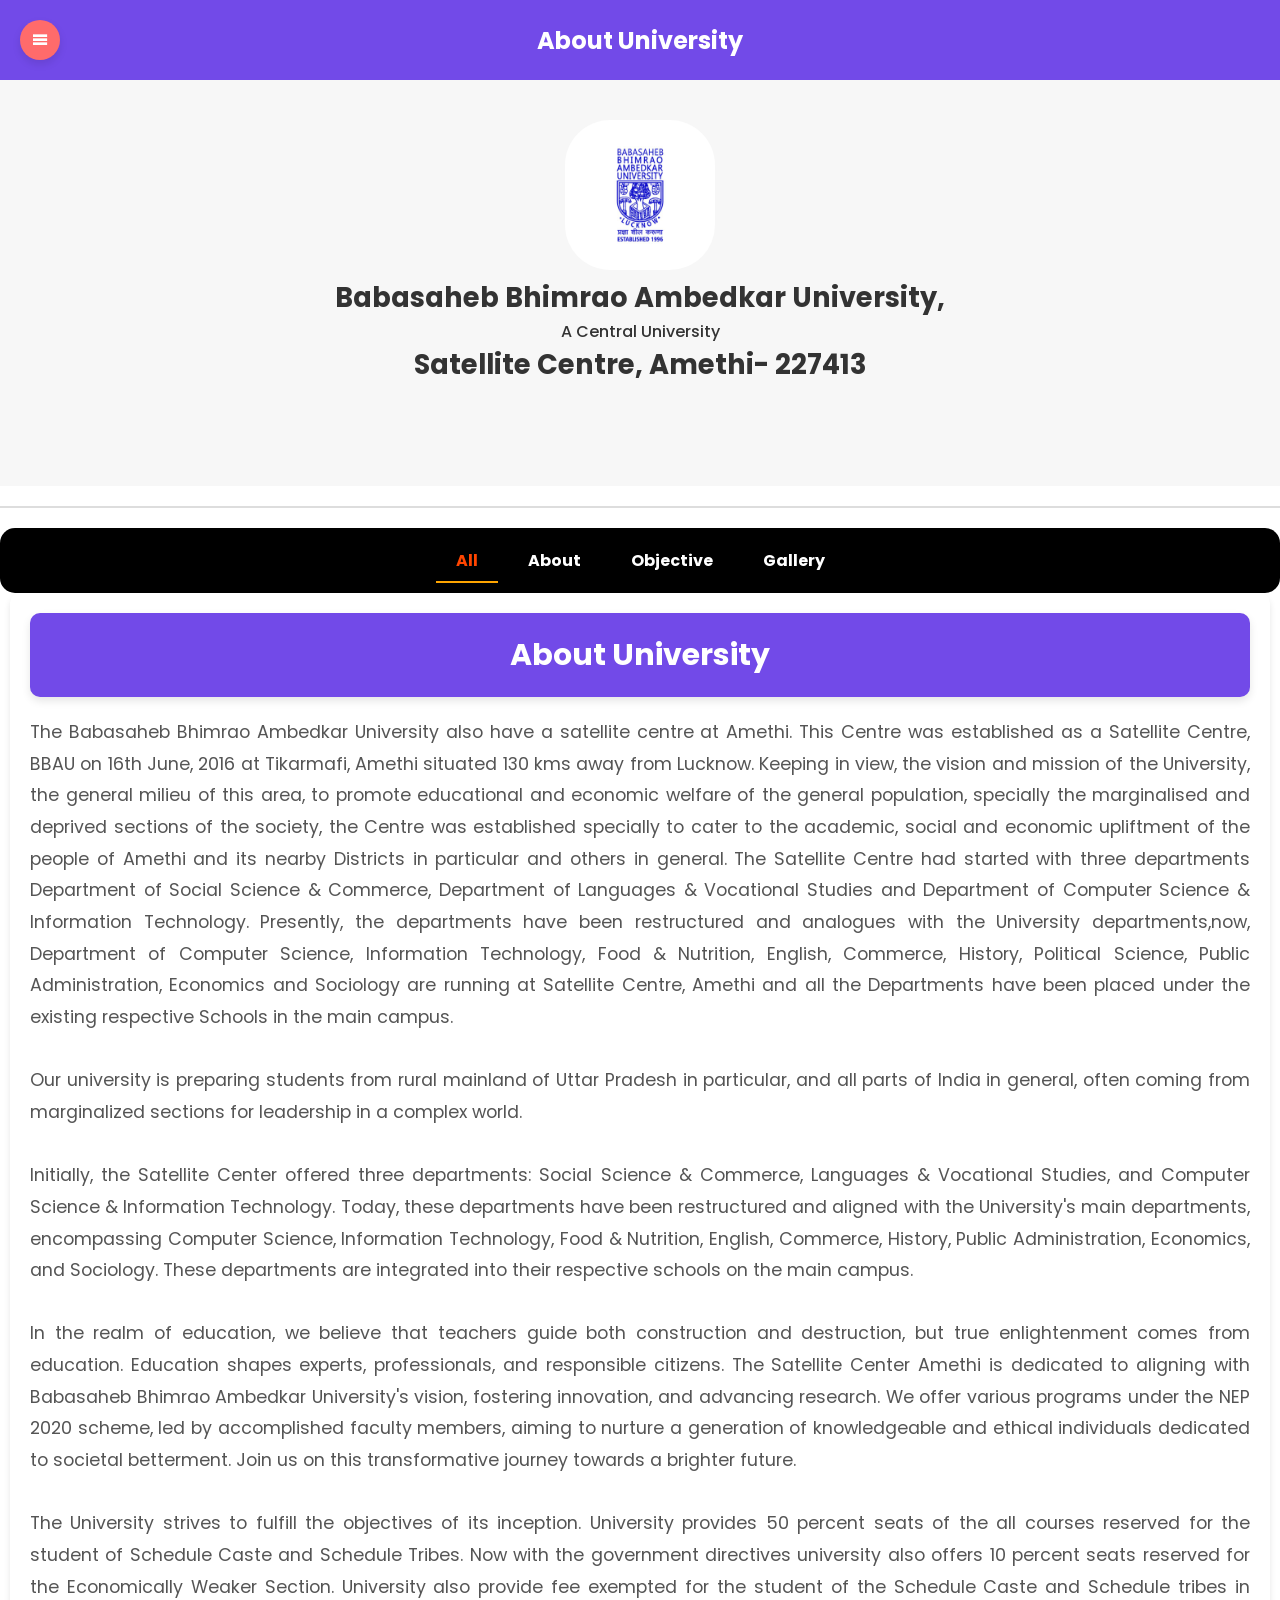
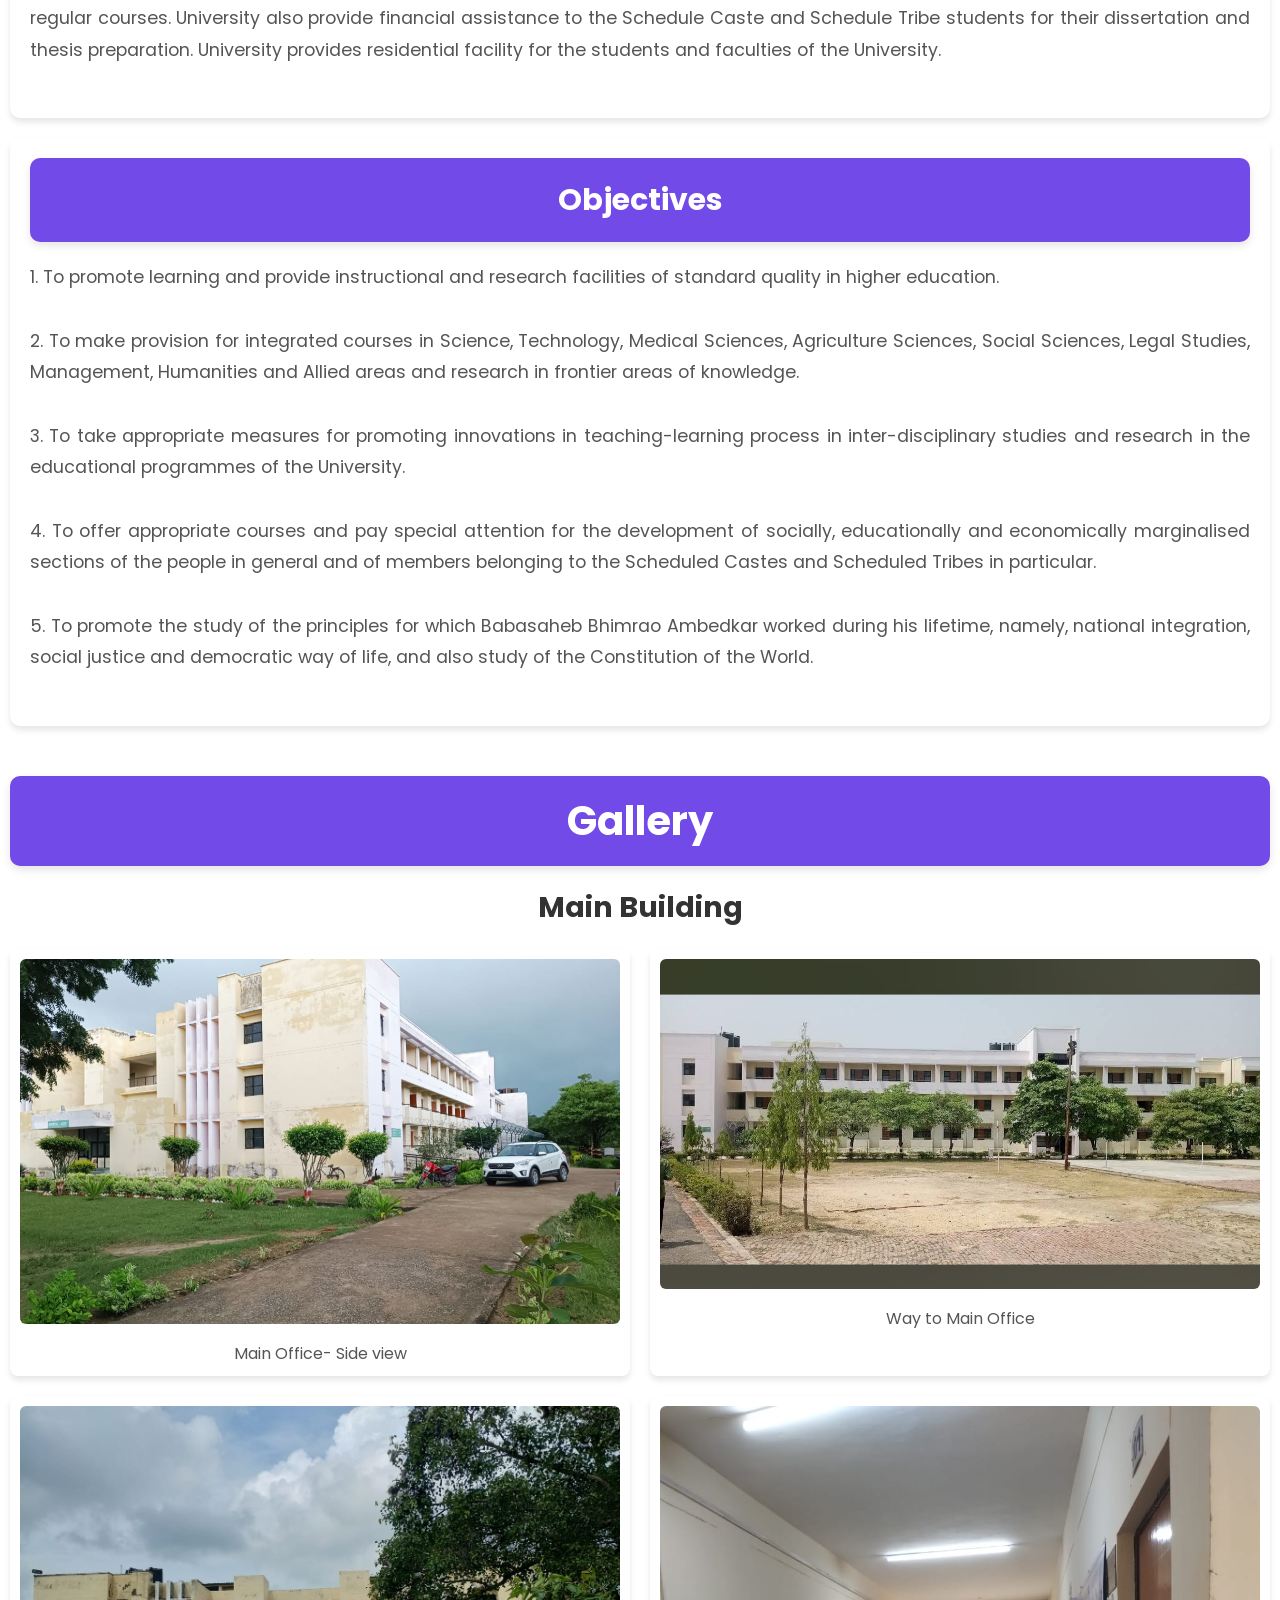
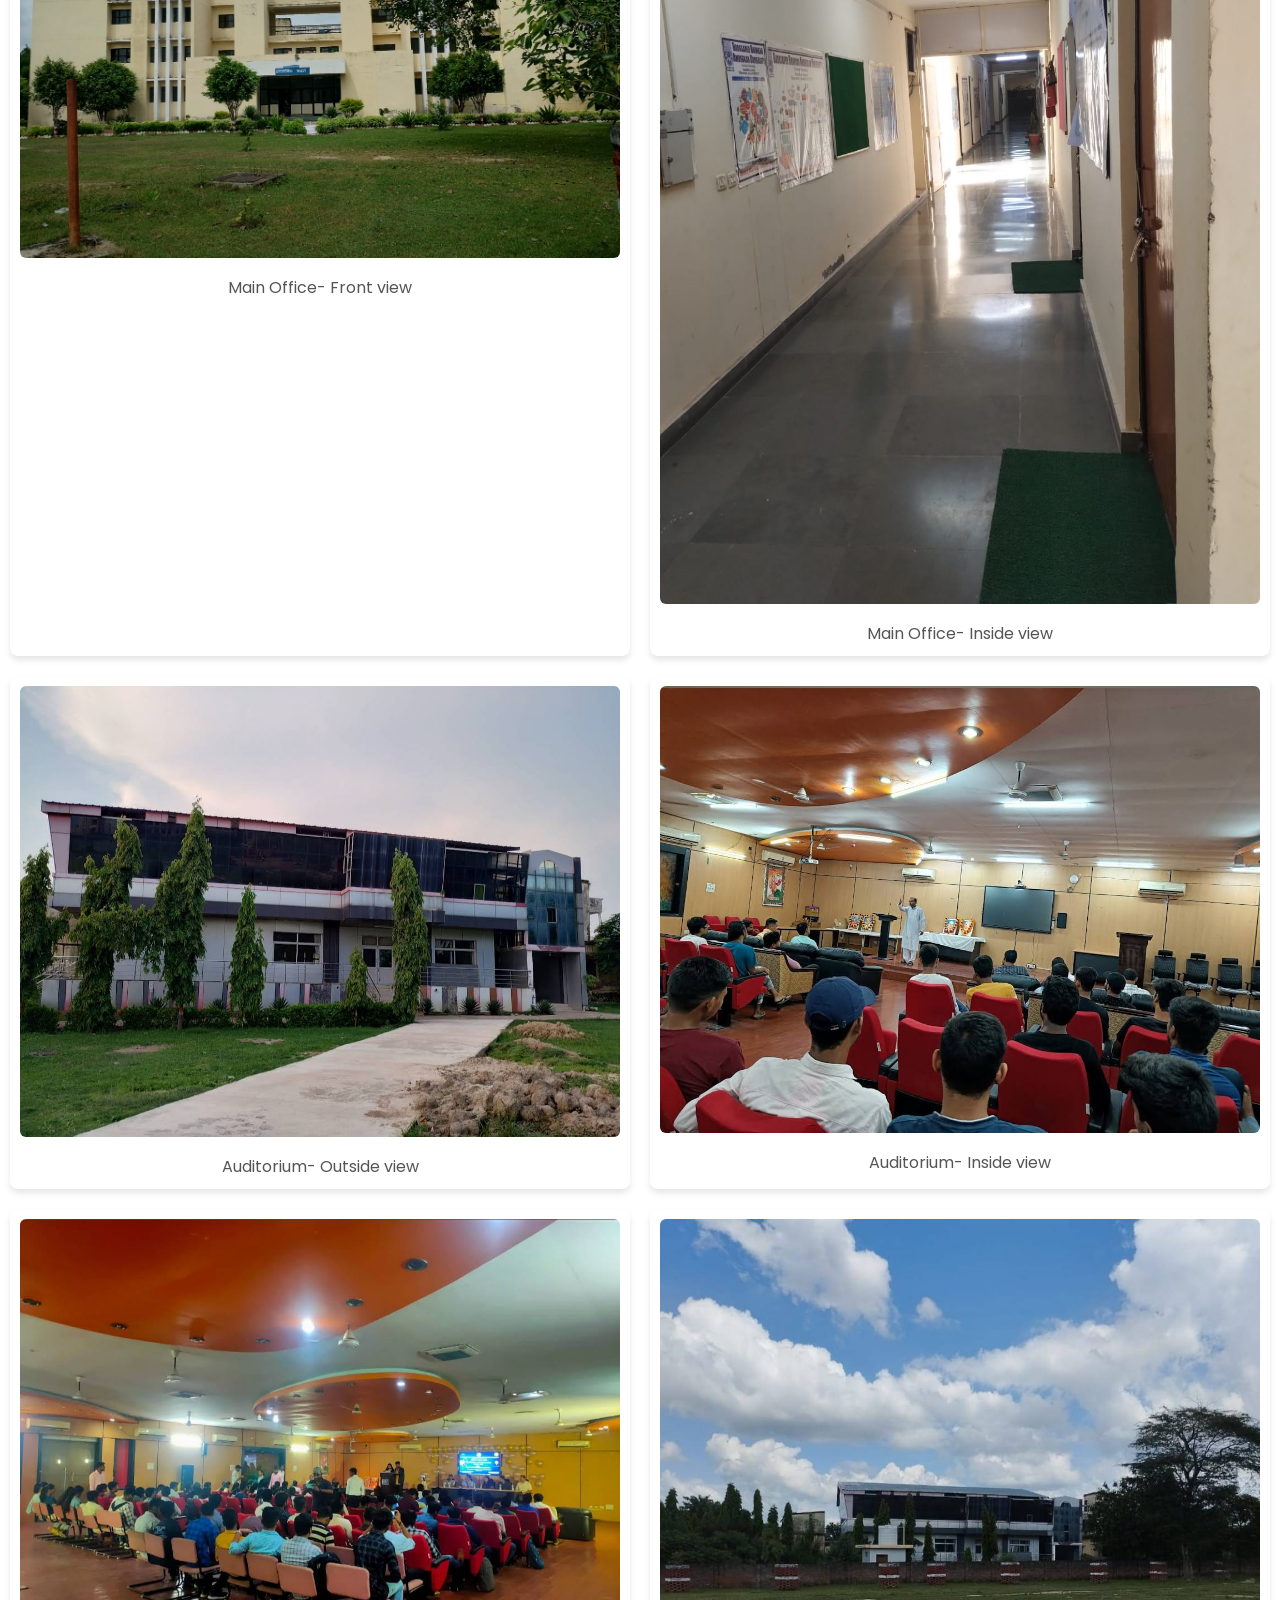
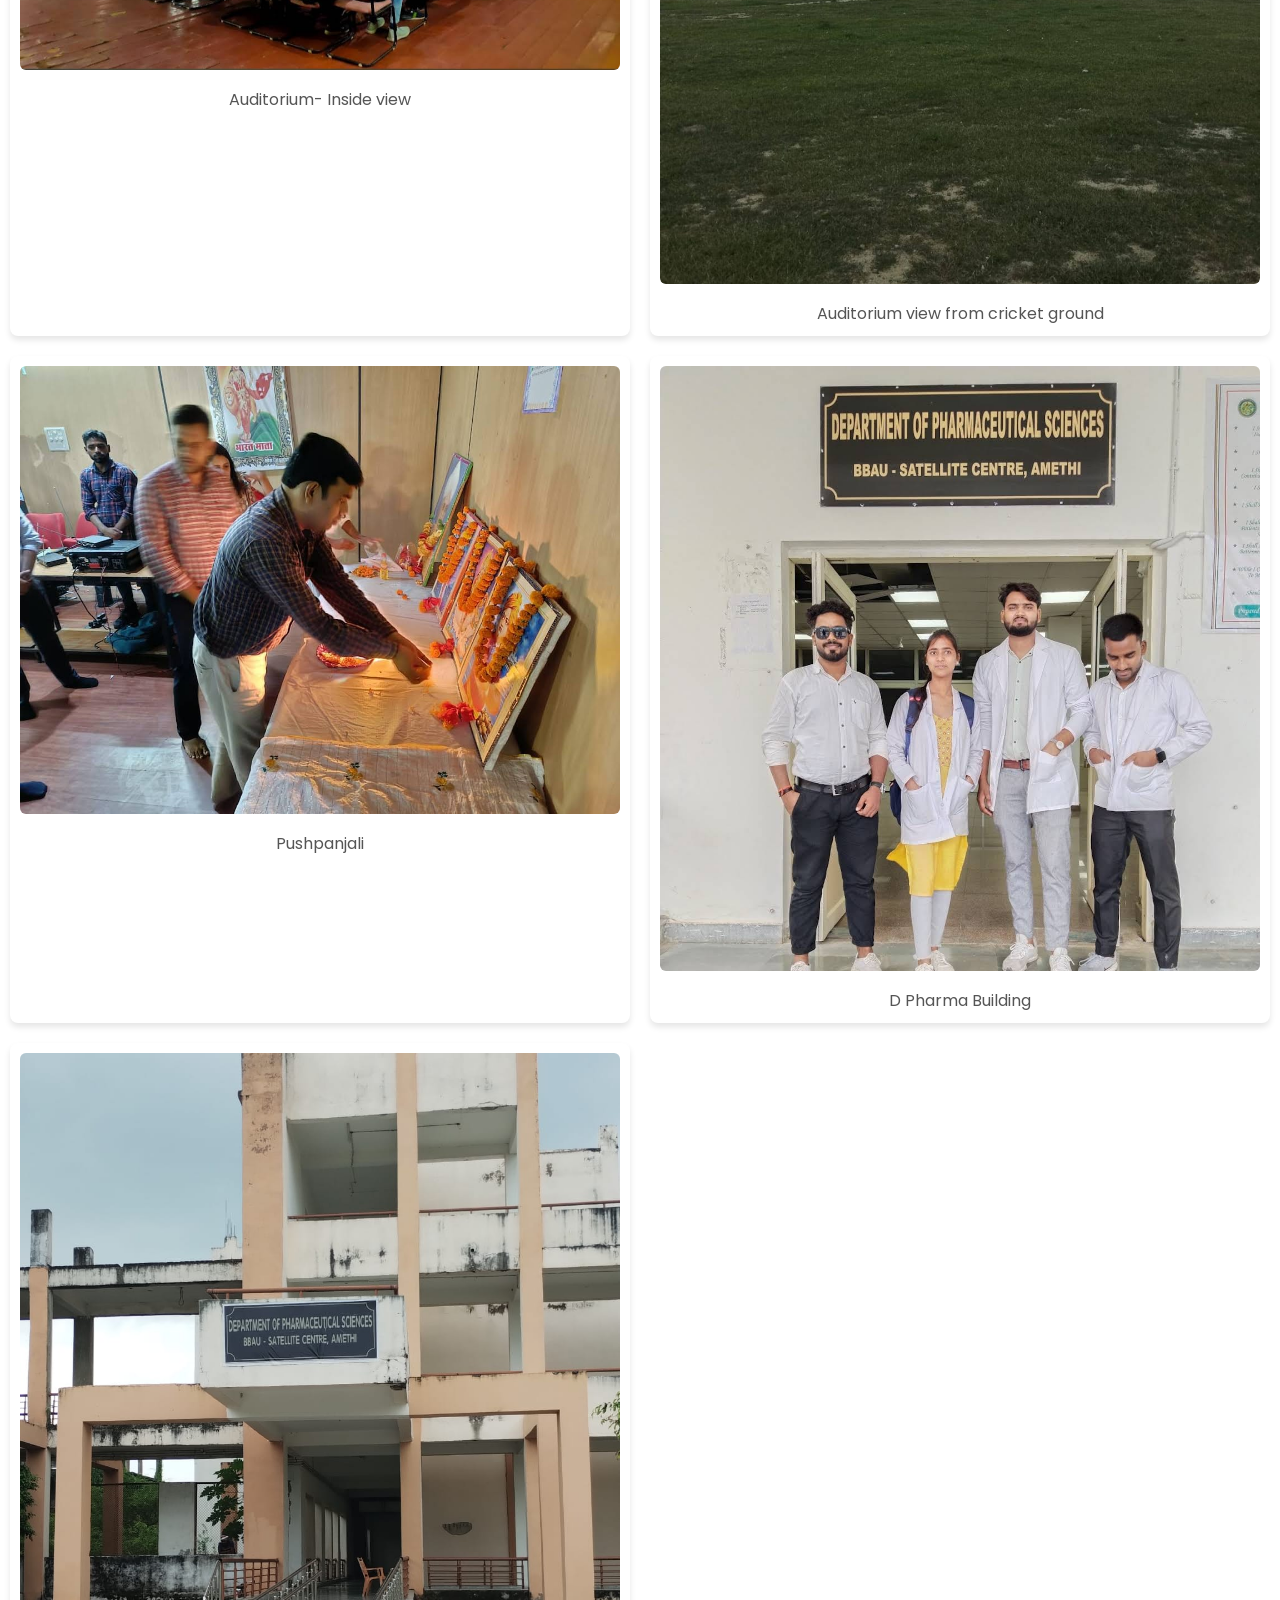
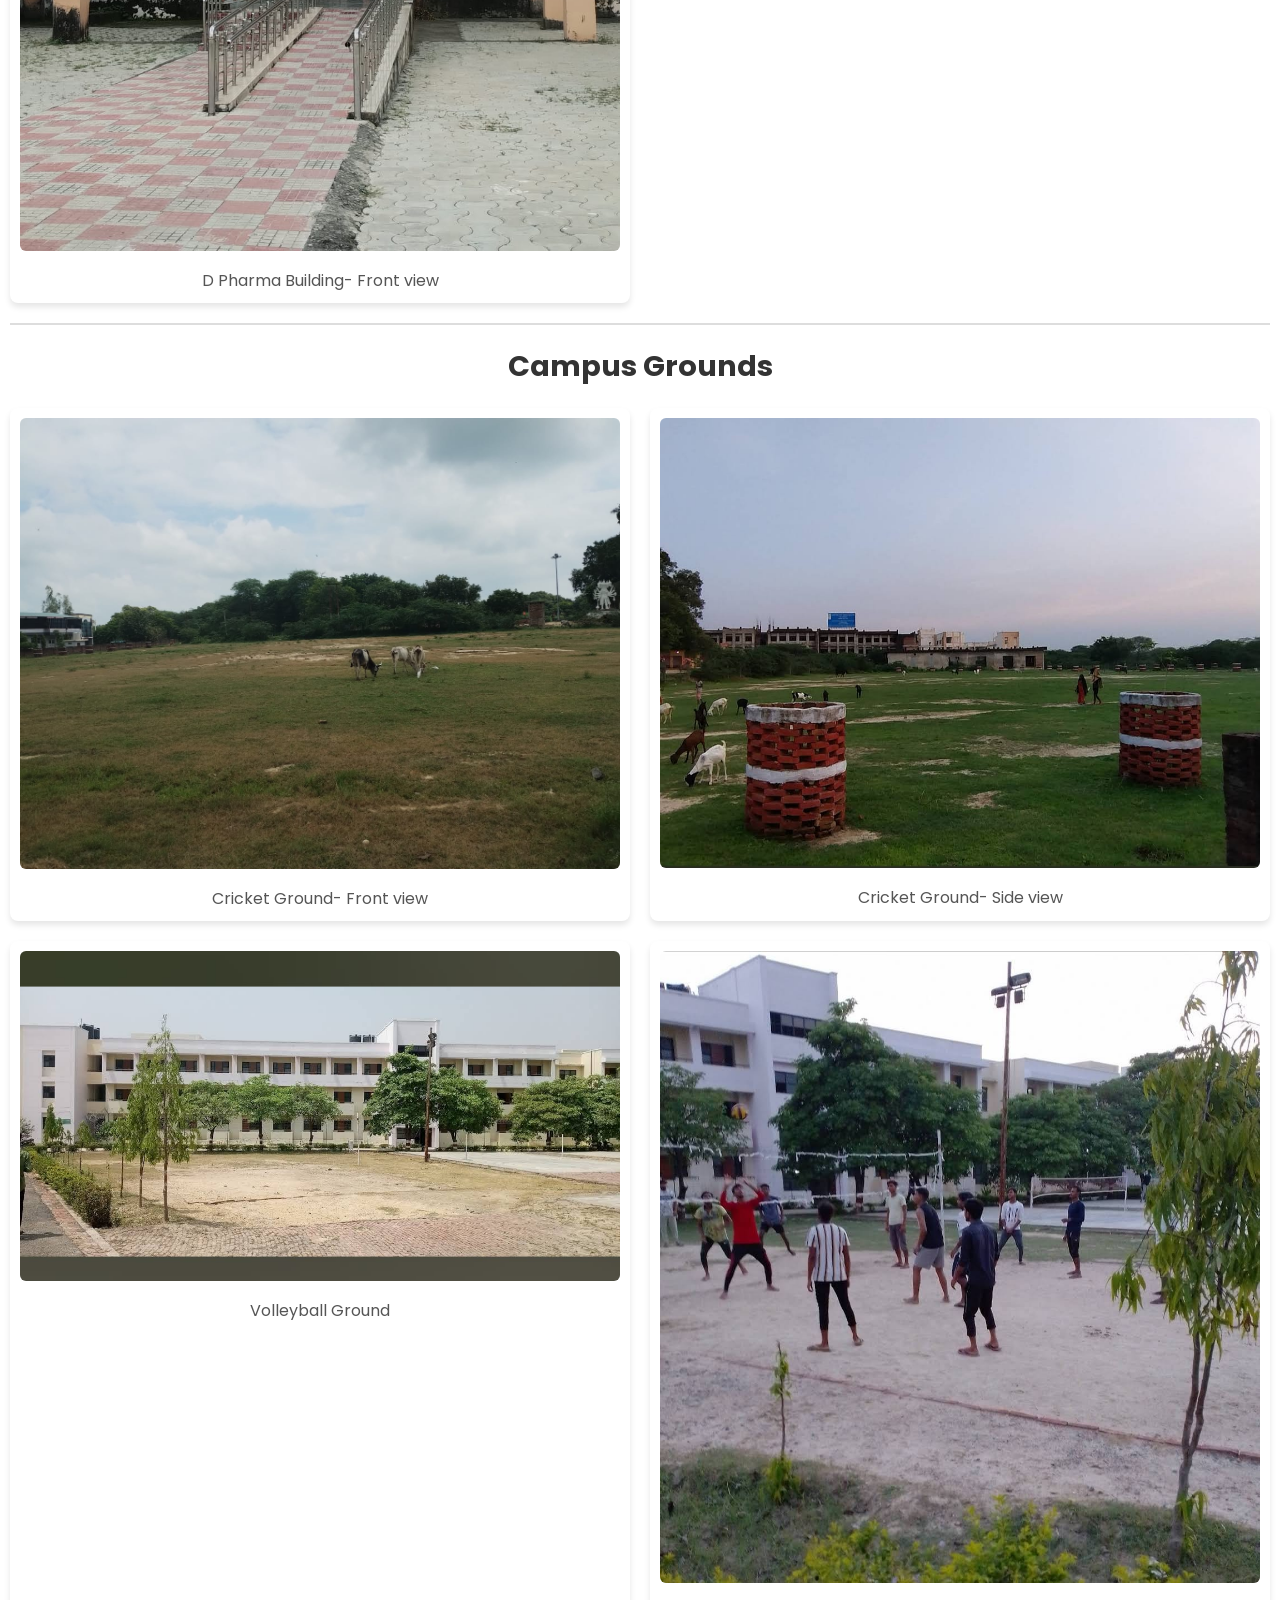
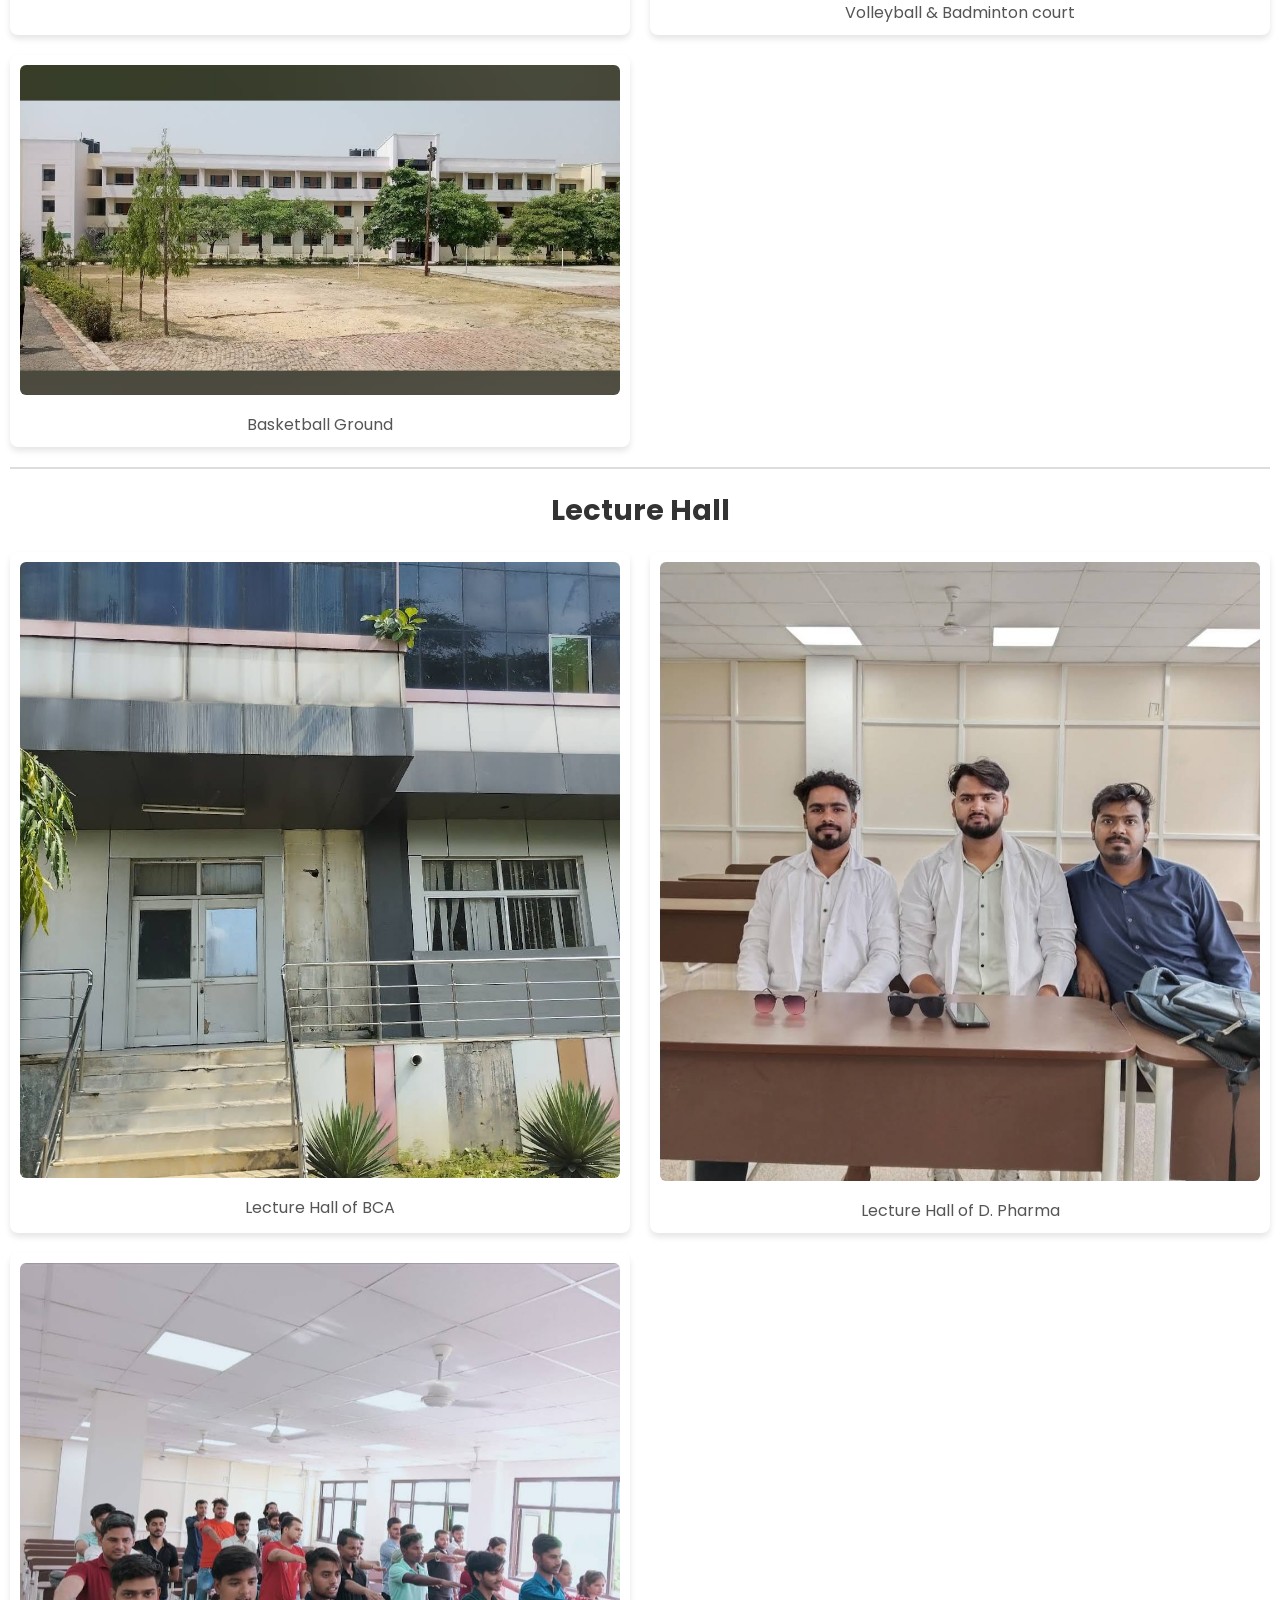
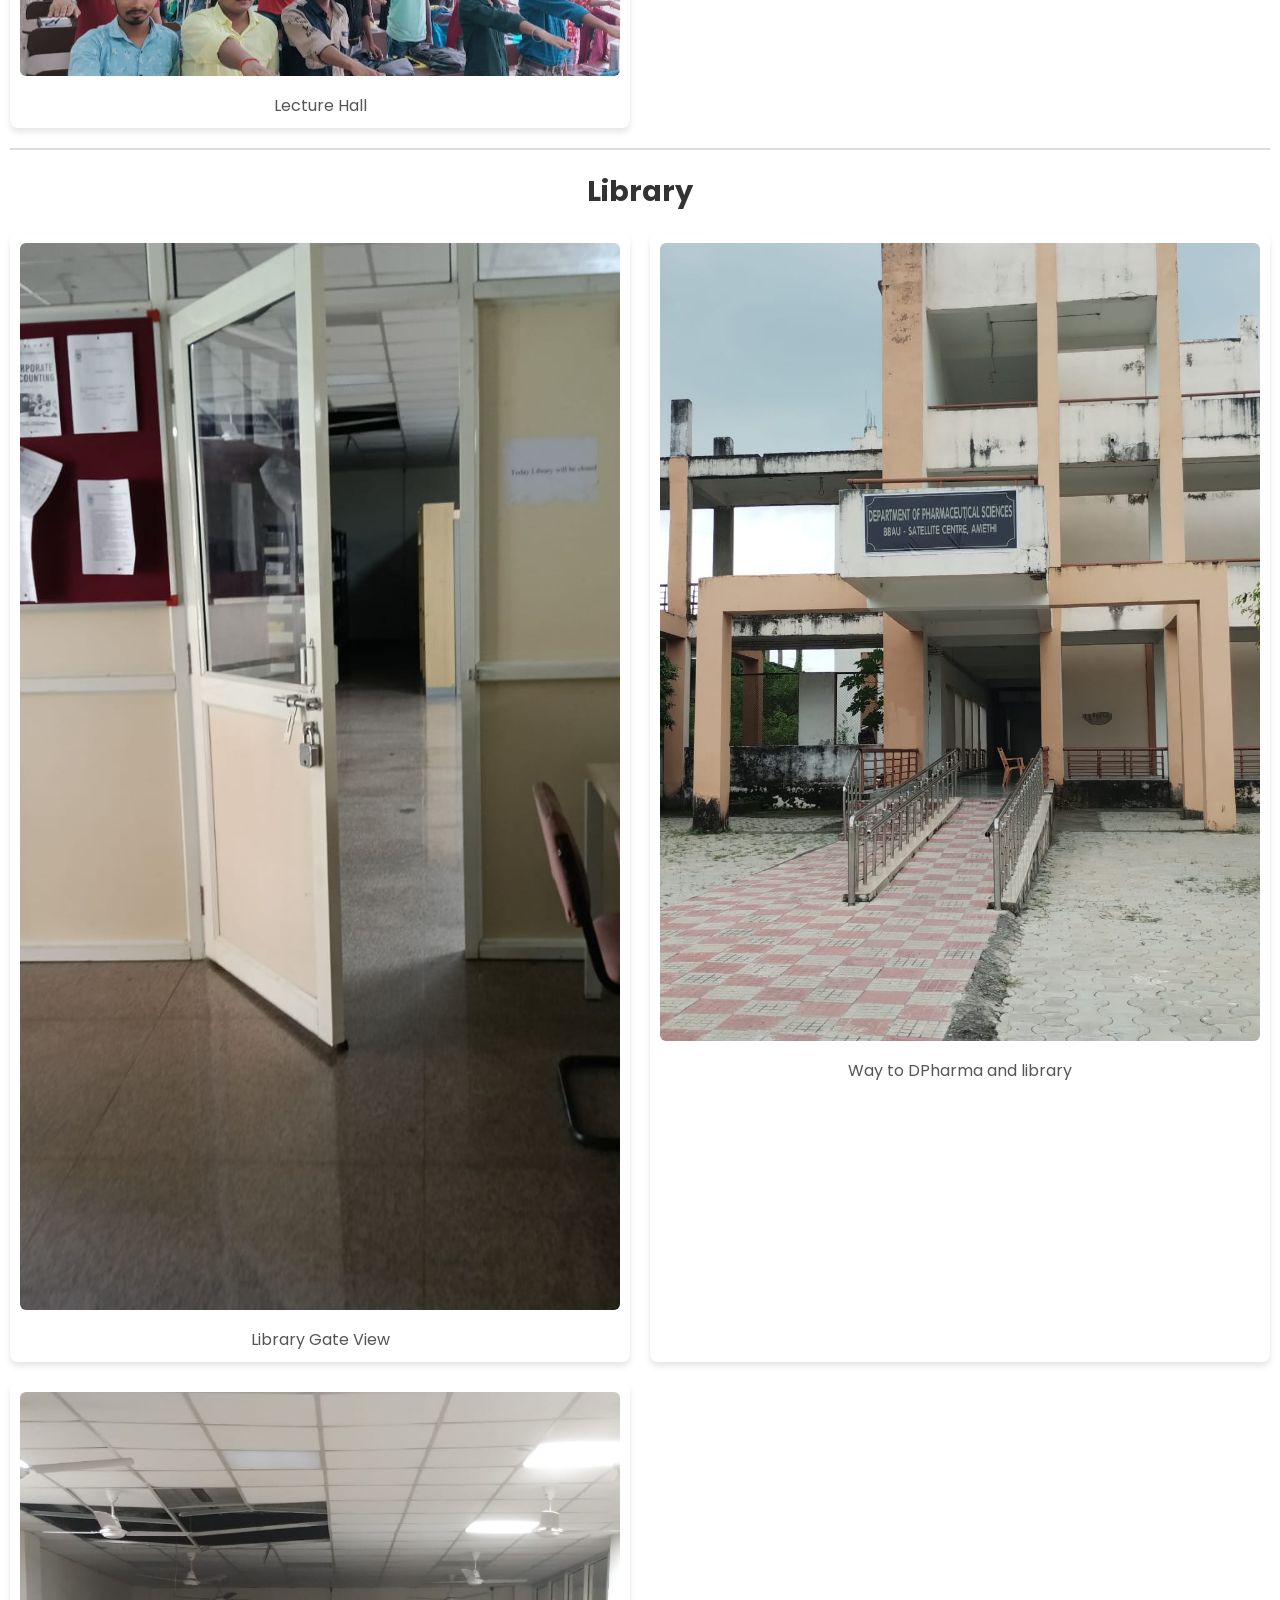
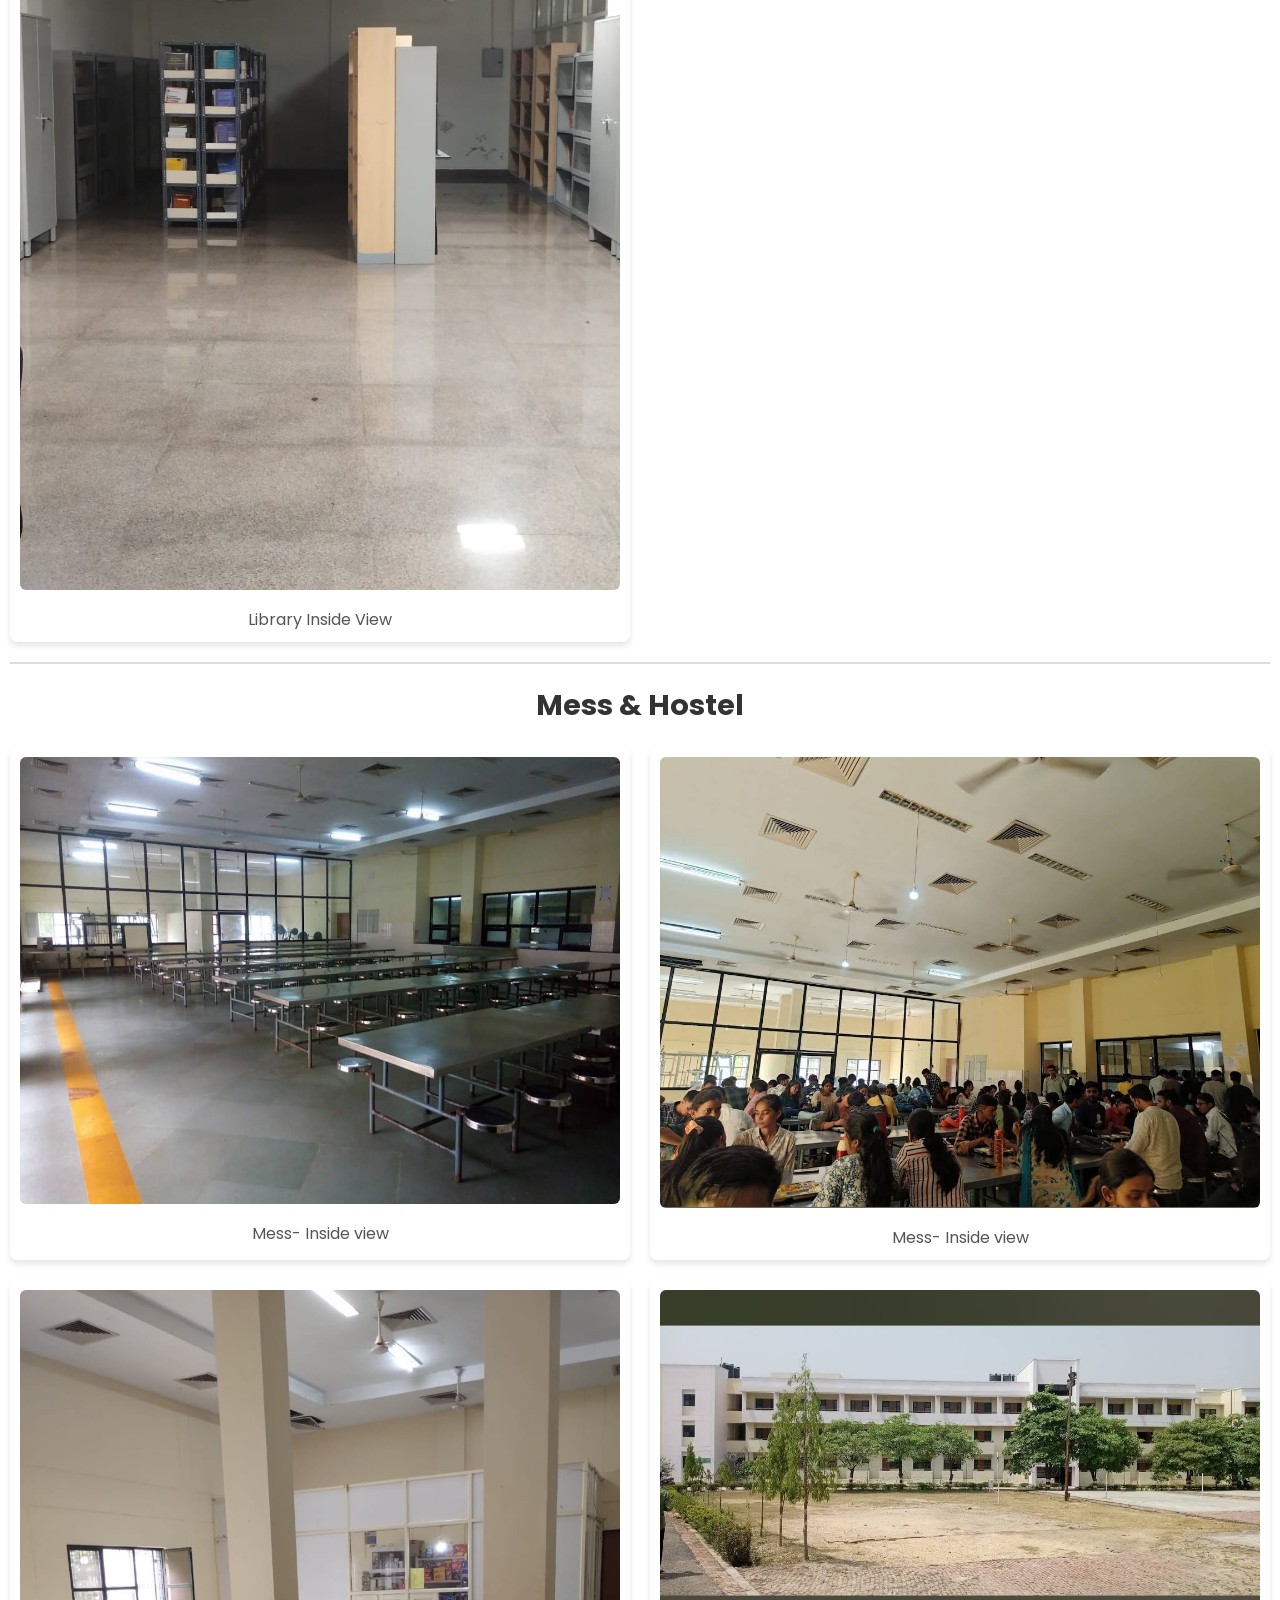
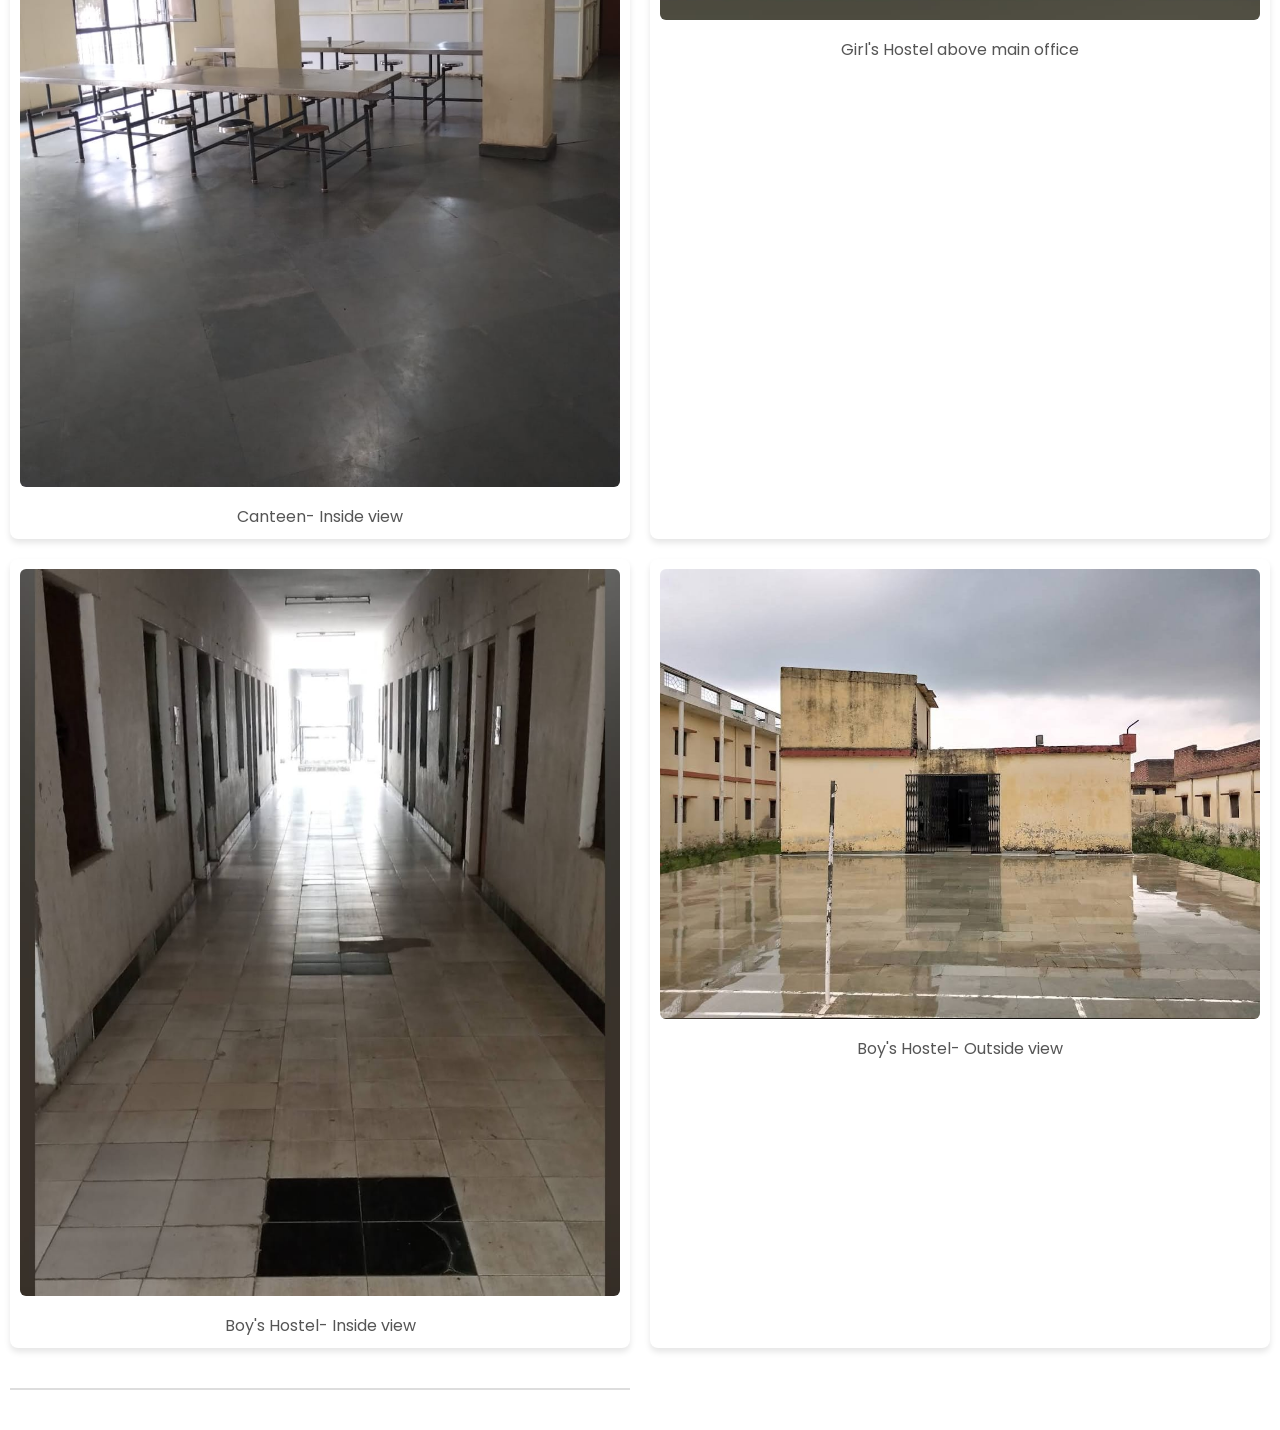
<file: about.html>
<!DOCTYPE html>
<html lang="en">
  <head>
    <meta charset="UTF-8" />
    <meta name="viewport" content="width=device-width, initial-scale=1.0" />
    <title>About College</title>
    <link rel="icon" type="image/png" href="images/appicon2.png" />
    <link rel="stylesheet" href="style.css" />
    <link
      rel="stylesheet"
      href="https://fonts.googleapis.com/css2?family=Material+Symbols+Outlined:opsz,wght,FILL,GRAD@48,400,0,0"
    />
    <link
      href="https://unpkg.com/boxicons@2.1.4/css/boxicons.min.css"
      rel="stylesheet"
    />
  </head>
  <body>
    <header class="header">
      <div class="navbar" id="navMenu">
        <a href="features.html">App Features</a>
        <a href="Chatbot.html">Chatbot</a>
        <a href="list.html">List of Qs</a>
        <a href="courseinfo.html">Course Info</a>
        <a href="facultyinfo.html">Faculty Info</a>
        <a href="map.html">Campus Map</a>
        <a href="contact.html">ContactUs</a>
      </div>

      <div class="nav-menu-btn">
        <i
          id="Menu"
          class="bx bx-menu"
          onclick="myMenuFunction()"
          title="Menu"
        ></i>
        <i id="Cross" class="bx bxs-x-circle" title="Close"></i>
      </div>
      <h2>About University</h2>
    </header>

    <main class="about-container">
      <div class="logo-section">
        <img src="images/bbau-logo.jpg" alt="BBAU Logo" class="college-logo" />
        <h1 class="college-name">
          Babasaheb Bhimrao Ambedkar University,<br />
        </h1>
        <h2 class="college-Q">A Central University <br /></h2>
        <h1 class="college-name">Satellite Centre, Amethi- 227413</h1>
      </div>
    </main>
    <div class="divider"></div>

    <div class="tabs-section">
      <div class="tabs">
        <button class="tab-button active" onclick="showContent('all')">
          All
        </button>
        <button class="tab-button" onclick="showContent('about')">About</button>
        <button class="tab-button" onclick="showContent('objective')">
          Objective
        </button>
        <button class="tab-button" onclick="showContent('gallery')">
          Gallery
        </button>
      </div>
    </div>

    <div id="all-section" class="content-section">
      <div class="about-content">
        <div class="about-university">
          <h2>About University</h2>
          <p>
            The Babasaheb Bhimrao Ambedkar University also have a satellite
            centre at Amethi. This Centre was established as a Satellite Centre,
            BBAU on 16th June, 2016 at Tikarmafi, Amethi situated 130 kms away
            from Lucknow. Keeping in view, the vision and mission of the
            University, the general milieu of this area, to promote educational
            and economic welfare of the general population, specially the
            marginalised and deprived sections of the society, the Centre was
            established specially to cater to the academic, social and economic
            upliftment of the people of Amethi and its nearby Districts in
            particular and others in general. The Satellite Centre had started
            with three departments Department of Social Science &amp; Commerce,
            Department of Languages &amp; Vocational Studies and Department of
            Computer Science &amp; Information Technology. Presently, the
            departments have been restructured and analogues with the University
            departments,now, Department of Computer Science, Information
            Technology, Food &amp; Nutrition, English, Commerce, History,
            Political Science, Public Administration, Economics and Sociology
            are running at Satellite Centre, Amethi and all the Departments have
            been placed under the existing respective Schools in the main
            campus. <br />
            <br />
          </p>
          <p>
            Our university is preparing students from rural mainland of Uttar
            Pradesh in particular, and all parts of India in general, often
            coming from marginalized sections for leadership in a complex world.
            <br />
            <br />
          </p>
          <p>
            Initially, the Satellite Center offered three departments: Social
            Science &amp; Commerce, Languages &amp; Vocational Studies, and
            Computer Science &amp; Information Technology. Today, these
            departments have been restructured and aligned with the University's
            main departments, encompassing Computer Science, Information
            Technology, Food &amp; Nutrition, English, Commerce, History, Public
            Administration, Economics, and Sociology. These departments are
            integrated into their respective schools on the main campus. <br />
            <br />
          </p>
          <p>
            In the realm of education, we believe that teachers guide both
            construction and destruction, but true enlightenment comes from
            education. Education shapes experts, professionals, and responsible
            citizens. The Satellite Center Amethi is dedicated to aligning with
            Babasaheb Bhimrao Ambedkar University's vision, fostering
            innovation, and advancing research. We offer various programs under
            the NEP 2020 scheme, led by accomplished faculty members, aiming to
            nurture a generation of knowledgeable and ethical individuals
            dedicated to societal betterment. Join us on this transformative
            journey towards a brighter future. <br />
            <br />
          </p>
          <p>
            The University strives to fulfill the objectives of its inception.
            University provides 50 percent seats of the all courses reserved for
            the student of Schedule Caste and Schedule Tribes. Now with the
            government directives university also offers 10 percent seats
            reserved for the Economically Weaker Section. University also
            provide fee exempted for the student of the Schedule Caste and
            Schedule tribes in regular courses. University also provide
            financial assistance to the Schedule Caste and Schedule Tribe
            students for their dissertation and thesis preparation. University
            provides residential facility for the students and faculties of the
            University. <br />
            <br />
          </p>
        </div>
      </div>

      <div class="objectives-section">
        <h2>Objectives</h2>
        <p>
          1. To promote learning and provide instructional and research
          facilities of standard quality in higher education. <br />
          <br />
        </p>
        <p>
          2. To make provision for integrated courses in Science, Technology,
          Medical Sciences, Agriculture Sciences, Social Sciences, Legal
          Studies, Management, Humanities and Allied areas and research in
          frontier areas of knowledge. <br />
          <br />
        </p>
        <p>
          3. To take appropriate measures for promoting innovations in
          teaching-learning process in inter-disciplinary studies and research
          in the educational programmes of the University. <br />
          <br />
        </p>
        <p>
          4. To offer appropriate courses and pay special attention for the
          development of socially, educationally and economically marginalised
          sections of the people in general and of members belonging to the
          Scheduled Castes and Scheduled Tribes in particular. <br />
          <br />
        </p>
        <p>
          5. To promote the study of the principles for which Babasaheb Bhimrao
          Ambedkar worked during his lifetime, namely, national integration,
          social justice and democratic way of life, and also study of the
          Constitution of the World. <br />
          <br />
        </p>
      </div>

      <div class="gallery-section">
        <h2>Gallery</h2>
        <div class="gallery-category">
          <h3>Main Building</h3>
          <div class="gallery">
            <div class="gallery-item">
              <img src="images/mainoffice.png" alt="Main Building" />
              <div class="image-description">Main Office- Side view</div>
            </div>
            <div class="gallery-item">
              <img src="images/mb.jpg" alt="Main Building" />
              <div class="image-description">Way to Main Office</div>
            </div>
            <div class="gallery-item">
              <img src="images/mo-fv.jpg" alt="Main Building" />
              <div class="image-description">Main Office- Front view</div>
            </div>
            <div class="gallery-item">
              <img src="images/mo-iv.jpg" alt="Main Building" />
              <div class="image-description">Main Office- Inside view</div>
            </div>
            <div class="gallery-item">
              <img src="images/auditorium.jpg" alt="Main Building" />
              <div class="image-description">Auditorium- Outside view</div>
            </div>
            <div class="gallery-item">
              <img src="images/audin.jpg" alt="Main Building" />
              <div class="image-description">Auditorium- Inside view</div>
            </div>
            <div class="gallery-item">
              <img src="images/auditin.jpg" alt="Main Building" />
              <div class="image-description">Auditorium- Inside view</div>
            </div>
            <div class="gallery-item">
              <img src="images/audfc.jpg" alt="Main Building" />
              <div class="image-description">
                Auditorium view from cricket ground
              </div>
            </div>
            <div class="gallery-item">
              <img src="images/pushpanjali.jpg" alt="Main Building" />
              <div class="image-description">Pushpanjali</div>
            </div>
            <div class="gallery-item">
              <img src="images/Dph.jpg" alt="Main Building" />
              <div class="image-description">D Pharma Building</div>
            </div>
            <div class="gallery-item">
              <img src="images/dph-fv.jpg" alt="Main Building" />
              <div class="image-description">D Pharma Building- Front view</div>
            </div>
          </div>
        </div>
        <div class="divider"></div>

        <div class="gallery-category">
          <h3>Campus Grounds</h3>
          <div class="gallery">
            <div class="gallery-item">
              <img src="images/cg-fv.jpg" alt="Campus Grounds" />
              <div class="image-description">Cricket Ground- Front view</div>
            </div>
            <div class="gallery-item">
              <img src="images/cg.jpg" alt="Campus Grounds" />
              <div class="image-description">Cricket Ground- Side view</div>
            </div>
            <div class="gallery-item">
              <img src="images/mb.jpg" alt="Campus Grounds" />
              <div class="image-description">Volleyball Ground</div>
            </div>
            <div class="gallery-item">
              <img src="images/vg2.jpg" alt="Campus Grounds" />
              <div class="image-description">
                Volleyball &amp; Badminton court
              </div>
            </div>
            <div class="gallery-item">
              <img src="images/mb.jpg" alt="Campus Grounds" />
              <div class="image-description">Basketball Ground</div>
            </div>
          </div>
        </div>
        <div class="divider"></div>

        <div class="gallery-category">
          <h3>Lecture Hall</h3>
          <div class="gallery">
            <div class="gallery-item">
              <img src="images/bca.jpg" alt="Lecture Hall" />
              <div class="image-description">Lecture Hall of BCA</div>
            </div>
            <div class="gallery-item">
              <img src="images/ldp.jpg" alt="Lecture Hall" />
              <div class="image-description">Lecture Hall of D. Pharma</div>
            </div>
            <div class="gallery-item">
              <img src="images/ldph.jpg" alt="Lecture Hall" />
              <div class="image-description">Lecture Hall</div>
            </div>
          </div>
        </div>
        <div class="divider"></div>

        <div class="gallery-category">
          <h3>Library</h3>
          <div class="gallery">
            <div class="gallery-item">
              <img src="images/libraryoutside.jpg" alt="Library" />
              <div class="image-description">Library Gate View</div>
            </div>
            <div class="gallery-item">
              <img src="images/dph-fv.jpg" alt="Library" />
              <div class="image-description">Way to DPharma and library</div>
            </div>
            <div class="gallery-item">
              <img src="images/libraryinside.jpg" alt="Library" />
              <div class="image-description">Library Inside View</div>
            </div>
          </div>
        </div>
        <div class="divider"></div>

        <div class="gallery-category">
          <h3>Mess &amp; Hostel</h3>
          <div class="gallery">
            <div class="gallery-item">
              <img src="images/messin.jpg" alt="Hostel" />
              <div class="image-description">Mess- Inside view</div>
            </div>
            <div class="gallery-item">
              <img src="images/mess.jpg" alt="Hostel" />
              <div class="image-description">Mess- Inside view</div>
            </div>
            <div class="gallery-item">
              <img src="images/c-fv.jpg" alt="Hostel" />
              <div class="image-description">Canteen- Inside view</div>
            </div>
            <div class="gallery-item">
              <img src="images/mb.jpg" alt="Hostel" />
              <div class="image-description">
                Girl's Hostel above main office
              </div>
            </div>
            <div class="gallery-item">
              <img src="images/boyshostel.jpg" alt="Hostel" />
              <div class="image-description">Boy's Hostel- Inside view</div>
            </div>
            <div class="gallery-item">
              <img src="images/bh.jpg" alt="Hostel" />
              <div class="image-description">Boy's Hostel- Outside view</div>
            </div>
            <div class="divider"></div>
          </div>
        </div>
      </div>
    </div>

    <div id="about-section" class="content-section" style="display: none">
      <div class="about-content">
        <div class="about-university">
          <h2>About University</h2>
          <p>
            The Babasaheb Bhimrao Ambedkar University also have a satellite
            centre at Amethi. This Centre was established as a Satellite Centre,
            BBAU on 16th June, 2016 at Tikarmafi, Amethi situated 130 kms away
            from Lucknow. Keeping in view, the vision and mission of the
            University, the general milieu of this area, to promote educational
            and economic welfare of the general population, specially the
            marginalised and deprived sections of the society, the Centre was
            established specially to cater to the academic, social and economic
            upliftment of the people of Amethi and its nearby Districts in
            particular and others in general. The Satellite Centre had started
            with three departments Department of Social Science &amp; Commerce,
            Department of Languages &amp; Vocational Studies and Department of
            Computer Science &amp; Information Technology. Presently, the
            departments have been restructured and analogues with the University
            departments,now, Department of Computer Science, Information
            Technology, Food &amp; Nutrition, English, Commerce, History,
            Political Science, Public Administration, Economics and Sociology
            are running at Satellite Centre, Amethi and all the Departments have
            been placed under the existing respective Schools in the main
            campus. <br />
            <br />
          </p>
          <p>
            Our university is preparing students from rural mainland of Uttar
            Pradesh in particular, and all parts of India in general, often
            coming from marginalized sections for leadership in a complex world.
            <br />
            <br />
          </p>
          <p>
            Initially, the Satellite Center offered three departments: Social
            Science &amp; Commerce, Languages &amp; Vocational Studies, and
            Computer Science &amp; Information Technology. Today, these
            departments have been restructured and aligned with the University's
            main departments, encompassing Computer Science, Information
            Technology, Food &amp; Nutrition, English, Commerce, History, Public
            Administration, Economics, and Sociology. These departments are
            integrated into their respective schools on the main campus. <br />
            <br />
          </p>
          <p>
            In the realm of education, we believe that teachers guide both
            construction and destruction, but true enlightenment comes from
            education. Education shapes experts, professionals, and responsible
            citizens. The Satellite Center Amethi is dedicated to aligning with
            Babasaheb Bhimrao Ambedkar University's vision, fostering
            innovation, and advancing research. We offer various programs under
            the NEP 2020 scheme, led by accomplished faculty members, aiming to
            nurture a generation of knowledgeable and ethical individuals
            dedicated to societal betterment. Join us on this transformative
            journey towards a brighter future. <br />
            <br />
          </p>
          <p>
            The University strives to fulfill the objectives of its inception.
            University provides 50 percent seats of the all courses reserved for
            the student of Schedule Caste and Schedule Tribes. Now with the
            government directives university also offers 10 percent seats
            reserved for the Economically Weaker Section. University also
            provide fee exempted for the student of the Schedule Caste and
            Schedule tribes in regular courses. University also provide
            financial assistance to the Schedule Caste and Schedule Tribe
            students for their dissertation and thesis preparation. University
            provides residential facility for the students and faculties of the
            University. <br />
            <br />
          </p>
        </div>
      </div>
    </div>

    <div id="objective-section" class="content-section" style="display: none">
      <div class="objectives-section">
        <h2>Objectives</h2>
        <p>
          1. To promote learning and provide instructional and research
          facilities of standard quality in higher education. <br />
          <br />
        </p>
        <p>
          2. To make provision for integrated courses in Science, Technology,
          Medical Sciences, Agriculture Sciences, Social Sciences, Legal
          Studies, Management, Humanities and Allied areas and research in
          frontier areas of knowledge. <br />
          <br />
        </p>
        <p>
          3. To take appropriate measures for promoting innovations in
          teaching-learning process in inter-disciplinary studies and research
          in the educational programmes of the University. <br />
          <br />
        </p>
        <p>
          4. To offer appropriate courses and pay special attention for the
          development of socially, educationally and economically marginalised
          sections of the people in general and of members belonging to the
          Scheduled Castes and Scheduled Tribes in particular. <br />
          <br />
        </p>
        <p>
          5. To promote the study of the principles for which Babasaheb Bhimrao
          Ambedkar worked during his lifetime, namely, national integration,
          social justice and democratic way of life, and also study of the
          Constitution of the World. <br />
          <br />
        </p>
      </div>
    </div>

    <div id="gallery-section" class="content-section" style="display: none">
      <div class="gallery-section">
        <h2>Gallery</h2>
        <div class="gallery-category">
          <h3>Main Building</h3>
          <div class="gallery">
            <div class="gallery-item">
              <img src="images/mainoffice.png" alt="Main Building" />
              <div class="image-description">Main Office- Side view</div>
            </div>
            <div class="gallery-item">
              <img src="images/mb.jpg" alt="Main Building" />
              <div class="image-description">Way to Main Office</div>
            </div>
            <div class="gallery-item">
              <img src="images/mo-fv.jpg" alt="Main Building" />
              <div class="image-description">Main Office- Front view</div>
            </div>
            <div class="gallery-item">
              <img src="images/mo-iv.jpg" alt="Main Building" />
              <div class="image-description">Main Office- Inside view</div>
            </div>
            <div class="gallery-item">
              <img src="images/auditorium.jpg" alt="Main Building" />
              <div class="image-description">Auditorium- Outside view</div>
            </div>
            <div class="gallery-item">
              <img src="images/audin.jpg" alt="Main Building" />
              <div class="image-description">Auditorium- Inside view</div>
            </div>
            <div class="gallery-item">
              <img src="images/auditin.jpg" alt="Main Building" />
              <div class="image-description">Auditorium- Inside view</div>
            </div>
            <div class="gallery-item">
              <img src="images/audfc.jpg" alt="Main Building" />
              <div class="image-description">
                Auditorium view from cricket ground
              </div>
            </div>
            <div class="gallery-item">
              <img src="images/pushpanjali.jpg" alt="Main Building" />
              <div class="image-description">Pushpanjali</div>
            </div>
            <div class="gallery-item">
              <img src="images/Dph.jpg" alt="Main Building" />
              <div class="image-description">D Pharma Building</div>
            </div>
            <div class="gallery-item">
              <img src="images/dph-fv.jpg" alt="Main Building" />
              <div class="image-description">D Pharma Building- Front view</div>
            </div>
          </div>
        </div>
        <div class="divider"></div>

        <div class="gallery-category">
          <h3>Campus Grounds</h3>
          <div class="gallery">
            <div class="gallery-item">
              <img src="images/cg-fv.jpg" alt="Campus Grounds" />
              <div class="image-description">Cricket Ground- Front view</div>
            </div>
            <div class="gallery-item">
              <img src="images/cg.jpg" alt="Campus Grounds" />
              <div class="image-description">Cricket Ground- Side view</div>
            </div>
            <div class="gallery-item">
              <img src="images/mb.jpg" alt="Campus Grounds" />
              <div class="image-description">Volleyball Ground</div>
            </div>
            <div class="gallery-item">
              <img src="images/vg2.jpg" alt="Campus Grounds" />
              <div class="image-description">
                Volleyball &amp; Badminton court
              </div>
            </div>
            <div class="gallery-item">
              <img src="images/mb.jpg" alt="Campus Grounds" />
              <div class="image-description">Basketball Ground</div>
            </div>
          </div>
        </div>
        <div class="divider"></div>

        <div class="gallery-category">
          <h3>Lecture Hall</h3>
          <div class="gallery">
            <div class="gallery-item">
              <img src="images/bca.jpg" alt="Lecture Hall" />
              <div class="image-description">Lecture Hall of BCA</div>
            </div>
            <div class="gallery-item">
              <img src="images/ldp.jpg" alt="Lecture Hall" />
              <div class="image-description">Lecture Hall of D. Pharma</div>
            </div>
            <div class="gallery-item">
              <img src="images/ldph.jpg" alt="Lecture Hall" />
              <div class="image-description">Lecture Hall</div>
            </div>
          </div>
        </div>
        <div class="divider"></div>

        <div class="gallery-category">
          <h3>Library</h3>
          <div class="gallery">
            <div class="gallery-item">
              <img src="images/libraryoutside.jpg" alt="Library" />
              <div class="image-description">Library Gate View</div>
            </div>
            <div class="gallery-item">
              <img src="images/dph-fv.jpg" alt="Library" />
              <div class="image-description">Way to DPharma and library</div>
            </div>
            <div class="gallery-item">
              <img src="images/libraryinside.jpg" alt="Library" />
              <div class="image-description">Library Inside View</div>
            </div>
          </div>
        </div>
        <div class="divider"></div>

        <div class="gallery-category">
          <h3>Mess &amp; Hostel</h3>
          <div class="gallery">
            <div class="gallery-item">
              <img src="images/messin.jpg" alt="Hostel" />
              <div class="image-description">Mess- Inside view</div>
            </div>
            <div class="gallery-item">
              <img src="images/mess.jpg" alt="Hostel" />
              <div class="image-description">Mess- Inside view</div>
            </div>
            <div class="gallery-item">
              <img src="images/c-fv.jpg" alt="Hostel" />
              <div class="image-description">Canteen- Inside view</div>
            </div>
            <div class="gallery-item">
              <img src="images/mb.jpg" alt="Hostel" />
              <div class="image-description">
                Girl's Hostel above main office
              </div>
            </div>
            <div class="gallery-item">
              <img src="images/boyshostel.jpg" alt="Hostel" />
              <div class="image-description">Boy's Hostel- Inside view</div>
            </div>
            <div class="gallery-item">
              <img src="images/bh.jpg" alt="Hostel" />
              <div class="image-description">Boy's Hostel- Outside view</div>
            </div>
            <div class="divider"></div>
          </div>
        </div>
      </div>
    </div>

    <button onclick="scrollToTop()" id="scrollTopBtn" class="scroll-top-btn">
      <i class="bx bx-up-arrow-circle"></i>
    </button>

    <script>
      function myMenuFunction() {
        var navMenu = document.getElementById("navMenu");
        var navMenuBtn = document.querySelector(".nav-menu-btn");
        var menuBtn = document.getElementById("Menu");
        var crossBtn = document.getElementById("Cross");

        if (navMenu.className === "navbar") {
          navMenu.className += " responsive";
          navMenuBtn.classList.add("active");
          menuBtn.style.display = "none";
          crossBtn.style.display = "flex";
          document.addEventListener("click", closeMenuOnClickOutside);
        } else {
          navMenu.className = "navbar";
          navMenuBtn.classList.remove("active");
          crossBtn.style.display = "none";
          menuBtn.style.display = "flex";
          document.removeEventListener("click", closeMenuOnClickOutside);
        }
      }
      function closeMenuOnClickOutside(event) {
        var navMenu = document.getElementById("navMenu");
        var navMenuBtn = document.querySelector(".nav-menu-btn");
        var menuBtn = document.getElementById("Menu");
        var crossBtn = document.getElementById("Cross");

        if (
          !navMenu.contains(event.target) &&
          !navMenuBtn.contains(event.target)
        ) {
          navMenu.className = "navbar";
          menuBtn.style.display = "flex";
          crossBtn.style.display = "none";
          document.removeEventListener("click", closeMenuOnClickOutside);
        }
      }
      document.getElementById("Cross").addEventListener("click", function () {
        var navMenu = document.getElementById("navMenu");
        var navMenuBtn = document.querySelector(".nav-menu-btn");
        var menuBtn = document.getElementById("Menu");
        var crossBtn = document.getElementById("Cross");

        navMenu.className = "navbar";
        menuBtn.style.display = "flex";
        crossBtn.style.display = "none";
        navMenuBtn.classList.remove("active");
        document.removeEventListener("click", closeMenuOnClickOutside);
      });
    </script>

    <script>
      function scrollToTop() {
        window.scrollTo({ top: 0, behavior: "smooth" });
      }

      window.onscroll = function () {
        const scrollTopBtn = document.getElementById("scrollTopBtn");
        if (
          document.body.scrollTop > 100 ||
          document.documentElement.scrollTop > 100
        ) {
          scrollTopBtn.style.display = "block";
        } else {
          scrollTopBtn.style.display = "none";
        }
      };
    </script>

    <script>
      function showContent(section) {
        const sections = document.querySelectorAll(".content-section");
        sections.forEach((sec) => sec.classList.remove("active"));

        const buttons = document.querySelectorAll(".tab-button");
        buttons.forEach((btn) => btn.classList.remove("active"));

        document.getElementById(`${section}-section`).classList.add("active");

        event.target.classList.add("active");
        document.querySelectorAll(".content-section").forEach((el) => {
          el.style.display = "none";
        });
        document.getElementById(`${section}-section`).style.display = "block";
      }
      document.getElementById("all-section").classList.add("active");
    </script>
  </body>
</html>
</file>
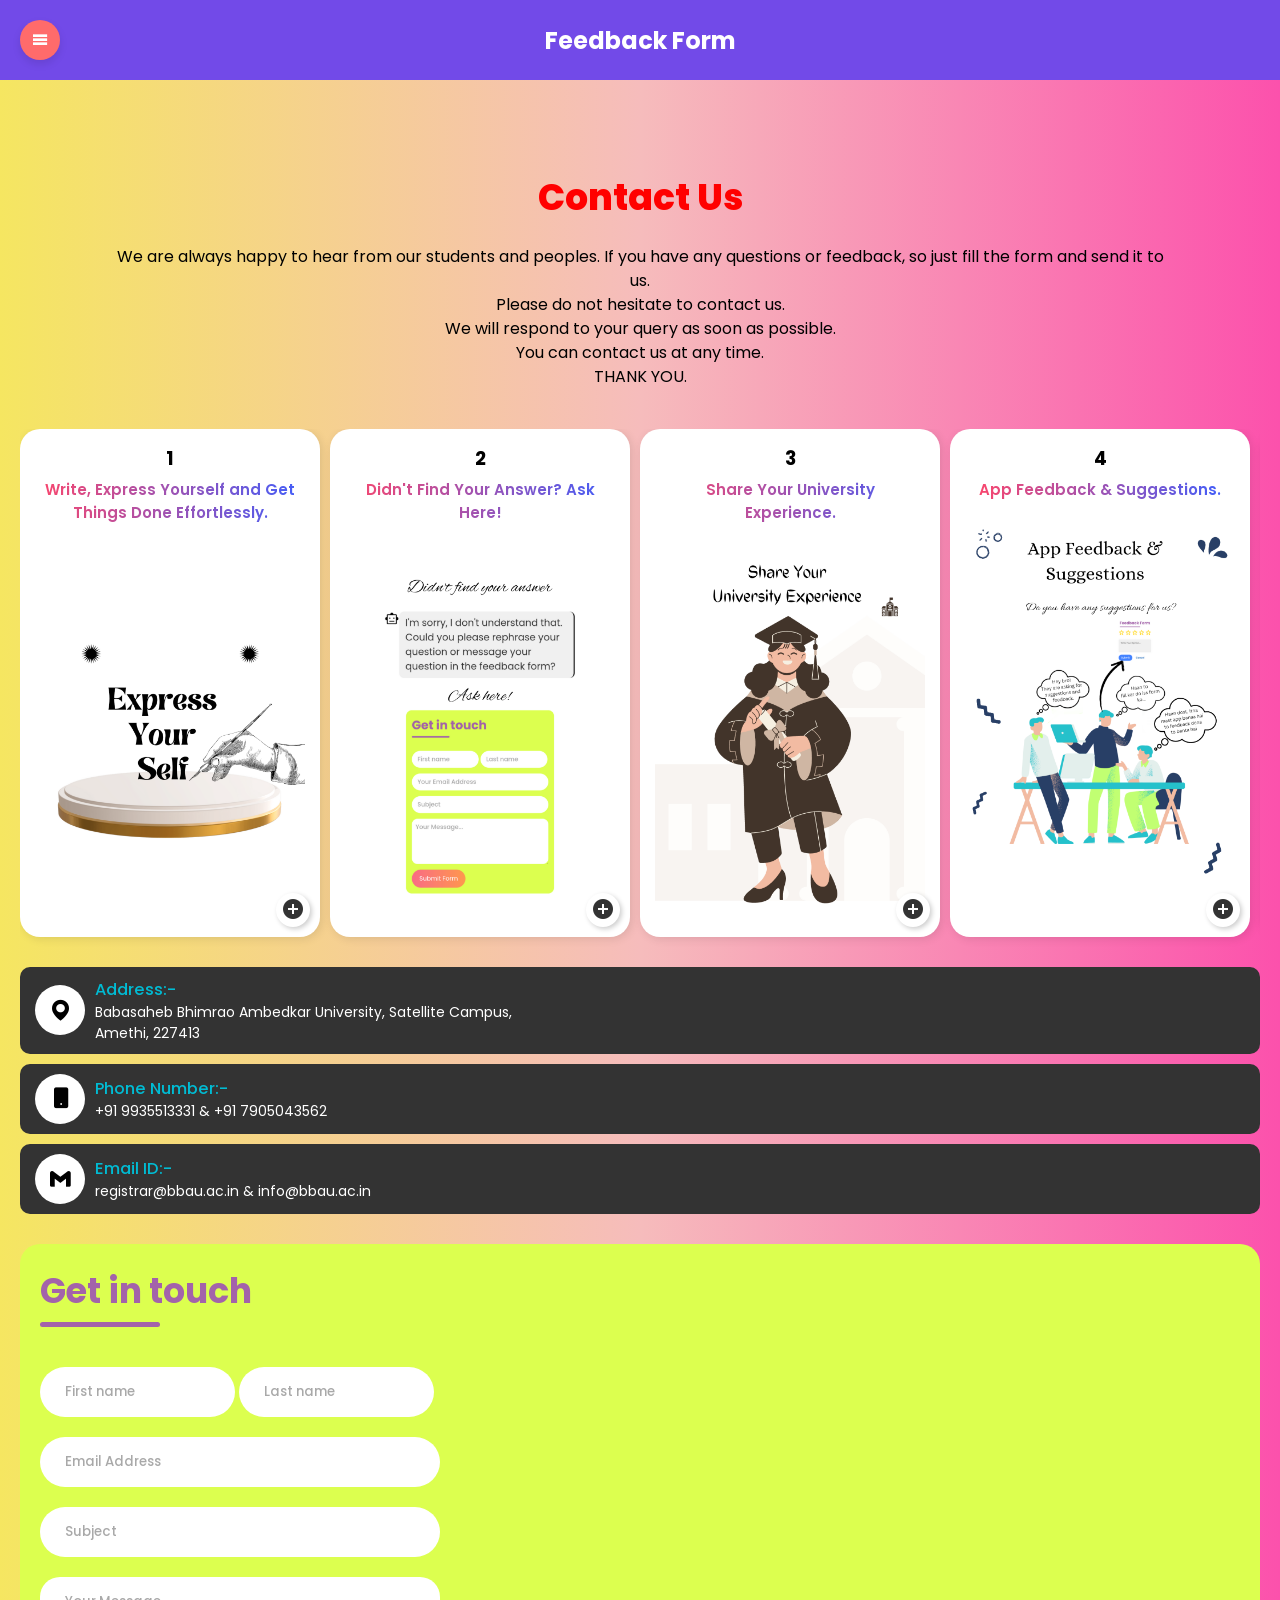
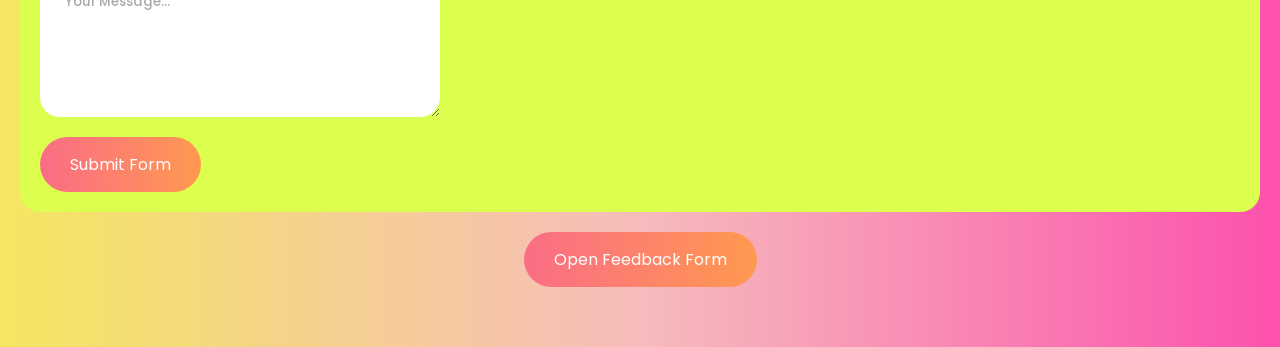
<file: contact.html>
<!DOCTYPE html>
<html lang="en">
  <head>
    <meta charset="UTF-8" />
    <meta name="viewport" content="width=device-width, initial-scale=1.0" />
    <title>Contact Us</title>
    <link rel="icon" type="image/png" href="images/appicon2.png" />
    <link rel="stylesheet" href="style.css" />
    <link
      rel="stylesheet"
      href="https://fonts.googleapis.com/css2?family=Material+Symbols+Outlined:opsz,wght,FILL,GRAD@48,400,0,0"
    />
    <link
      href="https://unpkg.com/boxicons@2.1.4/css/boxicons.min.css"
      rel="stylesheet"
    />
    <style>
      * {
        padding: 0;
        margin: 0;
        box-sizing: border-box;
      }
      body {
        font-family: "Outfit", sans-serif;
        background: linear-gradient(to right, #f5e661, #f6bcbc, #fc51ac);
      }
      body.blur-active {
        filter: blur(5px);
      }
    </style>
  </head>
  <body>
    <header class="header">
      <div class="navbar" id="navMenu">
        <a href="features.html">App Features</a>
        <a href="Chatbot.html">Chatbot</a>
        <a href="list.html">List of Qs</a>
        <a href="courseinfo.html">Course Info</a>
        <a href="facultyinfo.html">Faculty Info</a>
        <a href="about.html">About College</a>
        <a href="map.html">Campus Map</a>
      </div>

      <div class="nav-menu-btn">
        <i
          id="Menu"
          class="bx bx-menu"
          onclick="myMenuFunction()"
          title="Menu"
        ></i>
        <i id="Cross" class="bx bxs-x-circle" title="Close"></i>
      </div>
      <h2>Feedback Form</h2>
    </header>

    <section class="contact">
      <div class="content">
        <h2>Contact Us</h2>
        <p>
          We are always happy to hear from our students and peoples. If you have
          any questions or feedback, so just fill the form and send it to us.<br />
          Please do not hesitate to contact us.<br />
          We will respond to your query as soon as possible. <br />
          You can contact us at any time. <br />
          THANK YOU.
        </p>
      </div>
      <div class="features-container">
        <div class="feature-card" data-feature="1">
          <h3>1</h3>
          <p>Write, Express Yourself and Get Things Done Effortlessly.</p>
          <img src="images/Express1.png" alt="Feature 1" />
          <i class="bx bxs-plus-circle plus-icon" onclick="openFeature(1)"></i>
        </div>

        <div class="feature-card" data-feature="2">
          <h3>2</h3>
          <p>Didn't Find Your Answer? Ask Here!</p>
          <img src="images/Askhere.png" alt="Feature 2" />
          <i class="bx bxs-plus-circle plus-icon" onclick="openFeature(2)"></i>
        </div>

        <div class="feature-card" data-feature="3">
          <h3>3</h3>
          <p>Share Your University Experience.</p>
          <img src="images/UniversityExp.png" alt="Feature 3" />
          <i class="bx bxs-plus-circle plus-icon" onclick="openFeature(3)"></i>
        </div>

        <div class="feature-card" data-feature="4">
          <h3>4</h3>
          <p>App Feedback &amp; Suggestions.</p>
          <img src="images/Feed-img.png" alt="Feature 4" />
          <i class="bx bxs-plus-circle plus-icon" onclick="openFeature(4)"></i>
        </div>

        <div class="feature-card" data-feature="5">
          <h3>5</h3>
          <p>Report Issues and Suggestions.</p>
          <img src="images/report-issue.png" alt="Feature 5" />
          <i class="bx bxs-plus-circle plus-icon" onclick="openFeature(5)"></i>
        </div>

        <div class="feature-card" data-feature="6">
          <h3>6</h3>
          <p>Request a New Feature.</p>
          <img src="images/new-feature.png" alt="Feature 6" />
          <i class="bx bxs-plus-circle plus-icon" onclick="openFeature(6)"></i>
        </div>

        <div class="feature-card" data-feature="7">
          <h3>7</h3>
          <p>Help Us, Improve the Student Experience.</p>
          <img src="images/HelpUs.png" alt="Feature 7" />
          <i class="bx bxs-plus-circle plus-icon" onclick="openFeature(7)"></i>
        </div>
      </div>

      <div id="expandedFeature1" class="expanded-card">
        <i
          class="bx bxs-message-square-x close-icon-x"
          onclick="closeFeature(1)"
        ></i>
        <h3>Write, Express Yourself and Get Things Done Effortlessly.</h3>
        <p>
          At BBAU Satellite Campus, Amethi, we believe that every student and
          faculty member should have a platform to express their thoughts,
          concerns, and ideas without any barriers. Our feedback form provides
          an easy and convenient way to share your views, whether it's about
          academics, infrastructure, facilities, or suggestions for improvement.
          By using this form, you can communicate directly with the concerned
          authorities and contribute to enhancing the overall university
          experience.
        </p>
        <img src="images/express-exp.png" alt="Feature 1" />
        <p>
          This feature is designed to give students and faculty a direct voice.
          Whether you want to share an achievement, report an issue, or express
          your views about university life, the feedback form is the perfect
          platform. Your ideas and feedback won't go unnoticed - they'll reach
          the concerned department, helping to create positive change faster.
        </p>
      </div>

      <div id="expandedFeature2" class="expanded-card">
        <i
          class="bx bxs-message-square-x close-icon-x"
          onclick="closeFeature(2)"
        ></i>
        <h3>Didn't Find Your Answer? Ask Here!</h3>
        <p>
          Our chatbot is designed to assist students with quick answers about
          university-related queries. However, if you didn't get the exact
          information you were looking for, don't worry! You can simply submit
          your question through the feedback form, and the university team will
          review and respond to it as soon as possible. This ensures that every
          student gets reliable and accurate information to help them navigate
          their academic journey with ease.
        </p>
        <img src="images/askhere-exp.png" alt="Feature 2" />
        <p>
          If the Chatbot didn't provide the exact solution to your query, you
          can ask it directly through the feedback form. This ensures that
          complex, course-specific, or administrative-related questions can be
          addressed by university staff. From exam-related queries to
          administrative clarifications, every question is reviewed carefully so
          that students can get the answers they need.
        </p>
      </div>

      <div id="expandedFeature3" class="expanded-card">
        <i
          class="bx bxs-message-square-x close-icon-x"
          onclick="closeFeature(3)"
        ></i>
        <h3>Share Your University Experience.</h3>
        <p>
          Your experience at BBAU Satellite Campus, Amethi, matters! Whether you
          have positive feedback, a suggestion for improvement, or a concern
          about any aspect of the university, this is the place to share it.
          Your valuable insights help the administration understand student
          needs better and take action to create a more engaging, comfortable,
          and supportive learning environment. By voicing your thoughts, you
          contribute to shaping the university experience for yourself and
          future students.
        </p>
        <img src="images/university-exp.png" alt="Feature 3" />
        <p>
          Your university experience shapes the learning environment, and
          sharing your experience helps improve it. Whether it's a compliment
          about the teaching staff, a suggestion for more extracurricular
          activities, or feedback on how to improve classroom facilities, this
          is the place to raise it. Every feedback helps improve the overall
          quality of education and student satisfaction.
        </p>
      </div>

      <div id="expandedFeature4" class="expanded-card">
        <i
          class="bx bxs-message-square-x close-icon-x"
          onclick="closeFeature(4)"
        ></i>
        <h3>App Feedback &amp; Suggestions.</h3>
        <p>
          This app is designed to make university-related tasks easier, but we
          know that there's always room for improvement. If you have any
          feedback regarding the app's performance, usability, design, or
          features, let us know! Your suggestions can help us make the app more
          efficient, user-friendly, and accessible for all students. Whether
          it's a small bug or a new feature idea, we welcome all your thoughts
          to improve this digital tool.
        </p>
        <img src="images/feedback-exp.png" alt="Feature 4" />
        <p>
          We know how important it is to have a smooth digital experience. This
          section lets you highlight bugs, lags, and any other issues with the
          app. But it's not just about problems—you can also suggest new
          features like enhanced navigation, course updates, or event reminders
          that would make the app more useful. Every suggestion counts toward
          building a better app for the university community.
        </p>
      </div>

      <div id="expandedFeature5" class="expanded-card">
        <i
          class="bx bxs-message-square-x close-icon-x"
          onclick="closeFeature(5)"
        ></i>
        <h3>Report Issues and Suggestions.</h3>
        <p>
          If you have encountered any problems related to university facilities,
          academics, or administration, use this section to report them. Whether
          it's an issue with classroom infrastructure, Wi-Fi problems,
          maintenance concerns, or academic-related difficulties, your feedback
          will help the authorities identify and resolve them efficiently. Your
          voice can bring positive change and ensure that all students have
          access to the best possible resources and facilities.
        </p>
        <img src="images/issue-exp.png" alt="Feature 5" />
        <p>
          If you've faced inconveniences in classrooms, libraries, hostels, or
          elsewhere on campus, use this feature to report the problem. For
          example, you can report if a lecture hall projector isn't working, if
          Wi-Fi is down, or if certain facilities aren't being maintained
          properly. These reports allow the university administration to address
          concerns quickly and improve campus life.
        </p>
      </div>

      <div id="expandedFeature6" class="expanded-card">
        <i
          class="bx bxs-message-square-x close-icon-x"
          onclick="closeFeature(6)"
        ></i>
        <h3>Request a New Feature.</h3>
        <p>
          Have an idea that can improve the chatbot or this university app? We
          are always looking for ways to enhance the user experience! If you
          think a new feature should be added—whether it's related to course
          materials, event updates, student networking, or any other
          improvement— let us know. We value your creativity and innovation, and
          the best suggestions may be implemented in future updates.
        </p>
        <img src="images/newfeature-exp.png" alt="Feature 6" />
        <p>
          Innovation doesn't stop at technology - your ideas can transform the
          app and chatbot! If you think the app could benefit from new tools,
          enhanced sections, or course-related features, submit your suggestions
          here. This way, we can work together to create a more tailored
          experience that fits the unique needs of BBAU Satellite Campus
          students.
        </p>
      </div>

      <div id="expandedFeature7" class="expanded-card">
        <i
          class="bx bxs-message-square-x close-icon-x"
          onclick="closeFeature(7)"
        ></i>
        <h3>Help Us, Improve the Student Experience.</h3>
        <p>
          The primary goal of this feedback system is to create a better
          learning and campus experience for all students at BBAU Satellite
          Campus, Amethi. Your feedback, suggestions, and concerns help the
          administration make informed decisions to improve the university
          environment. Whether it's related to academics, infrastructure, hostel
          facilities, events, or student support services, every response
          counts. By sharing your thoughts, you actively contribute to the
          development and progress of the university.
        </p>
        <img src="images/improve-exp.png" alt="Feature 7" />
        <p>
          Your feedback is at the heart of university improvements. This section
          encourages students to share thoughts, suggestions, and concerns that
          can enhance the overall student experience. Whether you want better
          cafeteria services, improved bus facilities, or more workshops, your
          voice can help shape the future of the campus.
        </p>
      </div>

      <div class="container">
        <div class="contactInfo">
          <div class="box2">
            <div class="icon2">
              <i class="bx bxs-map"></i>
            </div>
            <div class="text">
              <h3>Address:-</h3>
              <p>
                Babasaheb Bhimrao Ambedkar University, Satellite Campus,<br />
                Amethi, 227413
              </p>
            </div>
          </div>

          <div class="box2">
            <div class="icon2">
              <i class="bx bxs-mobile"></i>
            </div>
            <div class="text">
              <h3>Phone Number:-</h3>
              <p>+91 9935513331 &amp; +91 7905043562</p>
            </div>
          </div>

          <div class="box2">
            <div class="icon2">
              <i class="bx bxl-gmail"></i>
            </div>
            <div class="text">
              <h3>Email ID:-</h3>
              <p>registrar@bbau.ac.in &amp; info@bbau.ac.in</p>
            </div>
          </div>
        </div>

        <div class="main-wrapper">
          <div class="contactForm" id="contactForm">
            <form
              action="https://api.web3forms.com/submit"
              method="POST"
              class="contact-left"
            >
              <div class="contact-left-title">
                <h2>Get in touch</h2>
                <hr />
              </div>
              <input
                type="hidden"
                name="access_key"
                value="efcc0e20-68cf-47bc-a26a-b4c0910b3d0f"
              />
              <div class="nameclass">
                <input
                  type="text"
                  name="name"
                  placeholder="First name"
                  class="contact-inputs"
                  required
                />
                <input
                  type="text"
                  name="name"
                  placeholder="Last name"
                  class="contact-inputs"
                  required
                />
              </div>
              <input
                type="email"
                name="email"
                placeholder="Email Address"
                class="contact-inputs"
                required
              />
              <input
                type="text"
                name="subject"
                placeholder="Subject"
                class="contact-inputs"
                required
              />
              <textarea
                name="message"
                placeholder="Your Message..."
                class="contact-inputs"
                required
              ></textarea>
              <button type="submit">Submit Form</button>
            </form>
          </div>

          <button id="openFeedbackBtn">Open Feedback Form</button>

          <div class="feedback-form-wrapper">
            <div class="wrapper-box">
              <form
                action="https://api.web3forms.com/submit"
                method="post"
                class="feed-form"
                id="feedbackForm"
              >
                <input
                  type="hidden"
                  name="access_key"
                  value="efcc0e20-68cf-47bc-a26a-b4c0910b3d0f"
                />

                <div class="feed-title">
                  <h2>Feedback Form</h2>
                  <hr />
                </div>

                <div class="rating-opinion-box">
                  <div class="rating">
                    <input
                      type="number"
                      name="Rating"
                      id="rating-input"
                      hidden
                    />
                    <i
                      class="bx bx-star star"
                      style="--i: 0"
                      title="1-Star"
                      onclick="setRating(1)"
                    ></i>
                    <i
                      class="bx bx-star star"
                      style="--i: 1"
                      title="2-Star"
                      onclick="setRating(2)"
                    ></i>
                    <i
                      class="bx bx-star star"
                      style="--i: 2"
                      title="3-Star"
                      onclick="setRating(3)"
                    ></i>
                    <i
                      class="bx bx-star star"
                      style="--i: 3"
                      title="4-Star"
                      onclick="setRating(4)"
                    ></i>
                    <i
                      class="bx bx-star star"
                      style="--i: 4"
                      title="5-Star"
                      onclick="setRating(5)"
                    ></i>
                  </div>
                  <textarea
                    id="opinion-textarea"
                    name="Opinion"
                    placeholder="Write Your Opinion..."
                    required
                  ></textarea>
                  <div class="btn-group">
                    <button
                      type="button"
                      class="btn feed-submit"
                      onclick="validateFeedback()"
                    >
                      Submit
                    </button>
                    <button type="button" class="btn cancel">Cancel</button>
                  </div>
                </div>

                <div class="feed-post" style="display: none">
                  <i class="bx bxs-x-circle feedCross"></i>
                  <img
                    src="images/feed-thank.jpg"
                    alt="Congrats"
                    class="thankImg"
                  />
                  <div class="feed-text">
                    Thank you for your feedback!<br />
                    <p>You can also edit your response.</p>
                  </div>
                  <div class="feed-buttons">
                    <button type="button" class="feed-edit">EDIT</button>
                    <button type="submit" class="feed-final-submit">
                      Final Submit
                    </button>
                  </div>
                </div>
              </form>
            </div>
          </div>
        </div>
      </div>
    </section>

    <script>
      function openFeature(featureId) {
        document.getElementById(`expandedFeature${featureId}`).style.display =
          "block";
      }
      function closeFeature(featureId) {
        document.getElementById(`expandedFeature${featureId}`).style.display =
          "none";
      }
    </script>
    <script>
      document.querySelectorAll(".plus-icon").forEach((button) => {
        button.addEventListener("click", function () {
          let parentCard = this.parentElement;
          let expandedCard = parentCard.querySelector(".expanded-card");
          expandedCard.style.display = "flex";
        });
      });
      document.querySelectorAll(".close-icon").forEach((button) => {
        button.addEventListener("click", function () {
          this.parentElement.style.display = "none";
        });
      });
    </script>

    <script>
      const openFeedbackBtn = document.getElementById("openFeedbackBtn");
      const formWrapper = document.querySelector(".feedback-form-wrapper");
      const cancelBtn = document.querySelector(".btn.cancel");
      const editBtn = document.querySelector(".feed-edit");
      const feedPost = document.querySelector(".feed-post");
      const mainWrapper = document.querySelector(".main-wrapper");
      const rateBox = document.querySelector(".rating-opinion-box");
      const feedTitle = document.querySelector(".feed-title");
      const feedCross = document.querySelector(".feedCross");

      openFeedbackBtn.addEventListener("click", () => {
        formWrapper.style.display = "block";
        mainWrapper.classList.add("blur-active");
      });
      cancelBtn.addEventListener("click", () => {
        formWrapper.style.display = "none";
        mainWrapper.classList.remove("blur-active");
      });
      feedCross.addEventListener("click", () => {
        formWrapper.style.display = "none";
        mainWrapper.classList.remove("blur-active");
      });
      editBtn.addEventListener("click", () => {
        feedPost.style.display = "none";
        feedTitle.style.display = "block";
        rateBox.style.display = "block";
      });
    </script>
    <script>
      const allStar = document.querySelectorAll(".rating .star");
      const ratingValue = document.querySelector(".rating input");

      allStar.forEach((item, idx) => {
        item.addEventListener("click", function () {
          let click = 0;
          ratingValue.value = idx + 1;
          console.log(ratingValue.value);
          allStar.forEach((i) => {
            i.classList.replace("bxs-star", "bx-star");
            i.classList.remove("active");
          });
          for (let i = 0; i < allStar.length; i++) {
            if (i <= idx) {
              allStar[i].classList.replace("bx-star", "bxs-star");
              allStar[i].classList.add("active");
            } else {
              allStar[i].style.setProperty("--i", click);
              click++;
            }
          }
        });
      });
    </script>
    <script>
      function setRating(value) {
        document.getElementById("rating-input").value = value;

        const fstars = document.querySelectorAll(".star");
        fstars.forEach((star, index) => {
          if (index < value) {
            star.classList.add("active");
          } else {
            star.classList.remove("active");
          }
        });
      }
      function validateFeedback() {
        const rating = document.getElementById("rating-input").value;
        const opinion = document
          .getElementById("opinion-textarea")
          .value.trim();

        let isValid = true;

        if (!rating) {
          alert("Please give us a rating.");
          isValid = false;
        }
        if (!opinion) {
          alert("Please write your opinion.");
          isValid = false;
        }
        if (isValid) {
          document.querySelector(".feed-post").style.display = "block";
          document.querySelector(".rating-opinion-box").style.display = "none";
          document.querySelector(".feed-title").style.display = "none";
        }
        return false;
      }
    </script>

    <script>
      function myMenuFunction() {
        var navMenu = document.getElementById("navMenu");
        var navMenuBtn = document.querySelector(".nav-menu-btn");
        var menuBtn = document.getElementById("Menu");
        var crossBtn = document.getElementById("Cross");

        if (navMenu.className === "navbar") {
          navMenu.className += " responsive";
          navMenuBtn.classList.add("active");
          menuBtn.style.display = "none";
          crossBtn.style.display = "flex";
          document.addEventListener("click", closeMenuOnClickOutside);
        } else {
          navMenu.className = "navbar";
          navMenuBtn.classList.remove("active");
          crossBtn.style.display = "none";
          menuBtn.style.display = "flex";
          document.removeEventListener("click", closeMenuOnClickOutside);
        }
      }
      function closeMenuOnClickOutside(event) {
        var navMenu = document.getElementById("navMenu");
        var navMenuBtn = document.querySelector(".nav-menu-btn");
        var menuBtn = document.getElementById("Menu");
        var crossBtn = document.getElementById("Cross");

        if (
          !navMenu.contains(event.target) &&
          !navMenuBtn.contains(event.target)
        ) {
          navMenu.className = "navbar";
          menuBtn.style.display = "flex";
          crossBtn.style.display = "none";
          document.removeEventListener("click", closeMenuOnClickOutside);
        }
      }
      document.getElementById("Cross").addEventListener("click", function () {
        var navMenu = document.getElementById("navMenu");
        var navMenuBtn = document.querySelector(".nav-menu-btn");
        var menuBtn = document.getElementById("Menu");
        var crossBtn = document.getElementById("Cross");

        navMenu.className = "navbar";
        menuBtn.style.display = "flex";
        crossBtn.style.display = "none";
        navMenuBtn.classList.remove("active");
        document.removeEventListener("click", closeMenuOnClickOutside);
      });
    </script>
  </body>
</html>
</file>
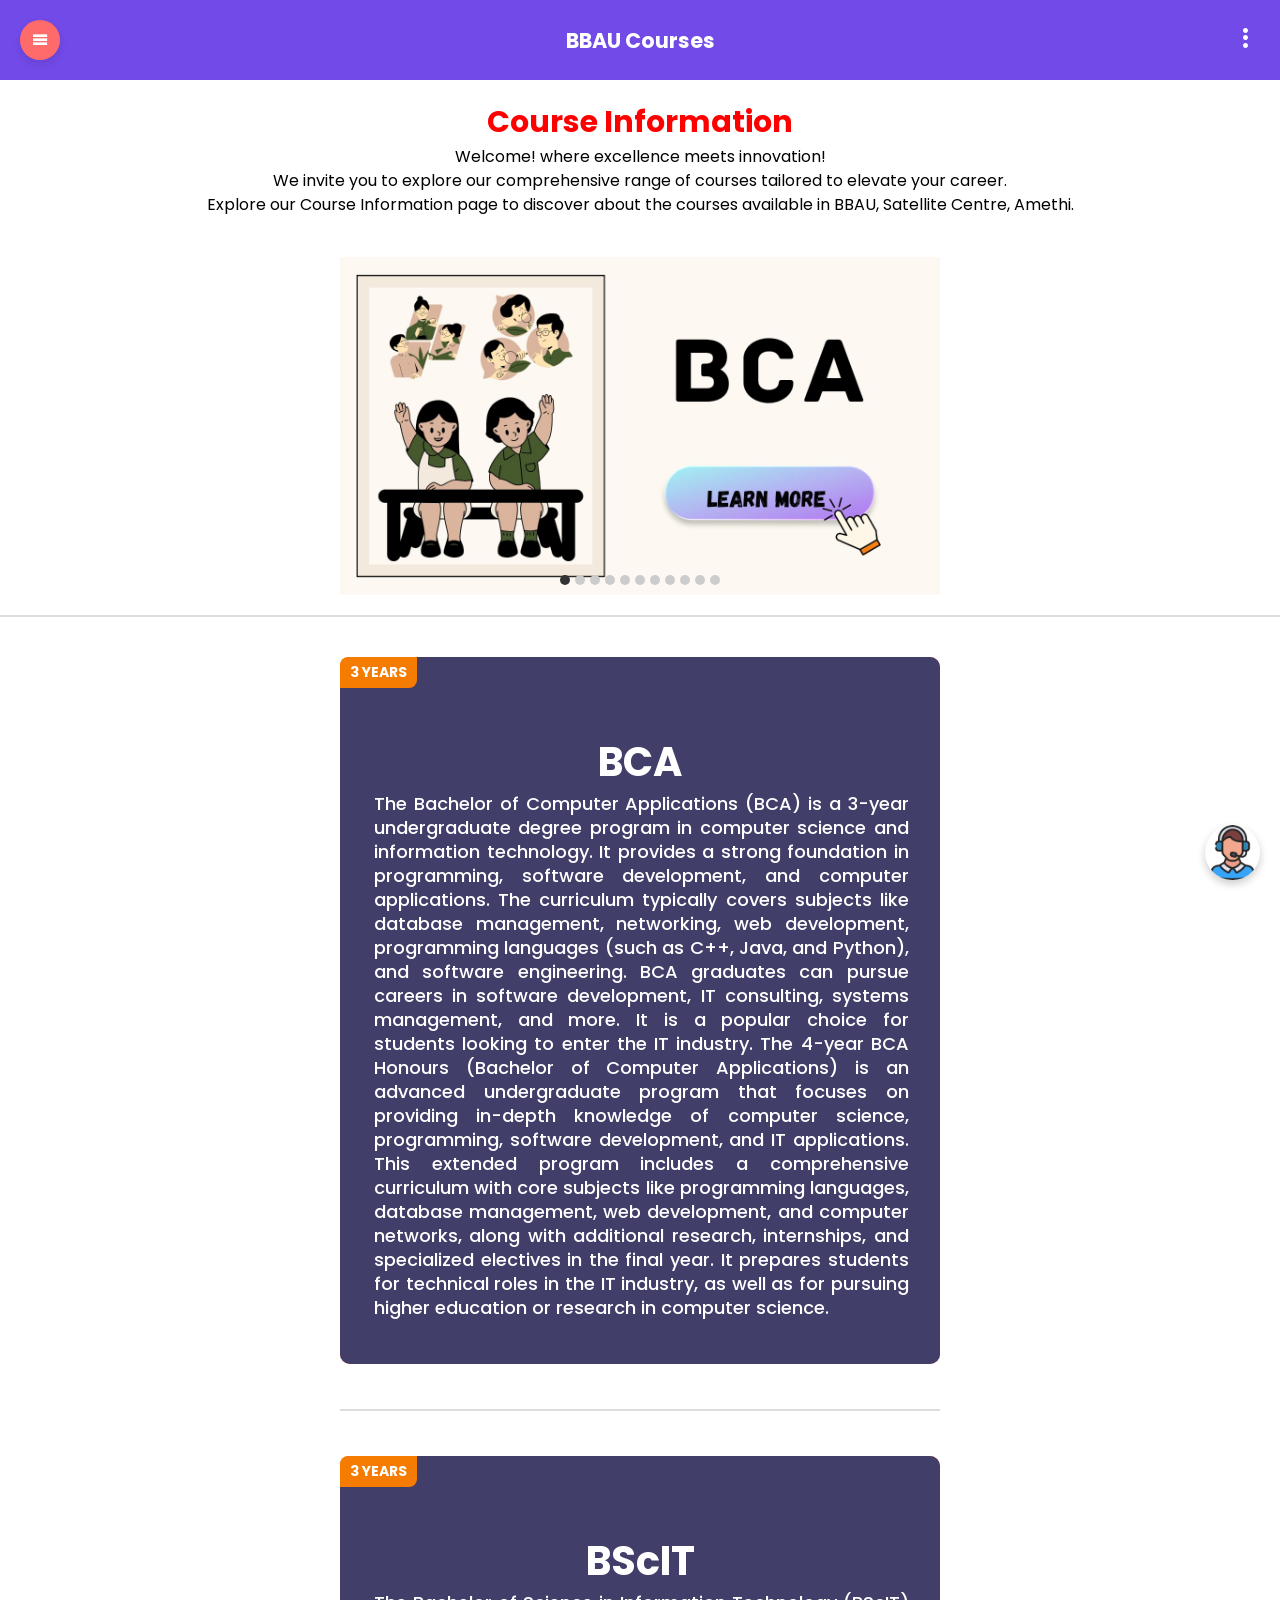
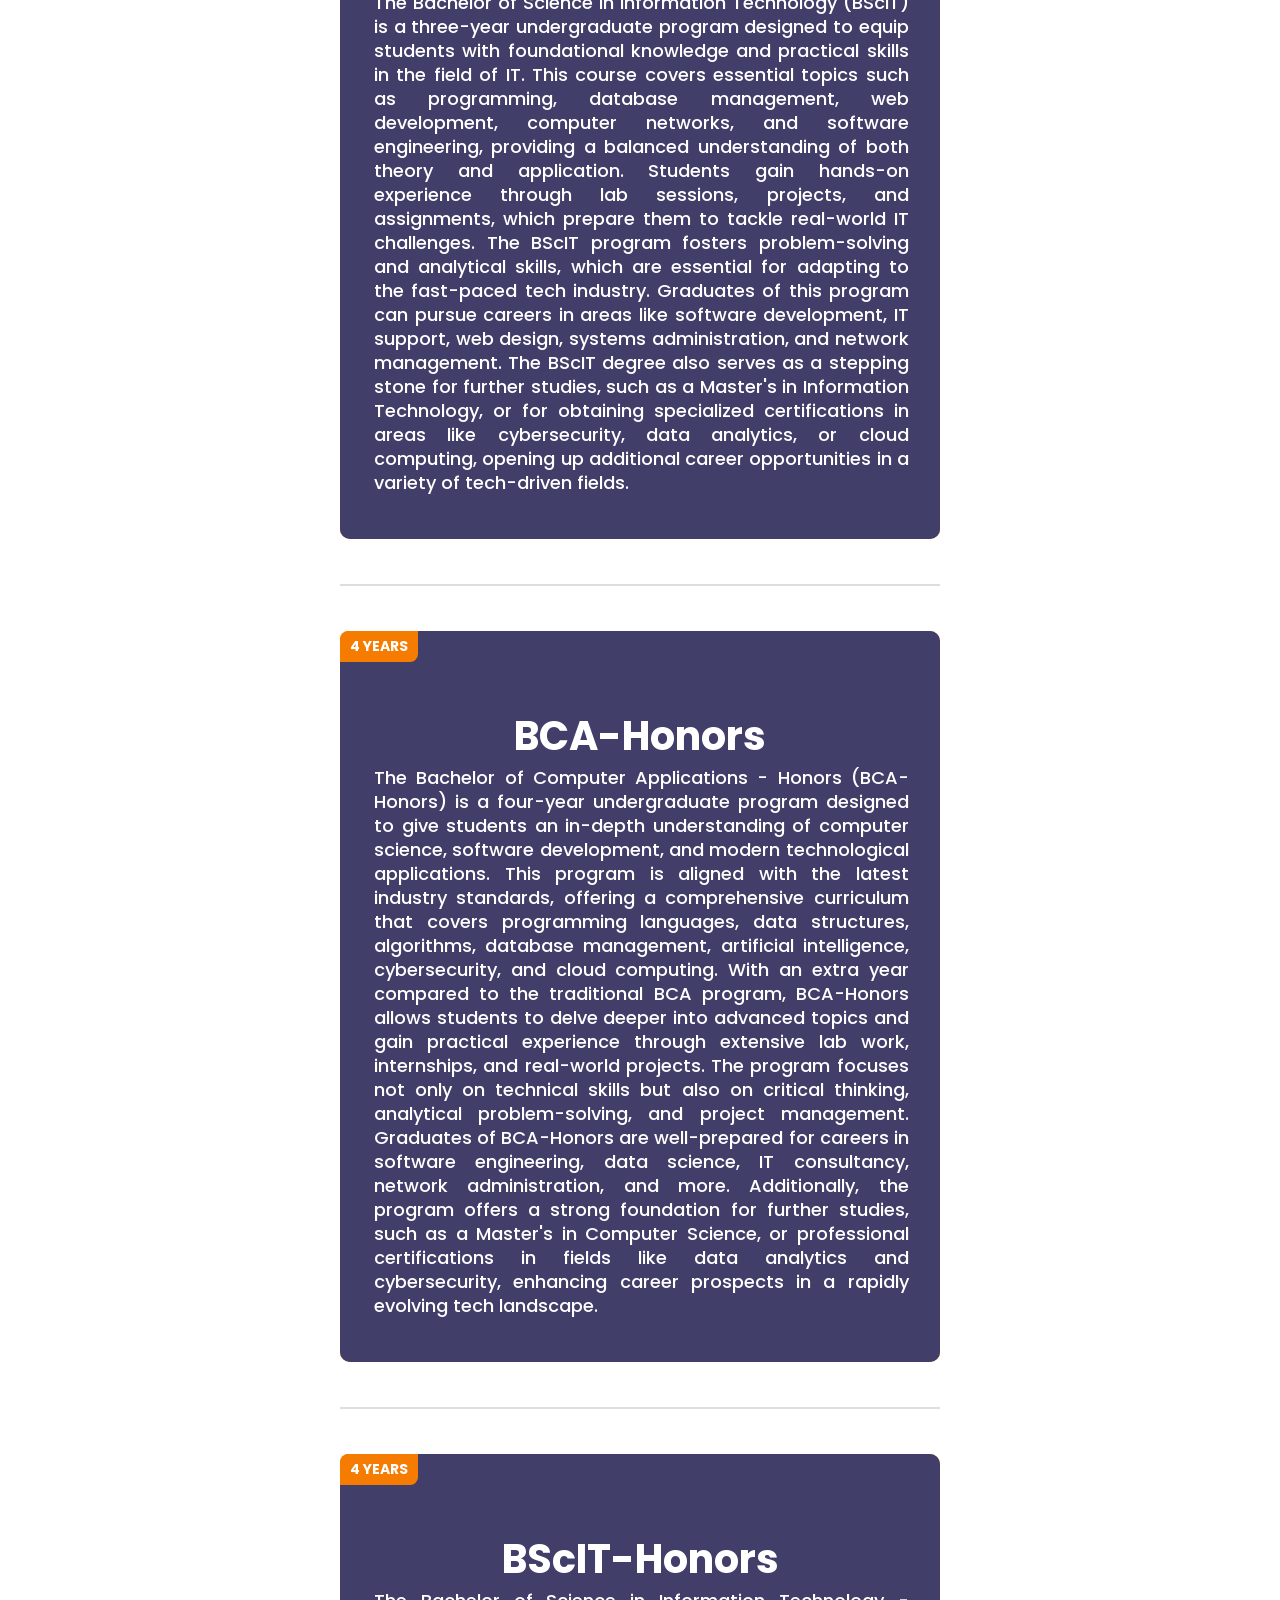
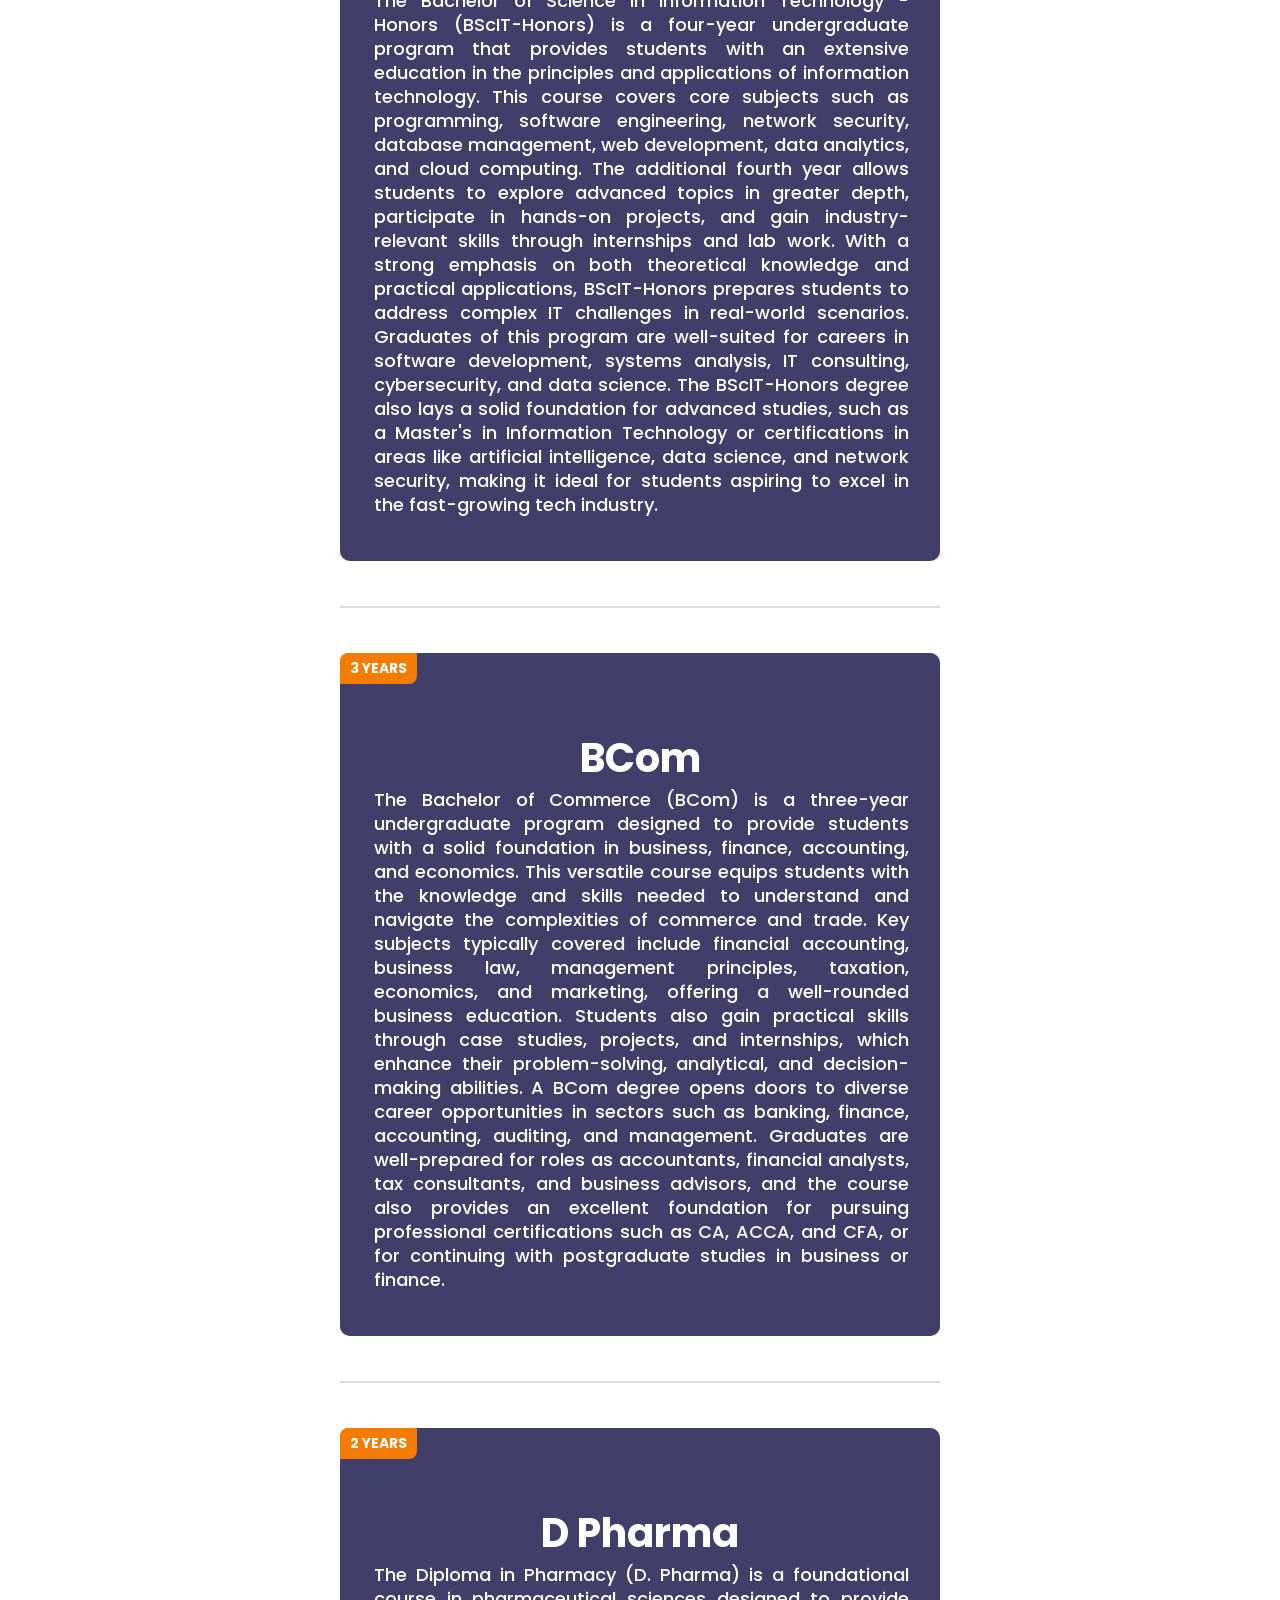
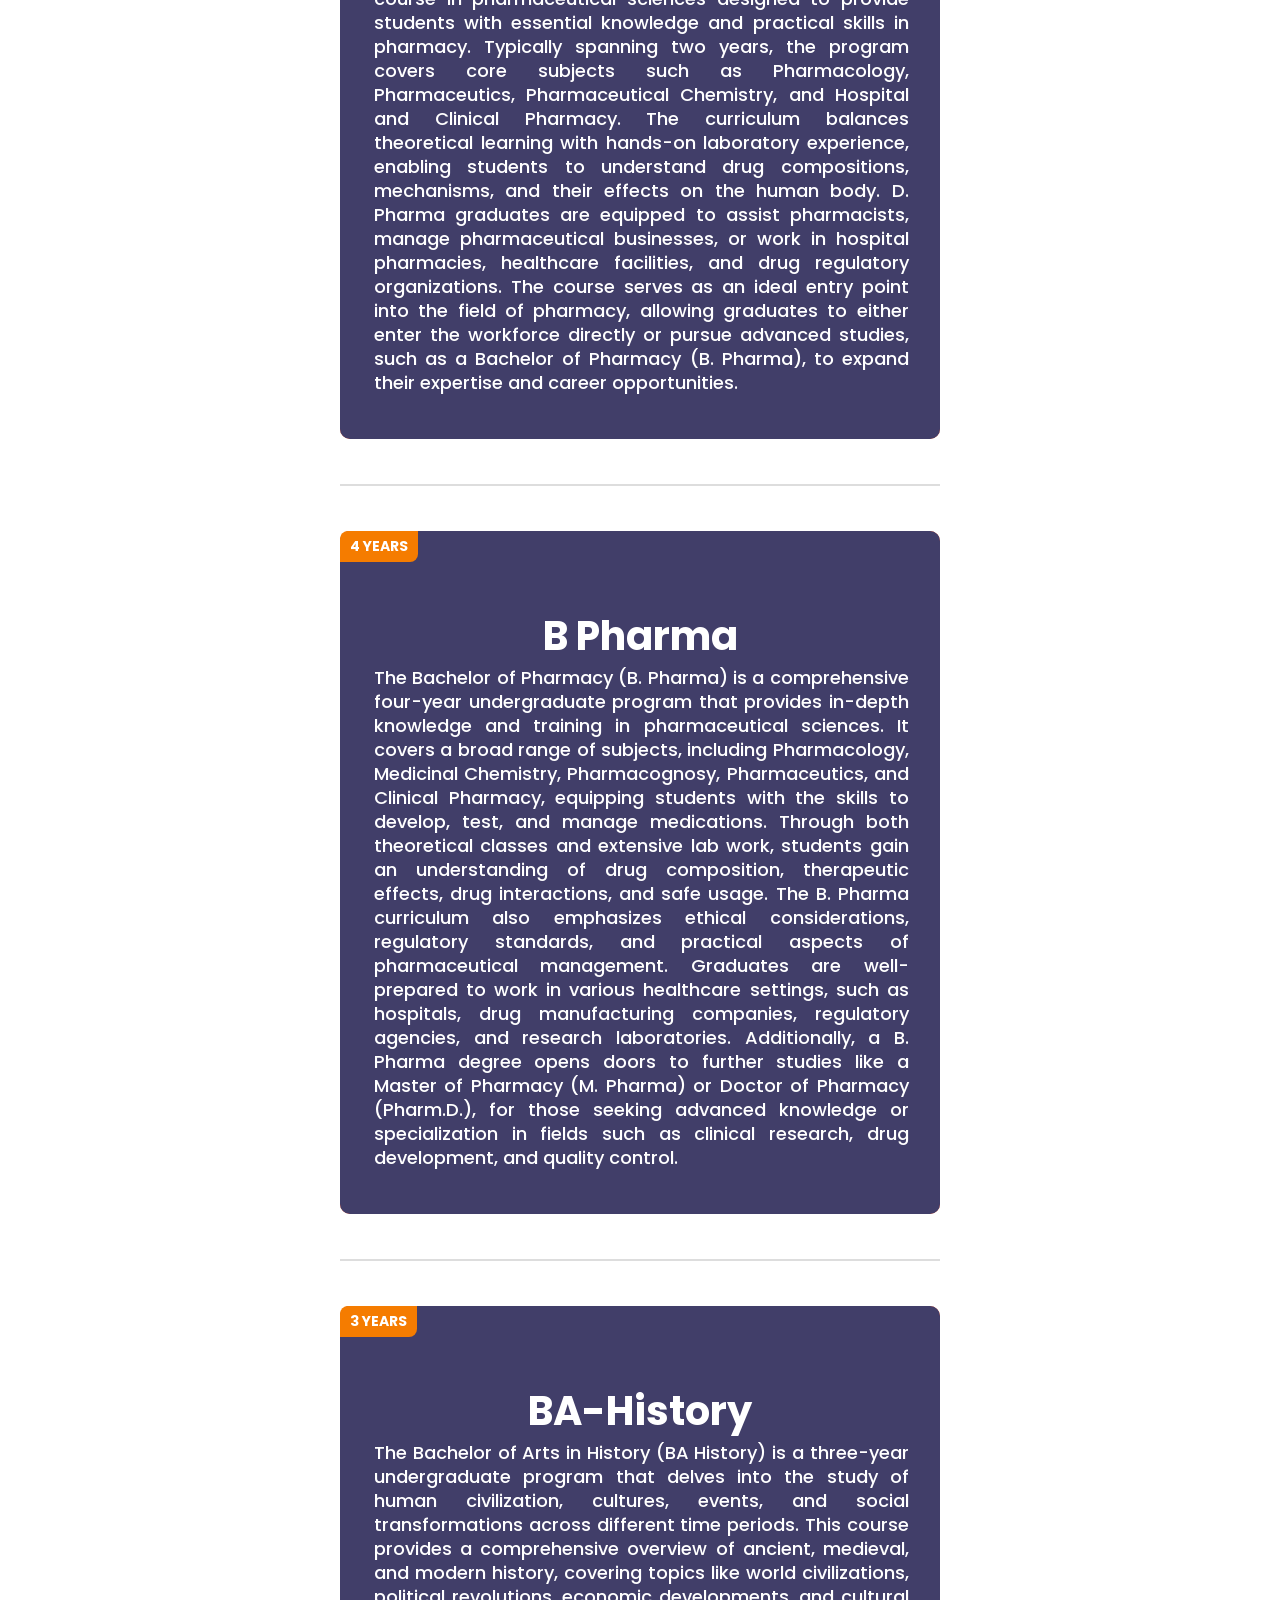
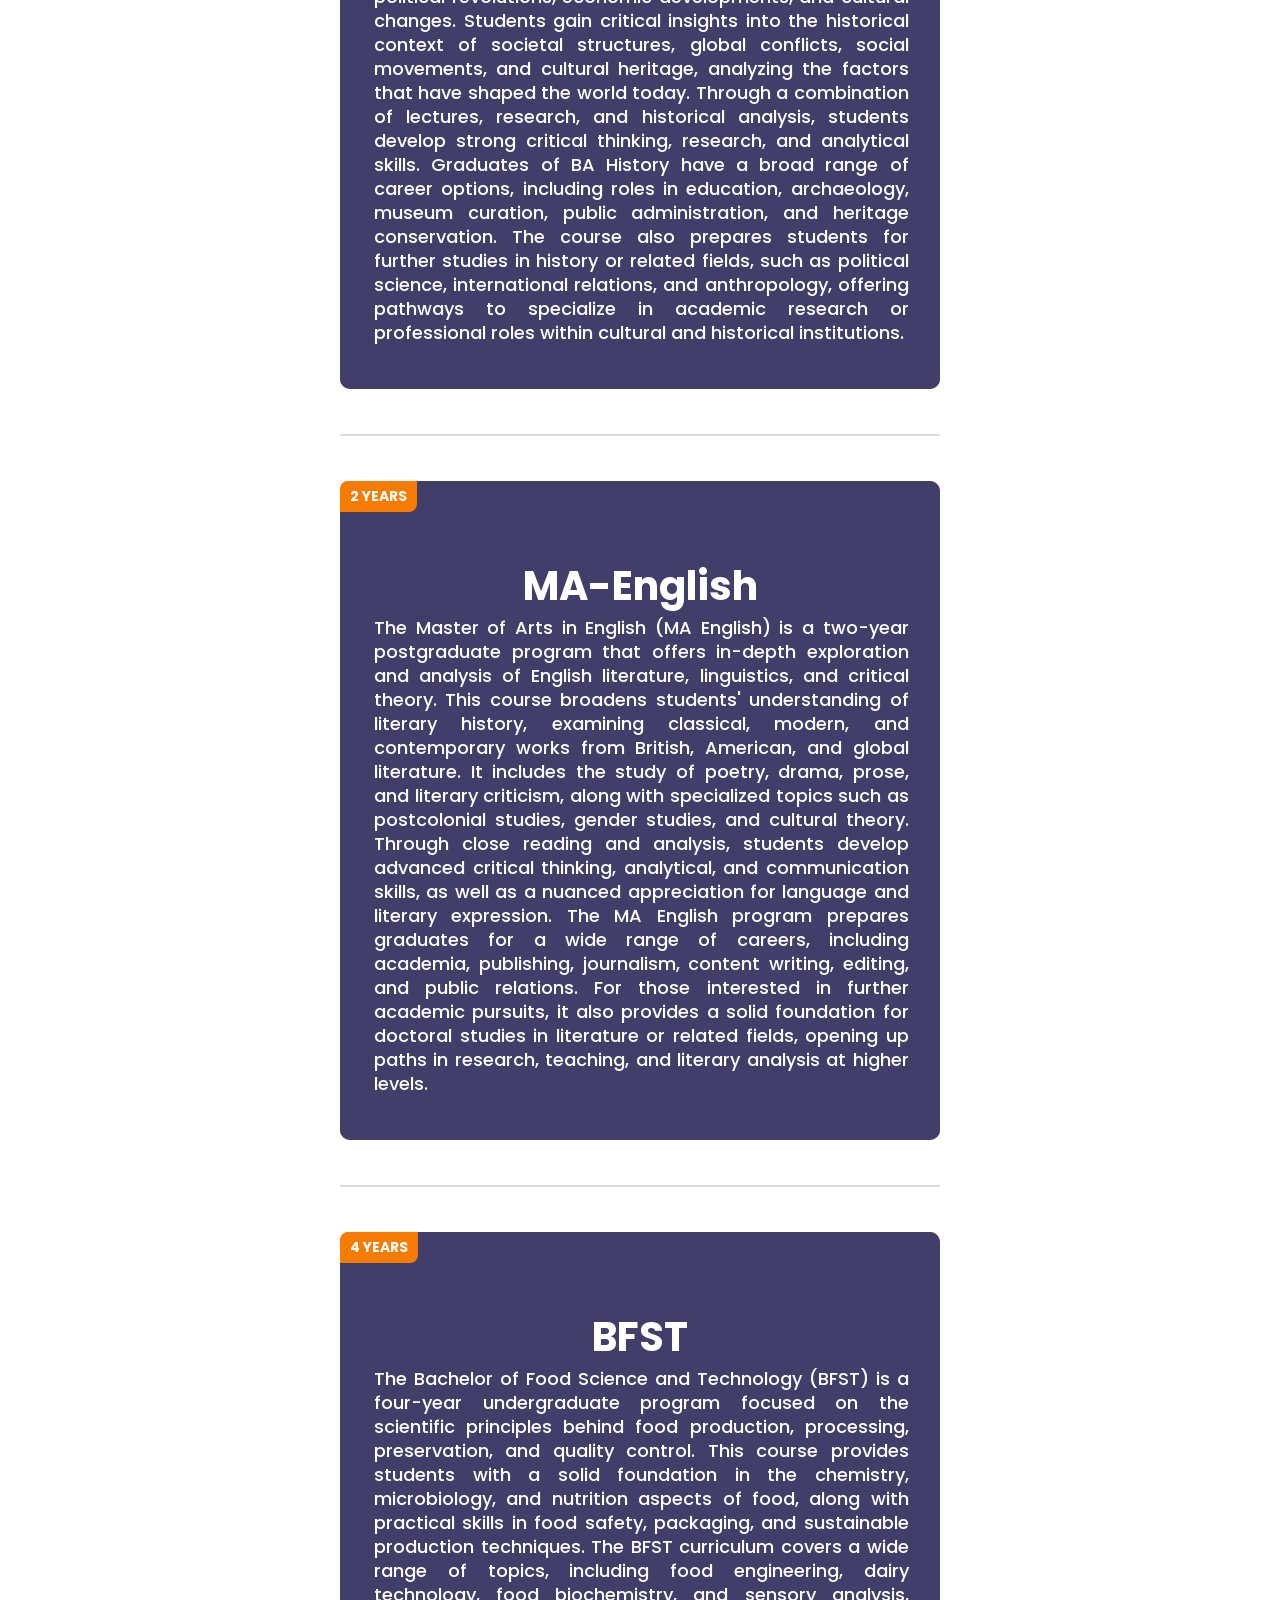
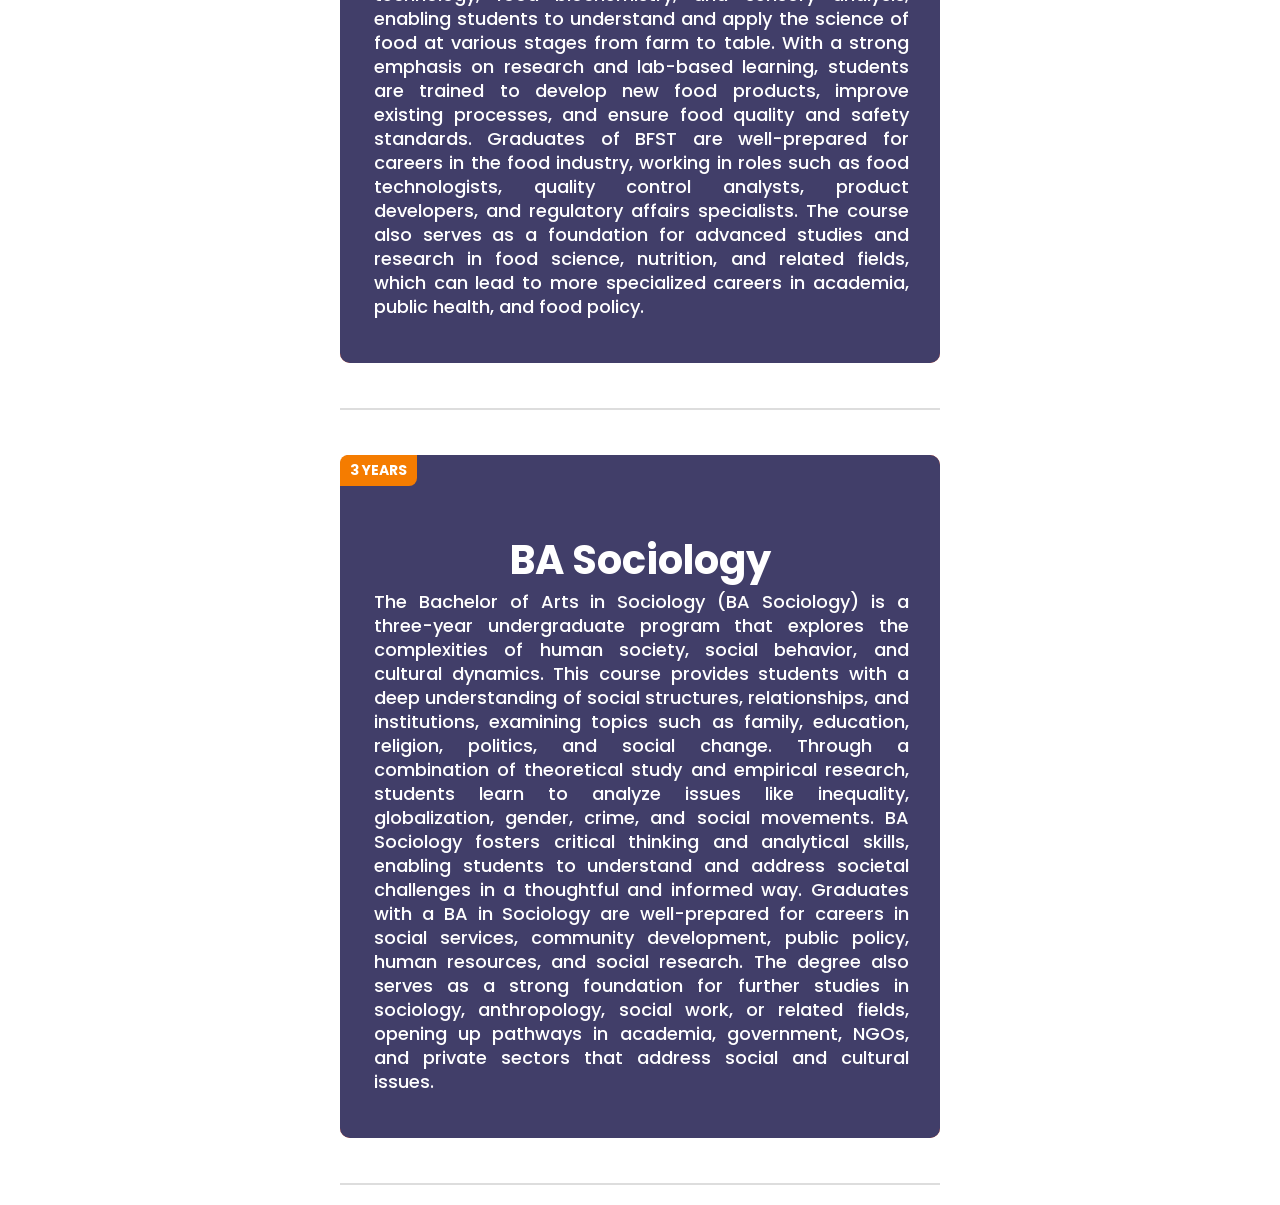
<file: courseinfo.html>
<!DOCTYPE html>
<html lang="en">
  <head>
    <meta charset="UTF-8" />
    <meta name="viewport" content="width=device-width, initial-scale=1.0" />
    <title>Course Info</title>
    <link rel="icon" type="image/png" href="images/appicon2.png" />
    <link rel="stylesheet" href="style.css" />
    <link
      rel="stylesheet"
      href="https://fonts.googleapis.com/css2?family=Material+Symbols+Outlined:opsz,wght,FILL,GRAD@48,400,0,0"
    />
    <link
      href="https://unpkg.com/boxicons@2.1.4/css/boxicons.min.css"
      rel="stylesheet"
    />
  </head>
  <body>
    <header class="header">
      <div class="navbar" id="navMenu">
        <a href="features.html">App Features</a>
        <a href="Chatbot.html">Chatbot</a>
        <a href="list.html">List of Qs</a>
        <a href="facultyinfo.html">Faculty Info</a>
        <a href="about.html">About College</a>
        <a href="map.html">Campus Map</a>
        <a href="contact.html">ContactUs</a>
      </div>

      <div class="nav-menu-btn">
        <i
          id="Menu"
          class="bx bx-menu"
          onclick="myMenuFunction()"
          title="Menu"
        ></i>
        <i id="Cross" class="bx bxs-x-circle" title="Close"></i>
      </div>

      <h2 class="ci-h">BBAU Courses</h2>
      <div class="dropdown">
        <i
          class="bx bx-dots-vertical-rounded"
          onclick="toggleDropdown()"
          title="Course-Menu"
        ></i>
        <div id="dropdownMenu" class="dropdown-content">
          <a href="#bca-section" onclick="scrollToSection('.bca')">BCA</a>
          <a href="#bscit-section" onclick="scrollToSection('.bscit')"
            >BScIT
          </a>
          <a href="#bca-h-section" onclick="scrollToSection('.bca-h')"
            >BCA-Honors
          </a>
          <a href="#bscit-h-section" onclick="scrollToSection('.bscit-h')"
            >BScIT-Honors
          </a>
          <a href="#bcom-section" onclick="scrollToSection('.bcom')">BCom</a>
          <a href="#dpharma-section" onclick="scrollToSection('.dpharma')"
            >DPharma
          </a>
          <a href="#bpharma-section" onclick="scrollToSection('.bpharma')"
            >BPharma
          </a>
          <a href="#ba-h-section" onclick="scrollToSection('.ba-h')"
            >BA-History
          </a>
          <a href="#ma-e-section" onclick="scrollToSection('.ma-e')"
            >MA-English
          </a>
          <a href="#bfst-section" onclick="scrollToSection('.bfst')">BFST</a>
          <a href="#ba-soc-section" onclick="scrollToSection('.ba-soc')"
            >BA-Sociology
          </a>
        </div>
      </div>
    </header>
    <a
      href="contact.html#contactForm"
      title="Contact Support"
      class="support-icon"
    >
      <img src="images/support-icon.png" alt="Contact Support" />
    </a>

    <div class="container">
      <div id="course-section">
        <h2>Course Information</h2>
        <p id="para">
          Welcome! where excellence meets innovation!<br />
          We invite you to explore our comprehensive range of courses tailored
          to elevate your career.<br />
          Explore our Course Information page to discover about the courses
          available in BBAU, Satellite Centre, Amethi.
        </p>
        <div class="carousel-container">
          <div class="carousel">
            <div class="carousel-item" onclick="scrollToCourse('.bca')">
              <img src="images/bca-course.jpg" alt="BCA Course" />
            </div>
            <div class="carousel-item" onclick="scrollToCourse('.bscit')">
              <img src="images/bscit-course.jpg" alt="BScIT Course" />
            </div>
            <div class="carousel-item" onclick="scrollToCourse('.bca-h')">
              <img src="images/bcah-course.jpg" alt="BCA-H Course" />
            </div>
            <div class="carousel-item" onclick="scrollToCourse('.bscit-h')">
              <img src="images/bscith-course.jpg" alt="BScIT-H Course" />
            </div>
            <div class="carousel-item" onclick="scrollToCourse('.bcom')">
              <img src="images/bcom-course.jpg" alt="BCom Course" />
            </div>
            <div class="carousel-item" onclick="scrollToCourse('.dpharma')">
              <img src="images/dph-course.jpg" alt="DPharma Course" />
            </div>
            <div class="carousel-item" onclick="scrollToCourse('.bpharma')">
              <img src="images/bph-course.jpg" alt="BPharma Course" />
            </div>
            <div class="carousel-item" onclick="scrollToCourse('.ba-h')">
              <img src="images/ba-his-course.jpg" alt="BA-H Course" />
            </div>
            <div class="carousel-item" onclick="scrollToCourse('.ma-e')">
              <img src="images/ma-eng-course.jpg" alt="MA-E Course" />
            </div>
            <div class="carousel-item" onclick="scrollToCourse('.bfst')">
              <img src="images/bfst-course.jpg" alt="BFSt Course" />
            </div>
            <div class="carousel-item" onclick="scrollToCourse('.ba-soc')">
              <img src="images/ba-soc-course.jpg" alt="BA-Soc Course" />
            </div>
          </div>
          <div class="carousel-indicators">
            <span class="indicator active"></span>
            <span class="indicator"></span>
            <span class="indicator"></span>
            <span class="indicator"></span>
            <span class="indicator"></span>
            <span class="indicator"></span>
            <span class="indicator"></span>
            <span class="indicator"></span>
            <span class="indicator"></span>
            <span class="indicator"></span>
            <span class="indicator"></span>
          </div>
        </div>
        <div class="divider"></div>

        <div class="cards">
          <div class="card bca">
            <div class="course-tag">3 Years</div>
            <div class="content">
              <h3>BCA</h3>
              <p>
                The Bachelor of Computer Applications (BCA) is a 3-year
                undergraduate degree program in computer science and information
                technology. It provides a strong foundation in programming,
                software development, and computer applications. The curriculum
                typically covers subjects like database management, networking,
                web development, programming languages (such as C++, Java, and
                Python), and software engineering. BCA graduates can pursue
                careers in software development, IT consulting, systems
                management, and more. It is a popular choice for students
                looking to enter the IT industry. The 4-year BCA Honours
                (Bachelor of Computer Applications) is an advanced undergraduate
                program that focuses on providing in-depth knowledge of computer
                science, programming, software development, and IT applications.
                This extended program includes a comprehensive curriculum with
                core subjects like programming languages, database management,
                web development, and computer networks, along with additional
                research, internships, and specialized electives in the final
                year. It prepares students for technical roles in the IT
                industry, as well as for pursuing higher education or research
                in computer science. <br />
                <br />
              </p>
            </div>
          </div>
          <div class="divider"></div>

          <div class="card bscit">
            <div class="course-tag">3 Years</div>
            <div class="content">
              <h3>BScIT</h3>
              <p>
                The Bachelor of Science in Information Technology (BScIT) is a
                three-year undergraduate program designed to equip students with
                foundational knowledge and practical skills in the field of IT.
                This course covers essential topics such as programming,
                database management, web development, computer networks, and
                software engineering, providing a balanced understanding of both
                theory and application. Students gain hands-on experience
                through lab sessions, projects, and assignments, which prepare
                them to tackle real-world IT challenges. The BScIT program
                fosters problem-solving and analytical skills, which are
                essential for adapting to the fast-paced tech industry.
                Graduates of this program can pursue careers in areas like
                software development, IT support, web design, systems
                administration, and network management. The BScIT degree also
                serves as a stepping stone for further studies, such as a
                Master's in Information Technology, or for obtaining specialized
                certifications in areas like cybersecurity, data analytics, or
                cloud computing, opening up additional career opportunities in a
                variety of tech-driven fields. <br />
                <br />
              </p>
            </div>
          </div>
          <div class="divider"></div>

          <div class="card bca-h">
            <div class="course-tag">4 Years</div>
            <div class="content">
              <h3>BCA-Honors</h3>
              <p>
                The Bachelor of Computer Applications - Honors (BCA-Honors) is a
                four-year undergraduate program designed to give students an
                in-depth understanding of computer science, software
                development, and modern technological applications. This program
                is aligned with the latest industry standards, offering a
                comprehensive curriculum that covers programming languages, data
                structures, algorithms, database management, artificial
                intelligence, cybersecurity, and cloud computing. With an extra
                year compared to the traditional BCA program, BCA-Honors allows
                students to delve deeper into advanced topics and gain practical
                experience through extensive lab work, internships, and
                real-world projects. The program focuses not only on technical
                skills but also on critical thinking, analytical
                problem-solving, and project management. Graduates of BCA-Honors
                are well-prepared for careers in software engineering, data
                science, IT consultancy, network administration, and more.
                Additionally, the program offers a strong foundation for further
                studies, such as a Master's in Computer Science, or professional
                certifications in fields like data analytics and cybersecurity,
                enhancing career prospects in a rapidly evolving tech landscape.
                <br />
                <br />
              </p>
            </div>
          </div>
          <div class="divider"></div>

          <div class="card bscit-h">
            <div class="course-tag">4 Years</div>
            <div class="content">
              <h3>BScIT-Honors</h3>
              <p>
                The Bachelor of Science in Information Technology - Honors
                (BScIT-Honors) is a four-year undergraduate program that
                provides students with an extensive education in the principles
                and applications of information technology. This course covers
                core subjects such as programming, software engineering, network
                security, database management, web development, data analytics,
                and cloud computing. The additional fourth year allows students
                to explore advanced topics in greater depth, participate in
                hands-on projects, and gain industry-relevant skills through
                internships and lab work. With a strong emphasis on both
                theoretical knowledge and practical applications, BScIT-Honors
                prepares students to address complex IT challenges in real-world
                scenarios. Graduates of this program are well-suited for careers
                in software development, systems analysis, IT consulting,
                cybersecurity, and data science. The BScIT-Honors degree also
                lays a solid foundation for advanced studies, such as a Master's
                in Information Technology or certifications in areas like
                artificial intelligence, data science, and network security,
                making it ideal for students aspiring to excel in the
                fast-growing tech industry. <br />
                <br />
              </p>
            </div>
          </div>
          <div class="divider"></div>

          <div class="card bcom">
            <div class="course-tag">3 Years</div>
            <div class="content">
              <h3>BCom</h3>
              <p>
                The Bachelor of Commerce (BCom) is a three-year undergraduate
                program designed to provide students with a solid foundation in
                business, finance, accounting, and economics. This versatile
                course equips students with the knowledge and skills needed to
                understand and navigate the complexities of commerce and trade.
                Key subjects typically covered include financial accounting,
                business law, management principles, taxation, economics, and
                marketing, offering a well-rounded business education. Students
                also gain practical skills through case studies, projects, and
                internships, which enhance their problem-solving, analytical,
                and decision-making abilities. A BCom degree opens doors to
                diverse career opportunities in sectors such as banking,
                finance, accounting, auditing, and management. Graduates are
                well-prepared for roles as accountants, financial analysts, tax
                consultants, and business advisors, and the course also provides
                an excellent foundation for pursuing professional certifications
                such as CA, ACCA, and CFA, or for continuing with postgraduate
                studies in business or finance. <br />
                <br />
              </p>
            </div>
          </div>
          <div class="divider"></div>

          <div class="card dpharma">
            <div class="course-tag">2 Years</div>
            <div class="content">
              <h3>D Pharma</h3>
              <p>
                The Diploma in Pharmacy (D. Pharma) is a foundational course in
                pharmaceutical sciences designed to provide students with
                essential knowledge and practical skills in pharmacy. Typically
                spanning two years, the program covers core subjects such as
                Pharmacology, Pharmaceutics, Pharmaceutical Chemistry, and
                Hospital and Clinical Pharmacy. The curriculum balances
                theoretical learning with hands-on laboratory experience,
                enabling students to understand drug compositions, mechanisms,
                and their effects on the human body. D. Pharma graduates are
                equipped to assist pharmacists, manage pharmaceutical
                businesses, or work in hospital pharmacies, healthcare
                facilities, and drug regulatory organizations. The course serves
                as an ideal entry point into the field of pharmacy, allowing
                graduates to either enter the workforce directly or pursue
                advanced studies, such as a Bachelor of Pharmacy (B. Pharma), to
                expand their expertise and career opportunities. <br />
                <br />
              </p>
            </div>
          </div>
          <div class="divider"></div>

          <div class="card bpharma">
            <div class="course-tag">4 Years</div>
            <div class="content">
              <h3>B Pharma</h3>
              <p>
                The Bachelor of Pharmacy (B. Pharma) is a comprehensive
                four-year undergraduate program that provides in-depth knowledge
                and training in pharmaceutical sciences. It covers a broad range
                of subjects, including Pharmacology, Medicinal Chemistry,
                Pharmacognosy, Pharmaceutics, and Clinical Pharmacy, equipping
                students with the skills to develop, test, and manage
                medications. Through both theoretical classes and extensive lab
                work, students gain an understanding of drug composition,
                therapeutic effects, drug interactions, and safe usage. The B.
                Pharma curriculum also emphasizes ethical considerations,
                regulatory standards, and practical aspects of pharmaceutical
                management. Graduates are well-prepared to work in various
                healthcare settings, such as hospitals, drug manufacturing
                companies, regulatory agencies, and research laboratories.
                Additionally, a B. Pharma degree opens doors to further studies
                like a Master of Pharmacy (M. Pharma) or Doctor of Pharmacy
                (Pharm.D.), for those seeking advanced knowledge or
                specialization in fields such as clinical research, drug
                development, and quality control. <br />
                <br />
              </p>
            </div>
          </div>
          <div class="divider"></div>

          <div class="card ba-h">
            <div class="course-tag">3 Years</div>
            <div class="content">
              <h3>BA-History</h3>
              <p>
                The Bachelor of Arts in History (BA History) is a three-year
                undergraduate program that delves into the study of human
                civilization, cultures, events, and social transformations
                across different time periods. This course provides a
                comprehensive overview of ancient, medieval, and modern history,
                covering topics like world civilizations, political revolutions,
                economic developments, and cultural changes. Students gain
                critical insights into the historical context of societal
                structures, global conflicts, social movements, and cultural
                heritage, analyzing the factors that have shaped the world
                today. Through a combination of lectures, research, and
                historical analysis, students develop strong critical thinking,
                research, and analytical skills. Graduates of BA History have a
                broad range of career options, including roles in education,
                archaeology, museum curation, public administration, and
                heritage conservation. The course also prepares students for
                further studies in history or related fields, such as political
                science, international relations, and anthropology, offering
                pathways to specialize in academic research or professional
                roles within cultural and historical institutions. <br />
                <br />
              </p>
            </div>
          </div>
          <div class="divider"></div>

          <div class="card ma-e">
            <div class="course-tag">2 Years</div>
            <div class="content">
              <h3>MA-English</h3>
              <p>
                The Master of Arts in English (MA English) is a two-year
                postgraduate program that offers in-depth exploration and
                analysis of English literature, linguistics, and critical
                theory. This course broadens students' understanding of literary
                history, examining classical, modern, and contemporary works
                from British, American, and global literature. It includes the
                study of poetry, drama, prose, and literary criticism, along
                with specialized topics such as postcolonial studies, gender
                studies, and cultural theory. Through close reading and
                analysis, students develop advanced critical thinking,
                analytical, and communication skills, as well as a nuanced
                appreciation for language and literary expression. The MA
                English program prepares graduates for a wide range of careers,
                including academia, publishing, journalism, content writing,
                editing, and public relations. For those interested in further
                academic pursuits, it also provides a solid foundation for
                doctoral studies in literature or related fields, opening up
                paths in research, teaching, and literary analysis at higher
                levels. <br />
                <br />
              </p>
            </div>
          </div>
          <div class="divider"></div>

          <div class="card bfst">
            <div class="course-tag">4 Years</div>
            <div class="content">
              <h3>BFST</h3>
              <p>
                The Bachelor of Food Science and Technology (BFST) is a
                four-year undergraduate program focused on the scientific
                principles behind food production, processing, preservation, and
                quality control. This course provides students with a solid
                foundation in the chemistry, microbiology, and nutrition aspects
                of food, along with practical skills in food safety, packaging,
                and sustainable production techniques. The BFST curriculum
                covers a wide range of topics, including food engineering, dairy
                technology, food biochemistry, and sensory analysis, enabling
                students to understand and apply the science of food at various
                stages from farm to table. With a strong emphasis on research
                and lab-based learning, students are trained to develop new food
                products, improve existing processes, and ensure food quality
                and safety standards. Graduates of BFST are well-prepared for
                careers in the food industry, working in roles such as food
                technologists, quality control analysts, product developers, and
                regulatory affairs specialists. The course also serves as a
                foundation for advanced studies and research in food science,
                nutrition, and related fields, which can lead to more
                specialized careers in academia, public health, and food policy.
                <br />
                <br />
              </p>
            </div>
          </div>
          <div class="divider"></div>

          <div class="card ba-soc">
            <div class="course-tag">3 Years</div>
            <div class="content">
              <h3>BA Sociology</h3>
              <p>
                The Bachelor of Arts in Sociology (BA Sociology) is a three-year
                undergraduate program that explores the complexities of human
                society, social behavior, and cultural dynamics. This course
                provides students with a deep understanding of social
                structures, relationships, and institutions, examining topics
                such as family, education, religion, politics, and social
                change. Through a combination of theoretical study and empirical
                research, students learn to analyze issues like inequality,
                globalization, gender, crime, and social movements. BA Sociology
                fosters critical thinking and analytical skills, enabling
                students to understand and address societal challenges in a
                thoughtful and informed way. Graduates with a BA in Sociology
                are well-prepared for careers in social services, community
                development, public policy, human resources, and social
                research. The degree also serves as a strong foundation for
                further studies in sociology, anthropology, social work, or
                related fields, opening up pathways in academia, government,
                NGOs, and private sectors that address social and cultural
                issues. <br />
                <br />
              </p>
            </div>
          </div>
          <div class="divider"></div>
        </div>
      </div>
    </div>

    <script>
      function myMenuFunction() {
        var navMenu = document.getElementById("navMenu");
        var navMenuBtn = document.querySelector(".nav-menu-btn");
        var menuBtn = document.getElementById("Menu");
        var crossBtn = document.getElementById("Cross");

        if (navMenu.className === "navbar") {
          navMenu.className += " responsive";
          navMenuBtn.classList.add("active");
          menuBtn.style.display = "none";
          crossBtn.style.display = "flex";
          document.addEventListener("click", closeMenuOnClickOutside);
        } else {
          navMenu.className = "navbar";
          navMenuBtn.classList.remove("active");
          crossBtn.style.display = "none";
          menuBtn.style.display = "flex";
          document.removeEventListener("click", closeMenuOnClickOutside);
        }
      }
      function closeMenuOnClickOutside(event) {
        var navMenu = document.getElementById("navMenu");
        var navMenuBtn = document.querySelector(".nav-menu-btn");
        var menuBtn = document.getElementById("Menu");
        var crossBtn = document.getElementById("Cross");

        if (
          !navMenu.contains(event.target) &&
          !navMenuBtn.contains(event.target)
        ) {
          navMenu.className = "navbar";
          menuBtn.style.display = "flex";
          crossBtn.style.display = "none";
          document.removeEventListener("click", closeMenuOnClickOutside);
        }
      }
      document.getElementById("Cross").addEventListener("click", function () {
        var navMenu = document.getElementById("navMenu");
        var navMenuBtn = document.querySelector(".nav-menu-btn");
        var menuBtn = document.getElementById("Menu");
        var crossBtn = document.getElementById("Cross");

        navMenu.className = "navbar";
        menuBtn.style.display = "flex";
        crossBtn.style.display = "none";
        navMenuBtn.classList.remove("active");
        document.removeEventListener("click", closeMenuOnClickOutside);
      });
    </script>

    <script>
      function toggleDropdown() {
        var dropdownMenu = document.getElementById("dropdownMenu");
        dropdownMenu.classList.toggle("show");
      }

      function scrollToSection(sectionClass) {
        const section = document.querySelector(sectionClass);
        section.scrollIntoView({ behavior: "smooth" });
        document.getElementById("dropdownMenu").classList.remove("show");
      }

      window.onclick = function (event) {
        if (!event.target.matches(".bx-dots-vertical-rounded")) {
          const dropdowns = document.getElementsByClassName("dropdown-content");
          for (const openDropdown of dropdowns) {
            if (openDropdown.classList.contains("show")) {
              openDropdown.classList.remove("show");
            }
          }
        }
      };
    </script>

    <script>
      let currentIndex = 0;
      const carouselItems = document.querySelectorAll(".carousel-item");
      const indicators = document.querySelectorAll(".indicator");

      function scrollToCourse(courseId) {
        const courseElement = document.querySelector(courseId);
        if (courseElement) {
          courseElement.scrollIntoView({ behavior: "smooth" });
        }
      }

      function showCarouselItem(index) {
        const offset = -index * 100;

        document.querySelector(
          ".carousel"
        ).style.transform = `translateX(${offset}%)`;

        indicators.forEach((indicator, i) => {
          indicator.classList.toggle("active", i === index);
        });
      }

      function autoScrollCarousel() {
        currentIndex = (currentIndex + 1) % carouselItems.length;
        showCarouselItem(currentIndex);
      }

      indicators.forEach((indicator, i) => {
        indicator.addEventListener("click", () => {
          currentIndex = i;
          showCarouselItem(currentIndex);
        });
      });

      setInterval(autoScrollCarousel, 3000);
    </script>
  </body>
</html>
</file>
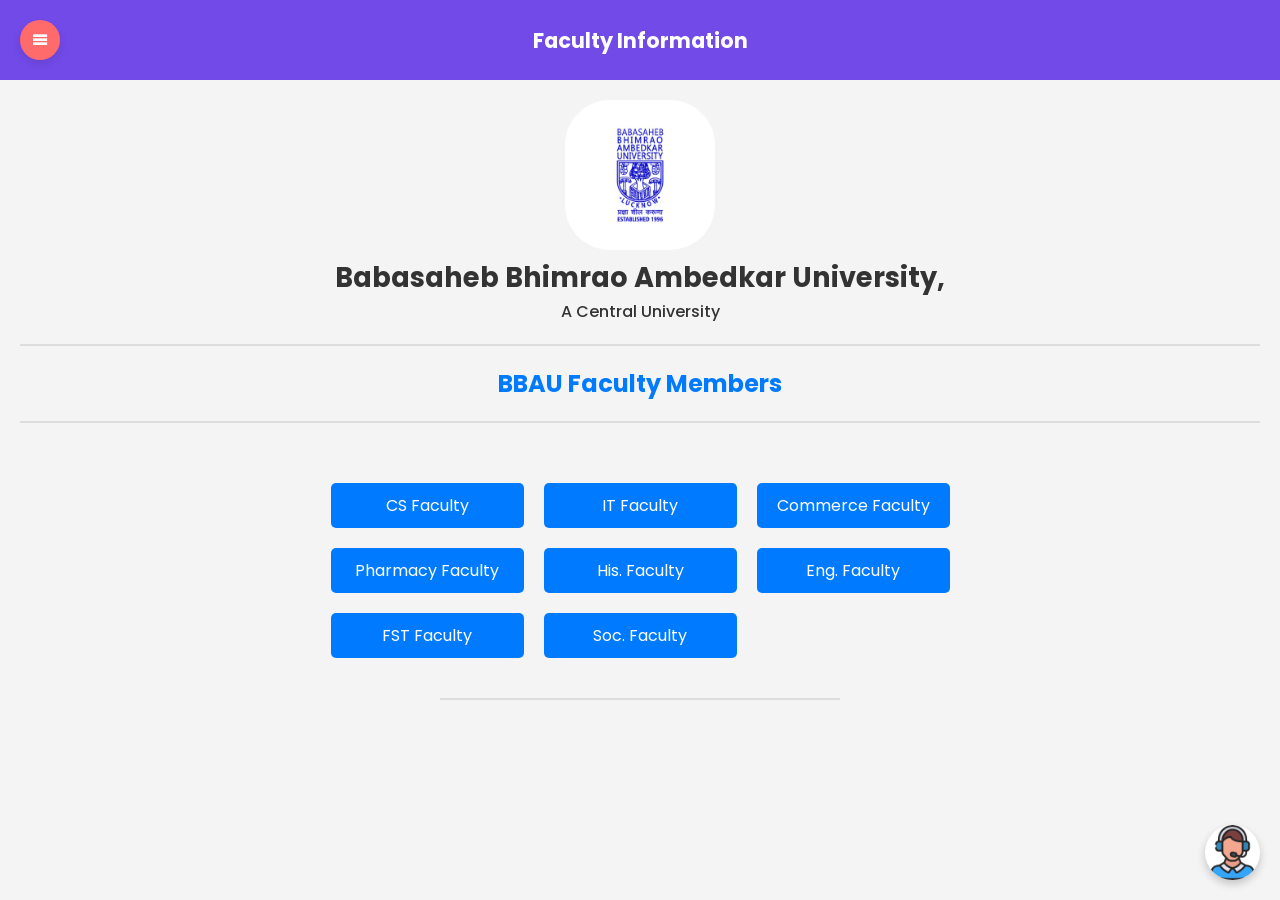
<file: facultyinfo.html>
<!DOCTYPE html>
<html lang="en">
  <head>
    <meta charset="UTF-8" />
    <meta name="viewport" content="width=device-width, initial-scale=1.0" />
    <title>Faculty Information</title>
    <link rel="icon" type="image/png" href="images/appicon2.png" />
    <link rel="stylesheet" href="style.css" />
    <link
      rel="stylesheet"
      href="https://fonts.googleapis.com/css2?family=Material+Symbols+Outlined:opsz,wght,FILL,GRAD@48,400,0,0"
    />
    <link
      href="https://unpkg.com/boxicons@2.1.4/css/boxicons.min.css"
      rel="stylesheet"
    />
    <style>
      body {
        font-family: Arial, sans-serif;
        background-color: #f4f4f4;
        padding: 20px;
        display: flex;
        flex-direction: column;
        align-items: center;
      }
    </style>
  </head>
  <body>
    <header class="header">
      <div class="navbar" id="navMenu">
        <a href="features.html">App Features</a>
        <a href="Chatbot.html">Chatbot</a>
        <a href="list.html">List of Qs</a>
        <a href="courseinfo.html">Course Info</a>
        <a href="about.html">About College</a>
        <a href="map.html">Campus Map</a>
        <a href="contact.html">ContactUs</a>
      </div>

      <div class="nav-menu-btn">
        <i
          id="Menu"
          class="bx bx-menu"
          onclick="myMenuFunction()"
          title="Menu"
        ></i>
        <i id="Cross" class="bx bxs-x-circle" title="Close"></i>
      </div>
      <h2 class="fi-h">Faculty Information</h2>
    </header>
    <a
      href="contact.html#contactForm"
      title="Contact Support"
      class="support-icon"
    >
      <img src="images/support-icon.png" alt="Contact Support" />
    </a>

    <div class="logo-section2">
      <img
        src="images/bbau-logo.jpg"
        alt="BBAU Logo"
        class="college-logo"
        title="College-Logo"
      />
      <h1 class="college-name">Babasaheb Bhimrao Ambedkar University,<br /></h1>
      <h2 class="college-Q">A Central University <br /></h2>
    </div>
    <div class="divider"></div>

    <div class="f-heading">
      <h2>BBAU Faculty Members</h2>
    </div>
    <div class="divider"></div>

    <div class="course-list">
      <button class="course-button" onclick="showFaculty('bca')">
        CS Faculty
      </button>
      <button class="course-button" onclick="showFaculty('bscit')">
        IT Faculty
      </button>
      <button class="course-button" onclick="showFaculty('bcom')">
        Commerce Faculty
      </button>
      <button class="course-button" onclick="showFaculty('dpharma')">
        Pharmacy Faculty
      </button>
      <button class="course-button" onclick="showFaculty('ba-h')">
        His. Faculty
      </button>
      <button class="course-button" onclick="showFaculty('ma-e')">
        Eng. Faculty
      </button>
      <button class="course-button" onclick="showFaculty('bfst')">
        FST Faculty
      </button>
      <button class="course-button" onclick="showFaculty('basoc')">
        Soc. Faculty
      </button>
    </div>

    <div class="f-container">
      <div class="faculty-box bscit hidden">
        <img
          src="images/DirectorSir.jpg"
          alt="Director"
          class="faculty-image"
        />
        <div class="faculty-info">
          <div class="faculty-name">Dr. Sandeep kr. Nayak</div>
          <div class="faculty-position">
            Director of BBAU, Satellite Centre <br />
            Associate Professor &amp; Coordinator of IT Dept.
          </div>
          <div class="faculty-contact">
            Email: nayak.kr.sandeep@gmail.com
            <br />Mobile: +91 9935513331, 7905043562
          </div>
          <a
            href="resumes/Dr_SandeepNayak.pdf"
            class="resume-button"
            download="Dr. SandeepNayak.pdf"
            >Download Resume</a
          >
        </div>
      </div>

      <div class="faculty-box bscit hidden">
        <img
          src="images/DR_Neeraj_T.jpg"
          alt="Faculty Member 1"
          class="faculty-image"
        />
        <div class="faculty-info">
          <div class="faculty-name">Dr. Neeraj Tiwari</div>
          <div class="faculty-position">Assistant Professor, Dept. of IT</div>
          <div class="faculty-contact">
            Email: neeraj@bbau.ac.in <br />Mobile: +91 9793825005
          </div>
          <a
            href="resumes/Dr_Neeraj.pdf"
            class="resume-button"
            download="Dr. Neeraj.pdf"
            >Download Resume</a
          >
        </div>
      </div>

      <div class="faculty-box bca hidden">
        <img
          src="images/ravindra.jpeg"
          alt="Faculty Member 1"
          class="faculty-image"
        />
        <div class="faculty-info">
          <div class="faculty-name">Dr. Ravindra Nath</div>
          <div class="faculty-position">
            Associate Professor &amp; Coordinator of CS Dept.
          </div>
          <div class="faculty-contact">
            Email: rnkatiyar@gmail.com
            <br />Mobile: +91 8948758999
          </div>
          <a
            href="resumes/rnkatiyar.pdf"
            class="resume-button"
            download="DR. Ravindra.pdf"
            >Download Resume</a
          >
        </div>
      </div>

      <div class="faculty-box bca hidden">
        <img
          src="images/Dr.AKSir.jpg"
          alt="Faculty Member 2"
          class="faculty-image"
        />
        <div class="faculty-info">
          <div class="faculty-name">Dr. Aditya Kr. Khamparia</div>
          <div class="faculty-position">Assistant Professor, Dept. of CS</div>
          <div class="faculty-contact">
            Email: aditya.khamparia88@gmail.com and aditya.kc@bbau.ac.in
            <br />Mobile: +91 9888767262
          </div>
          <a
            href="resumes/Dr_Aditya_Khamparia.pdf"
            class="resume-button"
            download="Dr. Aditya Khamparia.pdf"
            >Download Resume</a
          >
        </div>
      </div>

      <div class="faculty-box bca hidden">
        <img
          src="images/Dr_Yogdhar.jpg"
          alt="Faculty Member 3"
          class="faculty-image"
        />
        <div class="faculty-info">
          <div class="faculty-name">Dr. Yogadhar Pandey</div>
          <div class="faculty-position">Assistant Professor, Dept. of CS</div>
          <div class="faculty-contact">
            Email: yogadhar.pandey@gmail.com <br />
            Mobile: +91 8770654829
          </div>
          <a
            href="resumes/Dr_Yogadhar.pdf"
            class="resume-button"
            download="Dr Yogadhar.pdf"
            >Download Resume</a
          >
        </div>
      </div>

      <div class="faculty-box bcom hidden">
        <img
          src="images/Leena.png"
          alt="Faculty Member 1"
          class="faculty-image"
        />
        <div class="faculty-info">
          <div class="faculty-name">Dr. Leena S. Shimpi</div>
          <div class="faculty-position">
            Assistant Professor and Coordinator of Commerce Dept.
          </div>
          <div class="faculty-contact">
            Email: leena3174@gmail.com <br />
            Mobile: +91 7621904662
          </div>
          <a
            href="resumes/Dr_LeenaS.pdf"
            class="resume-button"
            download="Dr_LeenaS.pdf"
            >Download Resume</a
          >
        </div>
      </div>

      <div class="faculty-box dpharma hidden">
        <img
          src="images/drvijay.jpg"
          alt="Faculty Member 1"
          class="faculty-image"
        />
        <div class="faculty-info">
          <div class="faculty-name">Dr. Vijayakumar M.R.</div>
          <div class="faculty-position">
            Assistant Professor and Coordinator of D. Pharma &amp; B.Pharma
            Dept.
          </div>
          <div class="faculty-contact">
            Email: drvijayakumarmr@gmail.com<br />
            Mobile: +91 9793947762
          </div>
          <a
            href="resumes/drvijay.pdf"
            class="resume-button"
            download="Dr. Vijayakumar.pdf"
            >Download Resume</a
          >
        </div>
      </div>

      <div class="faculty-box ba-h hidden">
        <img
          src="images/drrajesh.png"
          alt="Faculty Member 1"
          class="faculty-image"
        />
        <div class="faculty-info">
          <div class="faculty-name">Dr. Rajesh Kumar</div>
          <div class="faculty-position">
            Assistant Professor and Coordinator of History Dept.
          </div>
          <div class="faculty-contact">
            Email: rajesh.baudh75@gmail.com <br />
            Mobile: +91 9838635888 &amp; 8115723885
          </div>
          <a
            href="resumes/RajeshKumar.pdf"
            class="resume-button"
            download="Dr. Rajesh Kumar.pdf"
            >Download Resume</a
          >
        </div>
      </div>

      <div class="faculty-box ba-h hidden">
        <img
          src="images/drsushil.png"
          alt="Faculty Member 2"
          class="faculty-image"
        />
        <div class="faculty-info">
          <div class="faculty-name">Dr. Sushil Kumar Pandey</div>
          <div class="faculty-position">
            Assistant Professor of History Dept.
          </div>
          <div class="faculty-contact">
            Email: dr.sushilpandey@gmail.com <br />
            Mobile: +91 9005516024
          </div>
          <a
            href="resumes/drpandey.pdf"
            class="resume-button"
            download="Dr. Sushil.pdf"
            >Download Resume</a
          >
        </div>
      </div>

      <div class="faculty-box ma-e hidden">
        <img
          src="images/drpatra.jpg"
          alt="Faculty Member 1"
          class="faculty-image"
        />
        <div class="faculty-info">
          <div class="faculty-name">Dr. B. Patra</div>
          <div class="faculty-position">
            Assistant Professor and Coordinator of English Dept.
          </div>
          <div class="faculty-contact">
            Email: drpatra2015@gmail.com <br />
            Mobile: +91 9438305561
          </div>
          <a
            href="resumes/DrPatra.pdf"
            class="resume-button"
            download="Dr. Patra.pdf"
            >Download Resume</a
          >
        </div>
      </div>

      <div class="faculty-box bfst hidden">
        <img
          src="images/drharsh.png"
          alt="Faculty Member 1"
          class="faculty-image"
        />
        <div class="faculty-info">
          <div class="faculty-name">Dr. Harsh Pr. Sharma</div>
          <div class="faculty-position">
            Assistant Professor and Coordinator of Food Science Dept.
          </div>
          <div class="faculty-contact">
            Email: harshsharma1983@gmail.com <br />
            Mobile: +91 9408398737
          </div>
          <a
            href="resumes/Harsh.pdf"
            class="resume-button"
            download="Dr. Harsh.pdf"
            >Download Resume</a
          >
        </div>
      </div>

      <div class="faculty-box bfst hidden">
        <img
          src="images/mrskomal.png"
          alt="Faculty Member 2"
          class="faculty-image"
        />
        <div class="faculty-info">
          <div class="faculty-name">Mrs. Komal Singh</div>
          <div class="faculty-position">
            Assistant Professor of Food Science Dept.
          </div>
          <div class="faculty-contact">
            Email: komalsingh16037@gmail.com <br />
            Mobile: +91 9984958203
          </div>
          <a
            href="resumes/Komal Singh.pdf"
            class="resume-button"
            download="Komal Singh.pdf"
            >Download Resume</a
          >
        </div>
      </div>

      <div class="faculty-box bfst hidden">
        <img
          src="images/mrmurali.png"
          alt="Faculty Member 3"
          class="faculty-image"
        />
        <div class="faculty-info">
          <div class="faculty-name">Mr. K. Murali Naik</div>
          <div class="faculty-position">
            Assistant Professor of Food Science Dept.
          </div>
          <div class="faculty-contact">
            Email: murali5fst@gmail.com <br />
            Mobile: +91 7989425845
          </div>
          <a
            href="resumes/Murali Naik K.pdf"
            class="resume-button"
            download="Murali Naik.pdf"
            >Download Resume</a
          >
        </div>
      </div>

      <div class="faculty-box basoc hidden">
        <img
          src="images/drshankar.png"
          alt="Faculty Member 2"
          class="faculty-image"
        />
        <div class="faculty-info">
          <div class="faculty-name">Dr. Shankar Kr. Lal</div>
          <div class="faculty-position">
            Assistant Professor and Coordinator of Sociology Dept.
          </div>
          <div class="faculty-contact">
            Email: shankarkrlal@gmail.com <br />
            Mobile: +91 6201430693
          </div>
          <a
            href="resumes/Shankarlal.pdf"
            class="resume-button"
            download="Dr. Shankar Lal.pdf"
            >Download Resume</a
          >
        </div>
      </div>
      <div class="divider"></div>
    </div>

    <script>
      function showFaculty(course) {
        const facultyBoxes = document.querySelectorAll(".faculty-box");
        facultyBoxes.forEach((box) => box.classList.add("hidden"));

        const selectedCourseFaculty = document.querySelectorAll(`.${course}`);
        selectedCourseFaculty.forEach((box) => box.classList.remove("hidden"));
      }
    </script>

    <script>
      function myMenuFunction() {
        var navMenu = document.getElementById("navMenu");
        var navMenuBtn = document.querySelector(".nav-menu-btn");
        var menuBtn = document.getElementById("Menu");
        var crossBtn = document.getElementById("Cross");

        if (navMenu.className === "navbar") {
          navMenu.className += " responsive";
          navMenuBtn.classList.add("active");
          menuBtn.style.display = "none";
          crossBtn.style.display = "flex";
          document.addEventListener("click", closeMenuOnClickOutside);
        } else {
          navMenu.className = "navbar";
          navMenuBtn.classList.remove("active");
          crossBtn.style.display = "none";
          menuBtn.style.display = "flex";
          document.removeEventListener("click", closeMenuOnClickOutside);
        }
      }
      function closeMenuOnClickOutside(event) {
        var navMenu = document.getElementById("navMenu");
        var navMenuBtn = document.querySelector(".nav-menu-btn");
        var menuBtn = document.getElementById("Menu");
        var crossBtn = document.getElementById("Cross");

        if (
          !navMenu.contains(event.target) &&
          !navMenuBtn.contains(event.target)
        ) {
          navMenu.className = "navbar";
          menuBtn.style.display = "flex";
          crossBtn.style.display = "none";
          document.removeEventListener("click", closeMenuOnClickOutside);
        }
      }
      document.getElementById("Cross").addEventListener("click", function () {
        var navMenu = document.getElementById("navMenu");
        var navMenuBtn = document.querySelector(".nav-menu-btn");
        var menuBtn = document.getElementById("Menu");
        var crossBtn = document.getElementById("Cross");

        navMenu.className = "navbar";
        menuBtn.style.display = "flex";
        crossBtn.style.display = "none";
        navMenuBtn.classList.remove("active");
        document.removeEventListener("click", closeMenuOnClickOutside);
      });
    </script>
  </body>
</html>
</file>
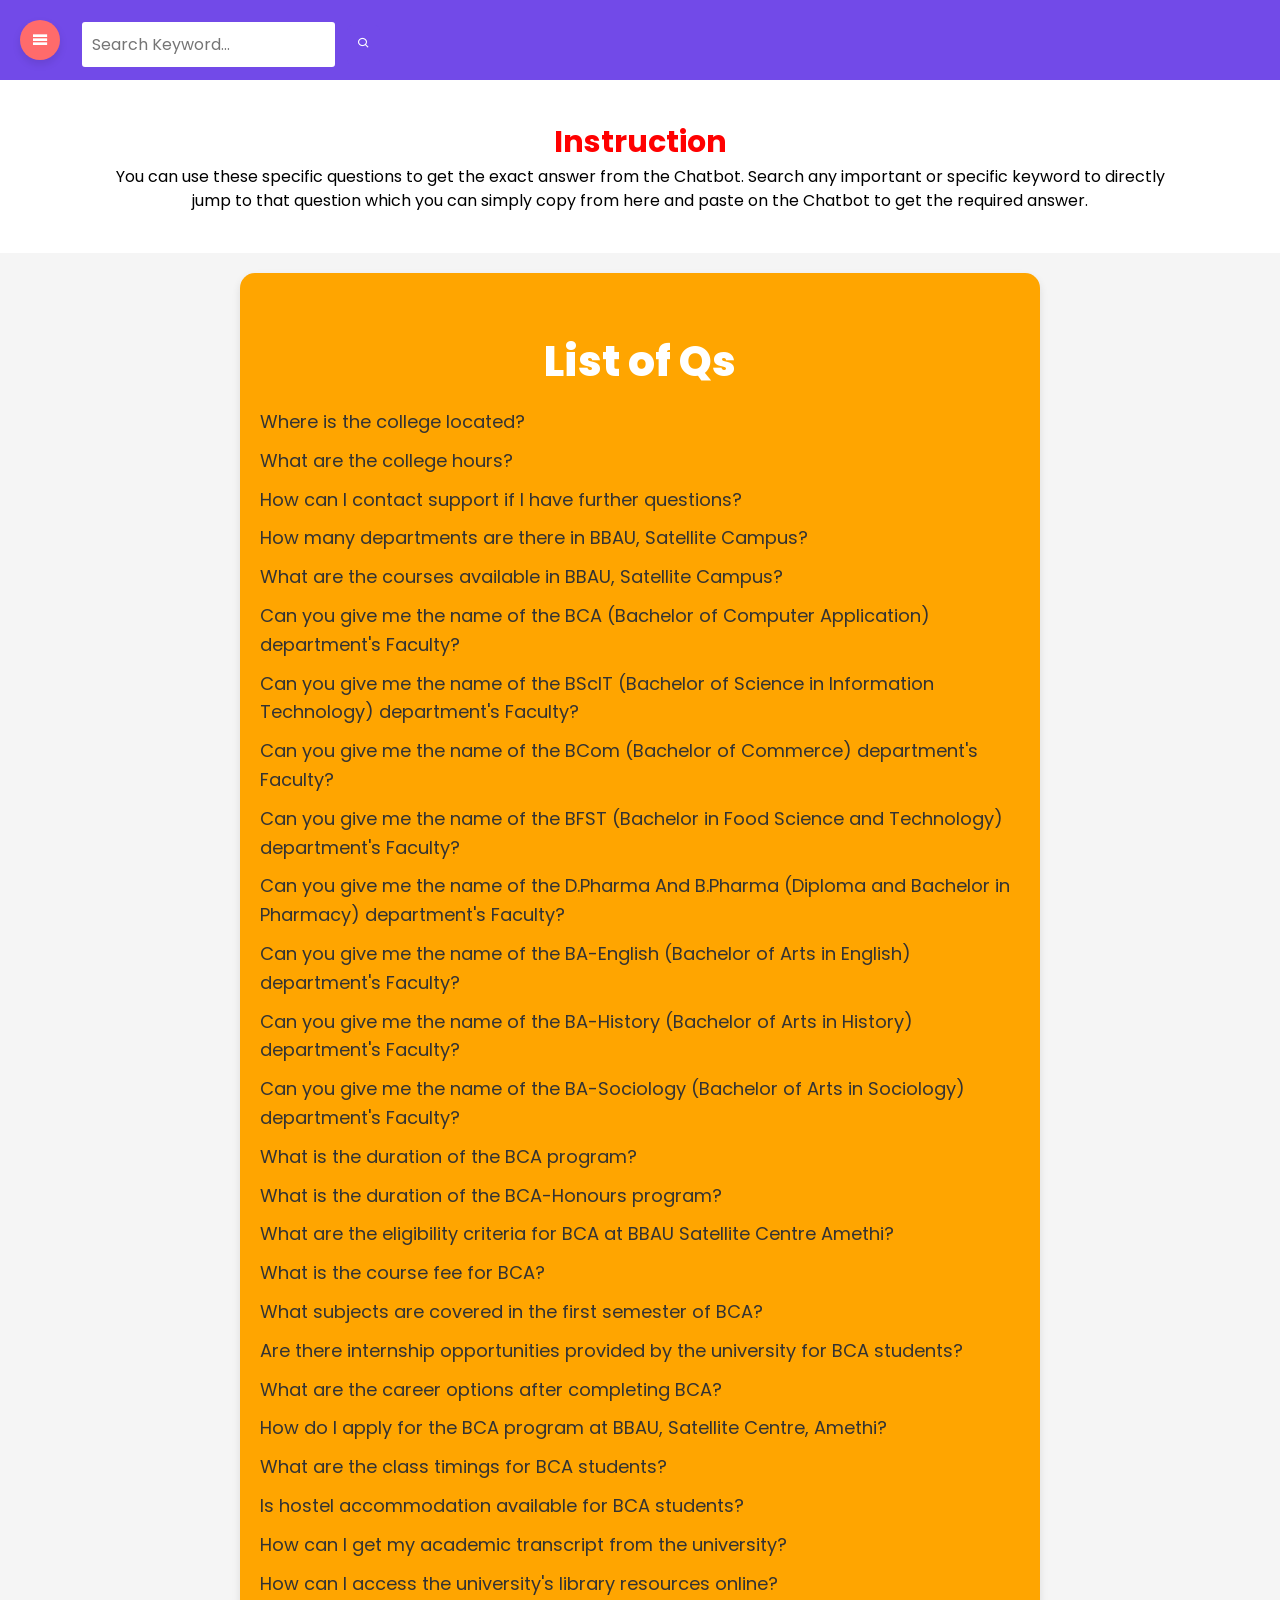
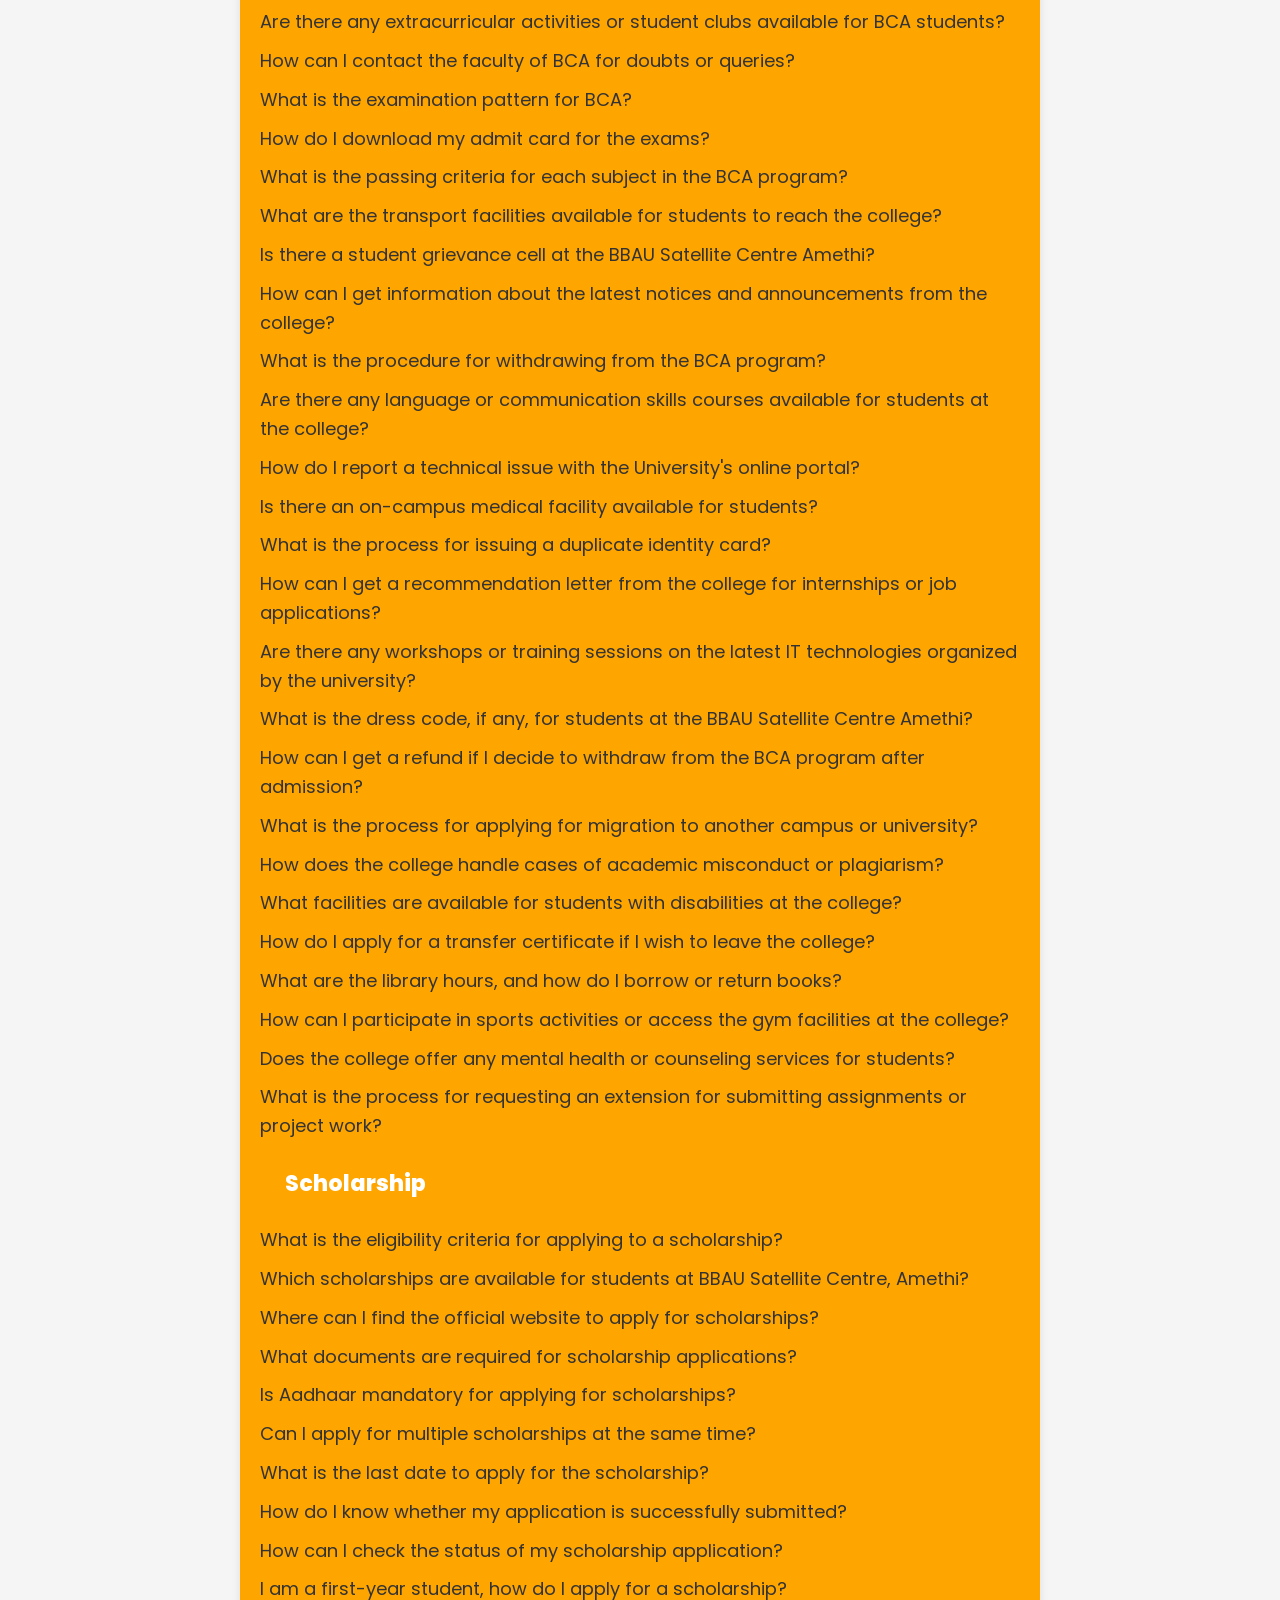
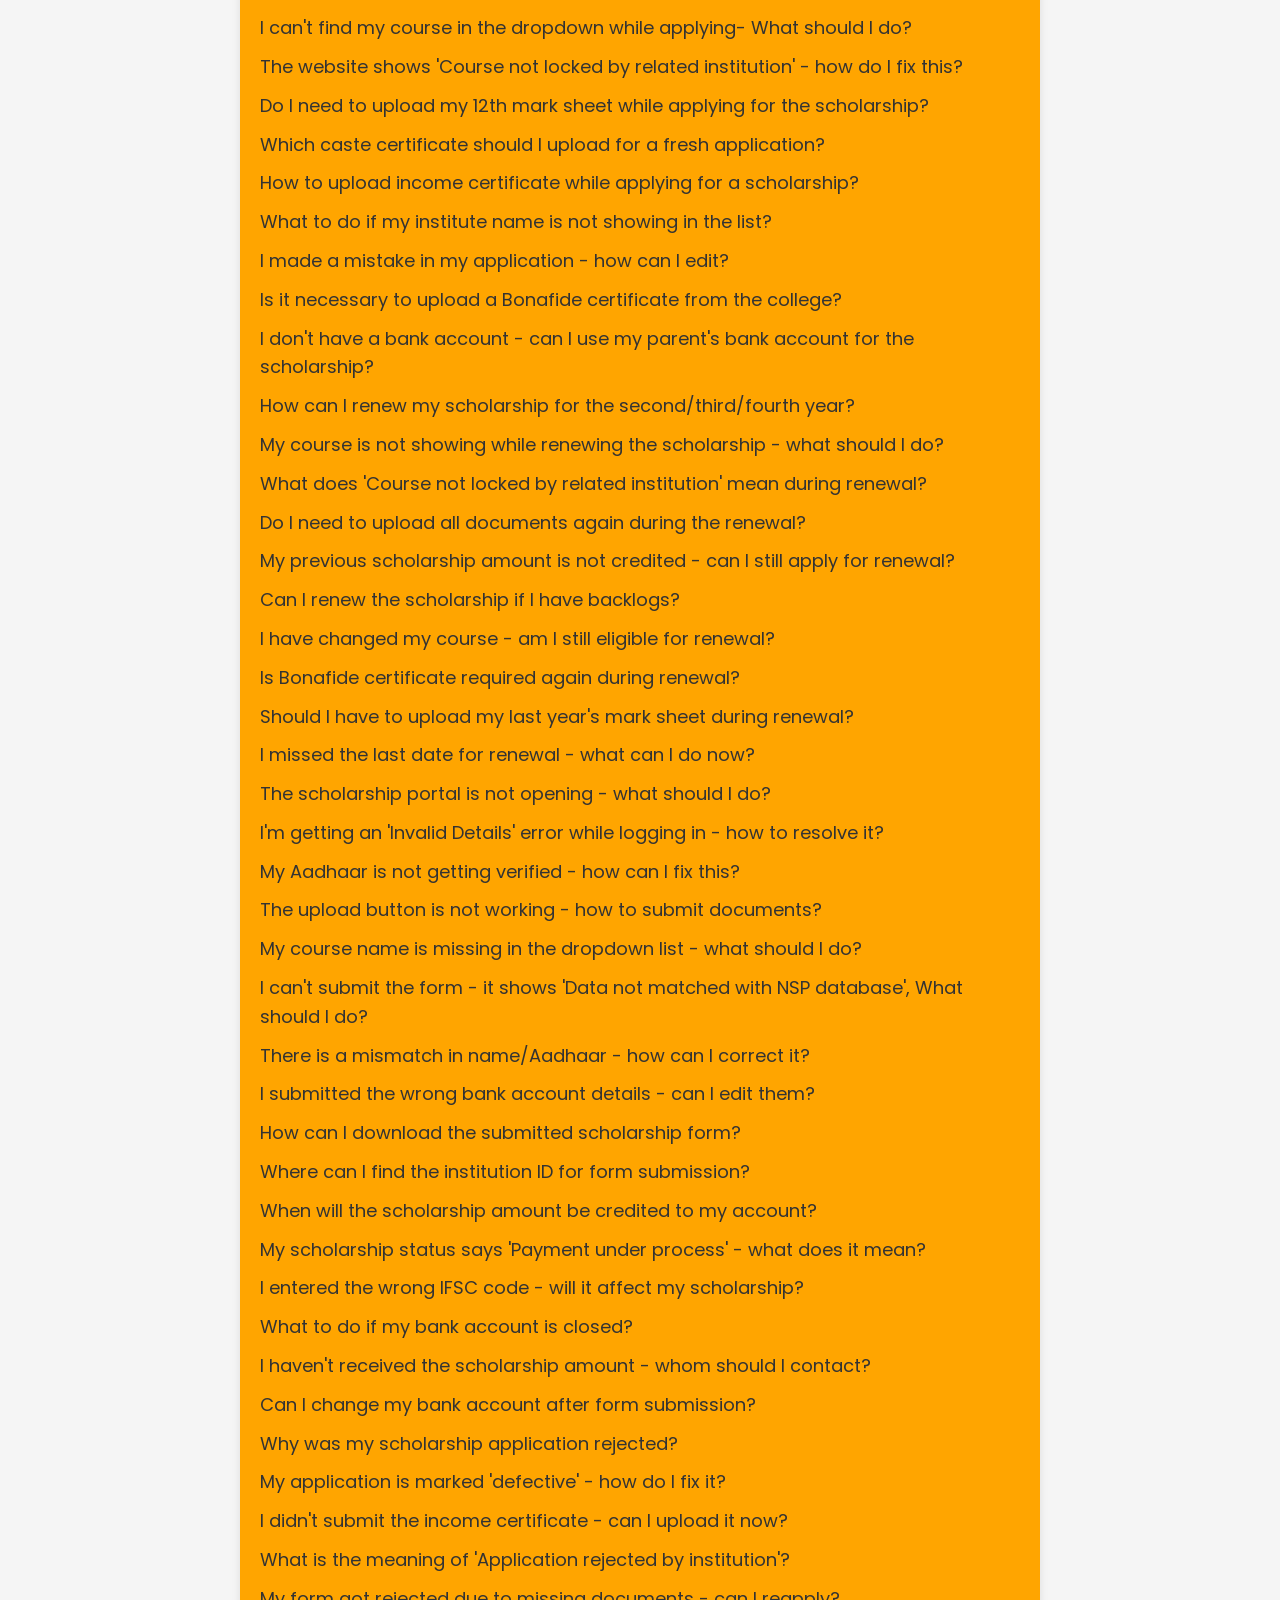
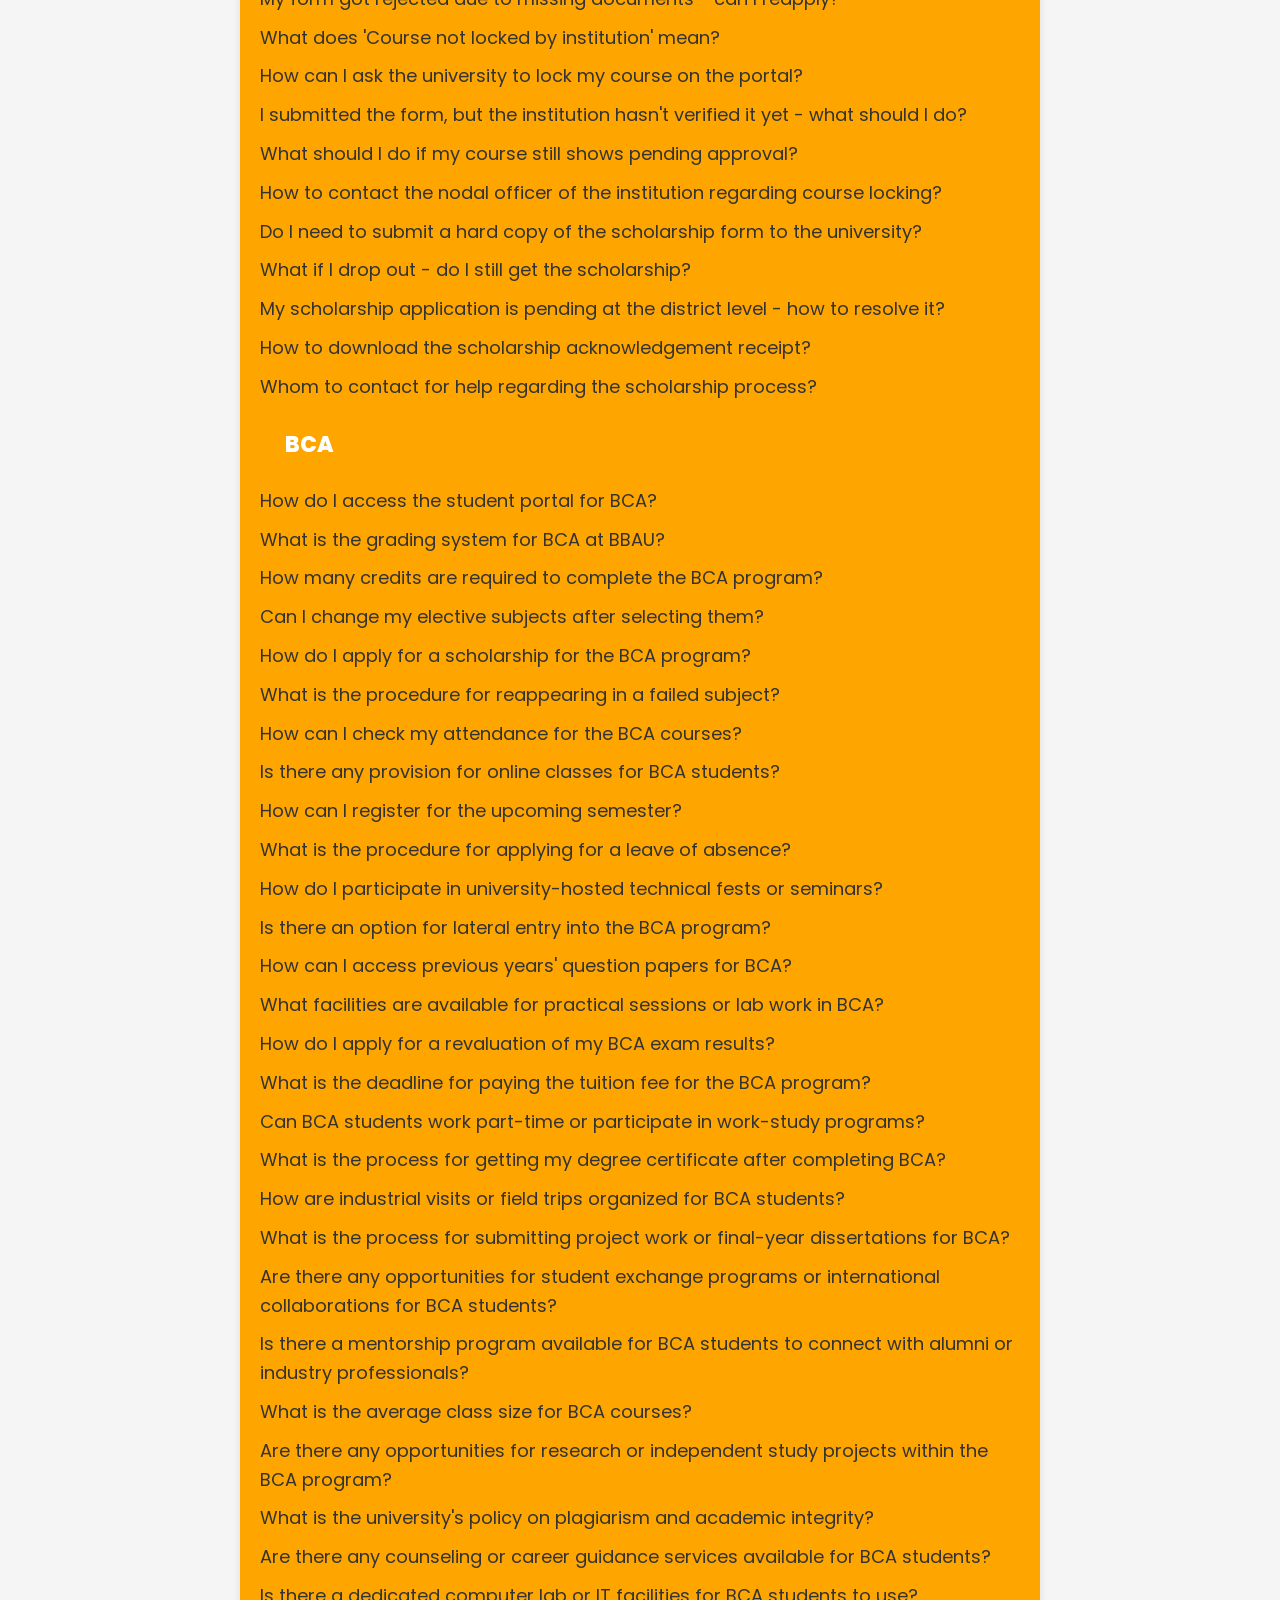
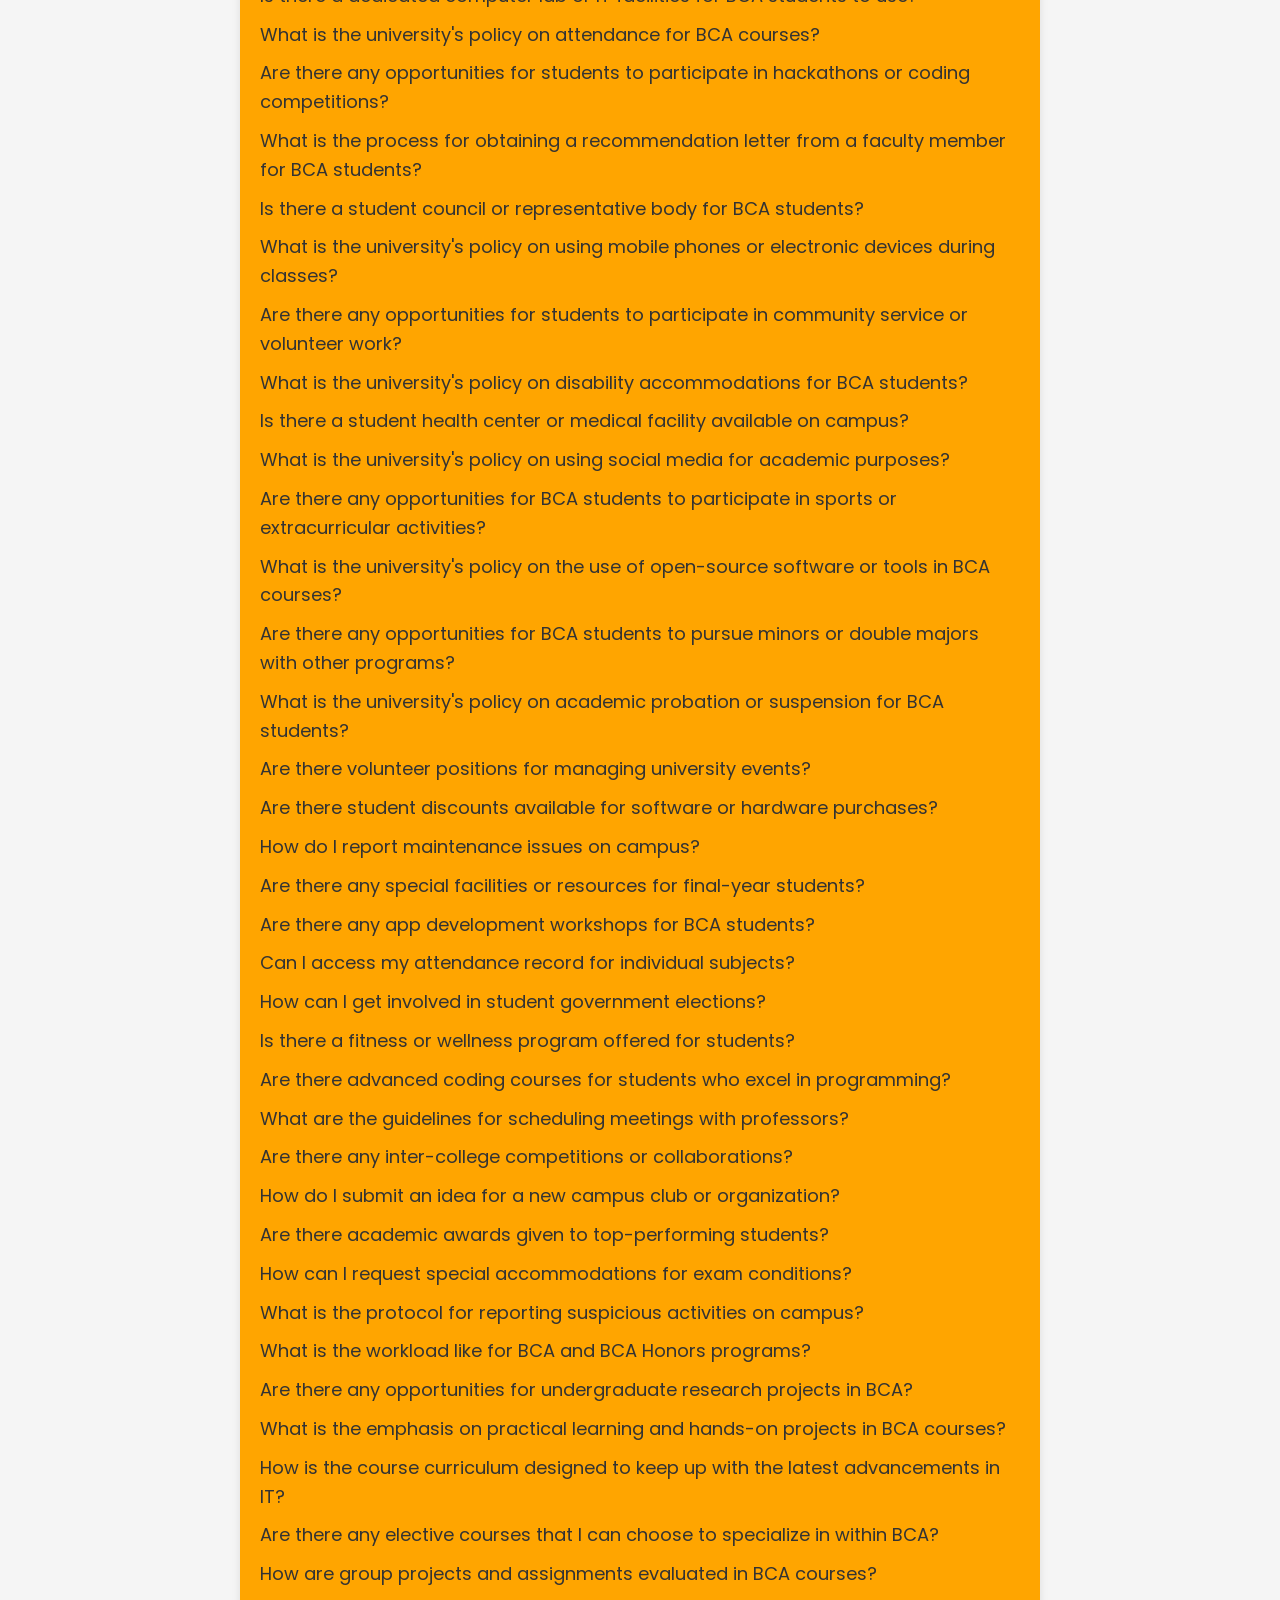
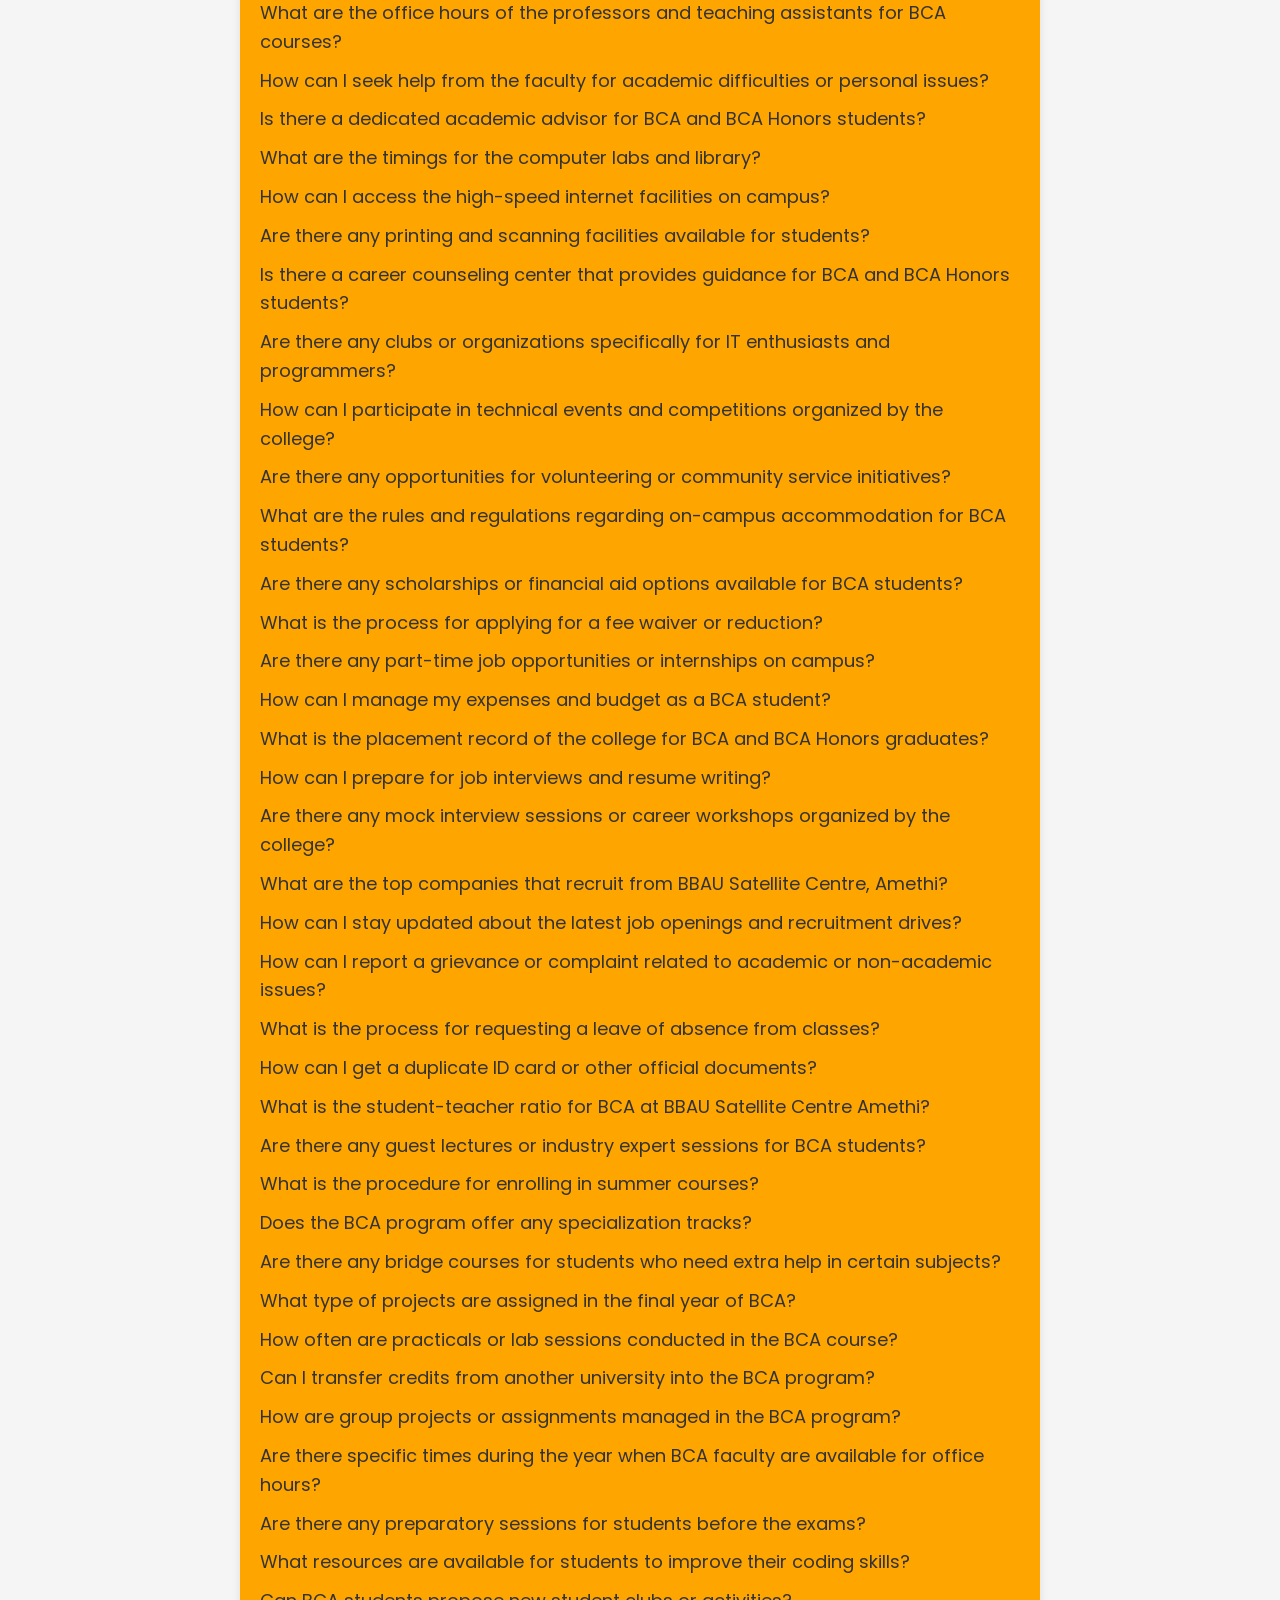
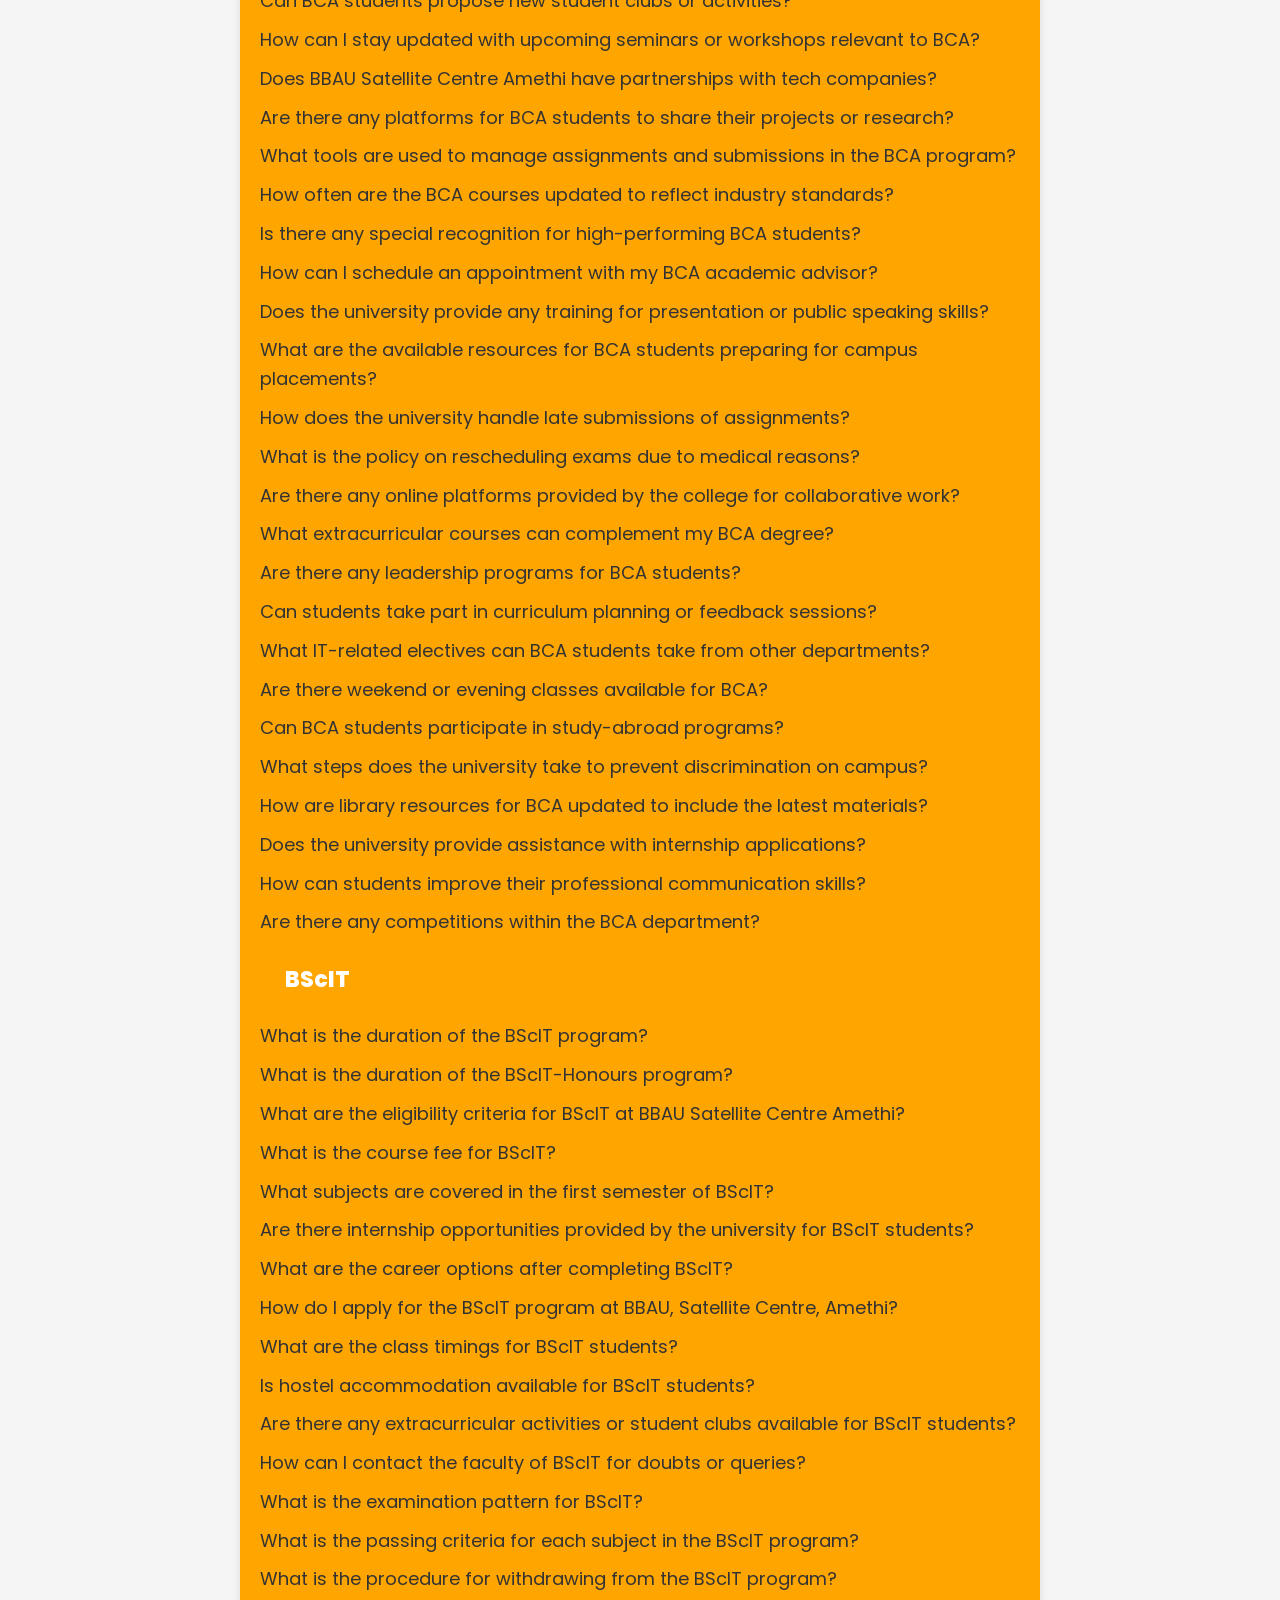
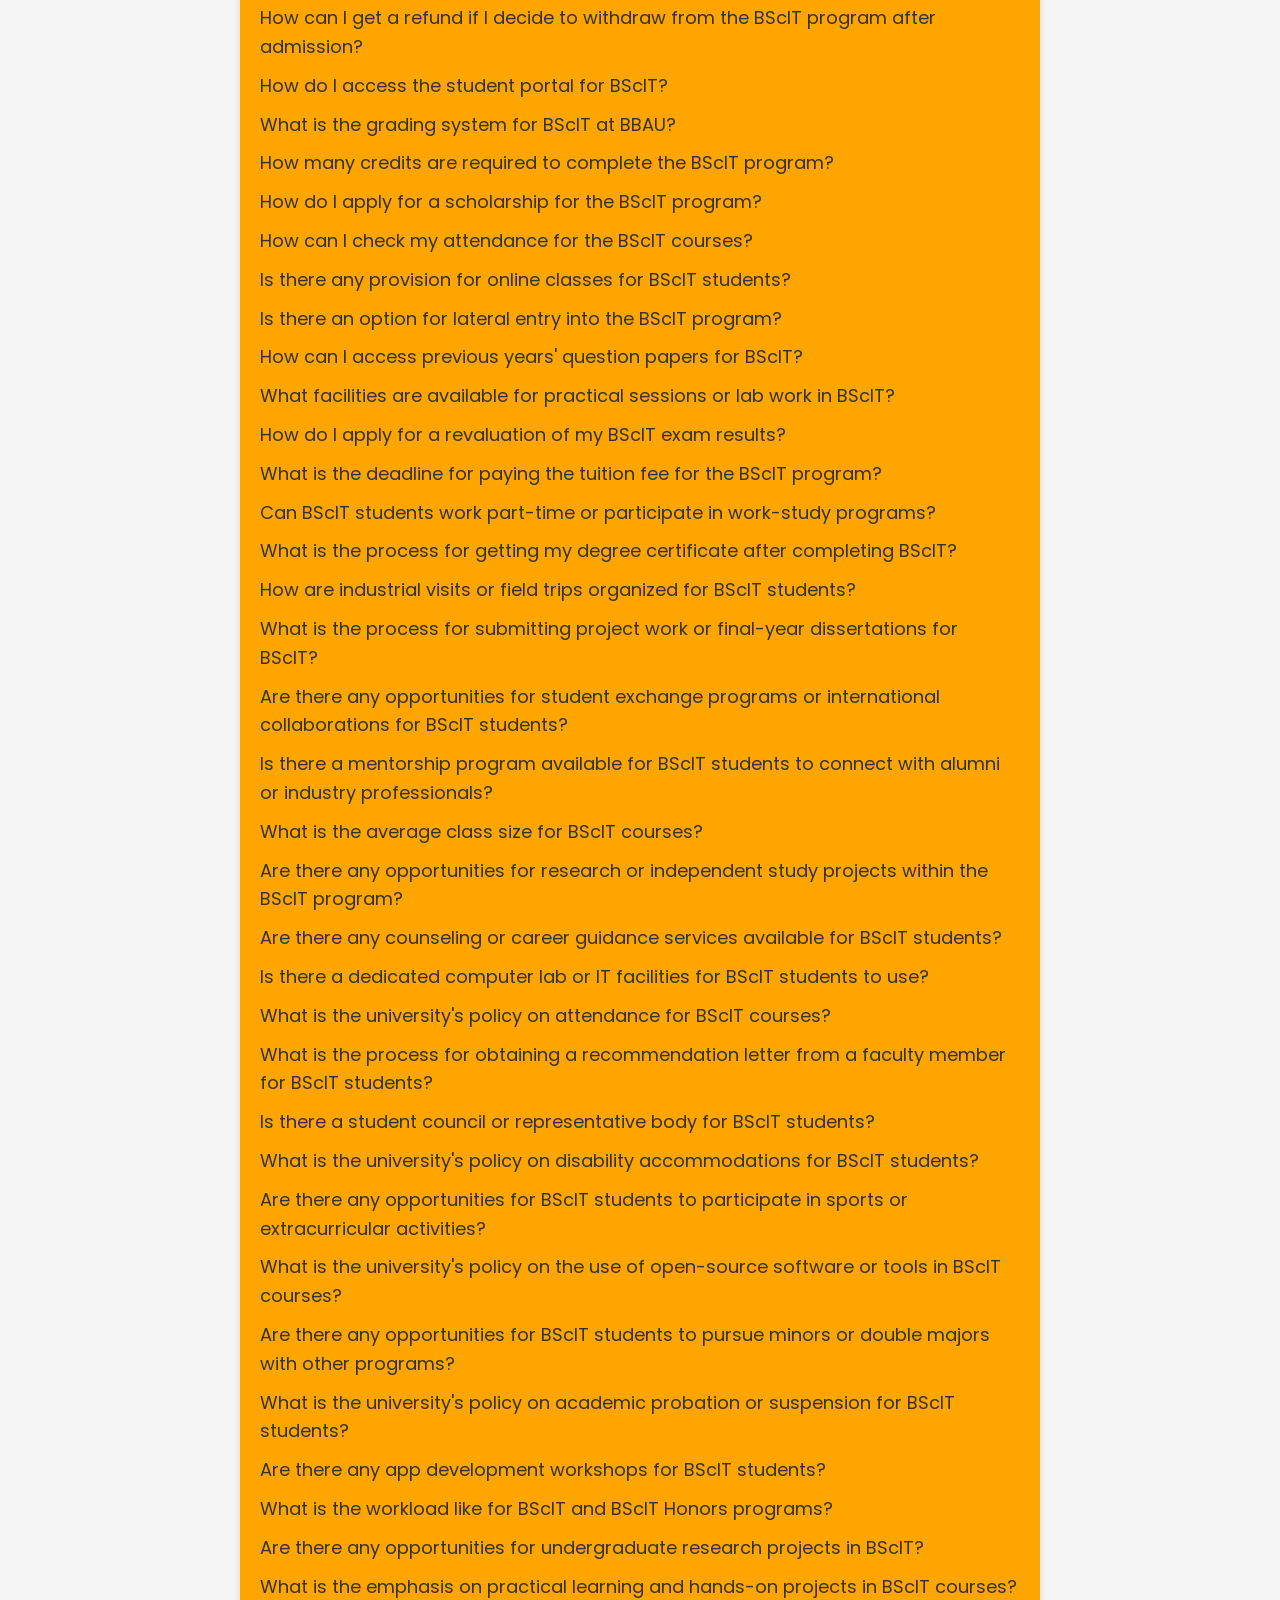
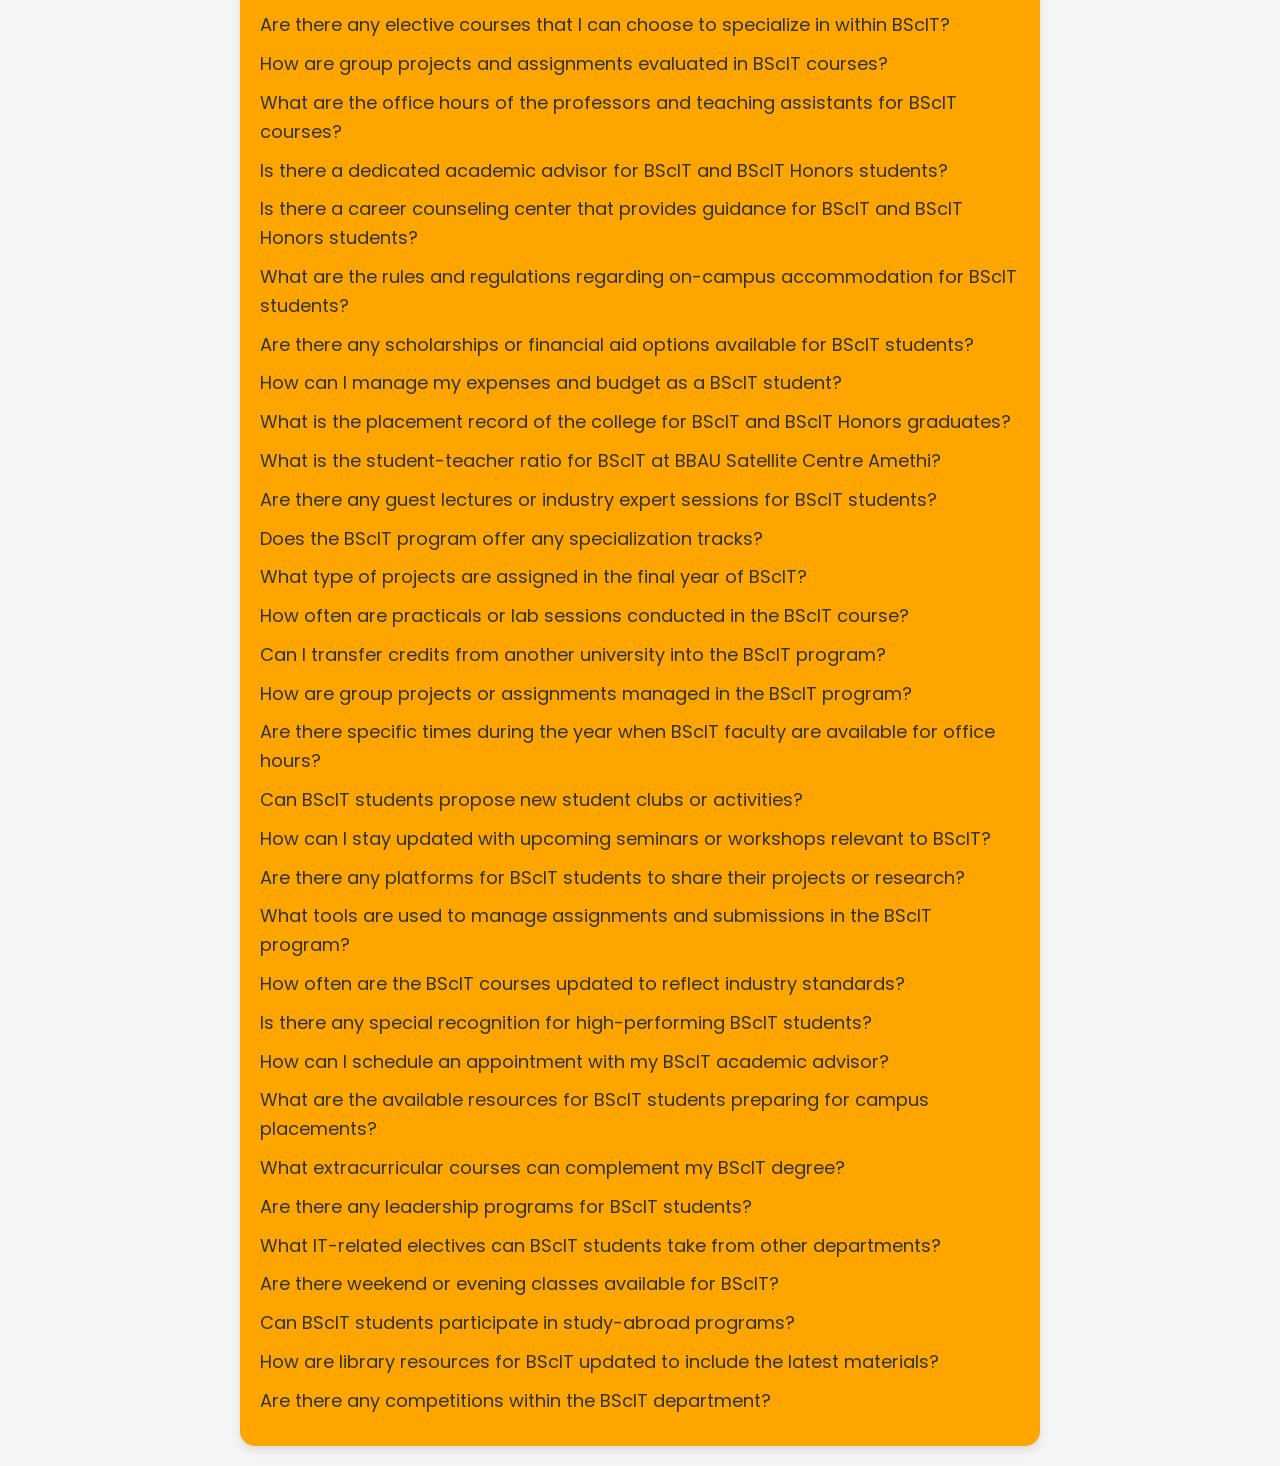
<file: list.html>
<!DOCTYPE html>
<html lang="en">
  <head>
    <meta charset="UTF-8" />
    <meta name="viewport" content="width=device-width, initial-scale=1.0" />
    <title>List Of Qs</title>
    <link rel="icon" type="image/png" href="images/appicon2.png" />
    <link rel="stylesheet" href="style.css" />
    <link
      rel="stylesheet"
      href="https://fonts.googleapis.com/css2?family=Material+Symbols+Outlined:opsz,wght,FILL,GRAD@48,400,0,0"
    />
    <link
      href="https://unpkg.com/boxicons@2.1.4/css/boxicons.min.css"
      rel="stylesheet"
    />
  </head>
  <body>
    <header class="header">
      <div class="navbar" id="navMenu">
        <a href="features.html">App Features</a>
        <a href="Chatbot.html">Chatbot</a>
        <a href="courseinfo.html">Course Info</a>
        <a href="facultyinfo.html">Faculty Info</a>
        <a href="about.html">About College</a>
        <a href="map.html">Campus Map</a>
        <a href="contact.html">ContactUs</a>
      </div>

      <div class="nav-menu-btn">
        <i
          id="Menu"
          class="bx bx-menu"
          onclick="myMenuFunction()"
          title="Menu"
        ></i>
        <i id="Cross" class="bx bxs-x-circle" title="Close"></i>
      </div>

      <div class="search-container">
        <input
          type="text"
          id="searchInput"
          placeholder="Search Keyword..."
          aria-label="Search FAQ"
          list="keywordList"
        />
        <datalist id="keywordList">
          <option>Exam</option>
          <option>Scholarship</option>
          <option>Renewal</option>
          <option>Faculty</option>
          <option>University</option>
          <option>Image</option>
        </datalist>
        <button onclick="searchFAQ()">
          <i class="bx bx-search"></i>
        </button>
      </div>
    </header>

    <div class="content">
      <h2>Instruction</h2>
      <p>
        You can use these specific questions to get the exact answer from the
        Chatbot. Search any important or specific keyword to directly jump to
        that question which you can simply copy from here and paste on the
        Chatbot to get the required answer.
      </p>
    </div>

    <section class="listbox">
      <div class="list">
        <h2>List of Qs</h2>
        <div class="faq-box" id="faqBox">
          <p>Where is the college located?</p>
          <p>What are the college hours?</p>
          <p>How can I contact support if I have further questions?</p>
          <p>How many departments are there in BBAU, Satellite Campus?</p>
          <p>What are the courses available in BBAU, Satellite Campus?</p>
          <p>
            Can you give me the name of the BCA (Bachelor of Computer
            Application) department's Faculty?
          </p>
          <p>
            Can you give me the name of the BScIT (Bachelor of Science in
            Information Technology) department's Faculty?
          </p>
          <p>
            Can you give me the name of the BCom (Bachelor of Commerce)
            department's Faculty?
          </p>
          <p>
            Can you give me the name of the BFST (Bachelor in Food Science and
            Technology) department's Faculty?
          </p>
          <p>
            Can you give me the name of the D.Pharma And B.Pharma (Diploma and
            Bachelor in Pharmacy) department's Faculty?
          </p>
          <p>
            Can you give me the name of the BA-English (Bachelor of Arts in
            English) department's Faculty?
          </p>
          <p>
            Can you give me the name of the BA-History (Bachelor of Arts in
            History) department's Faculty?
          </p>
          <p>
            Can you give me the name of the BA-Sociology (Bachelor of Arts in
            Sociology) department's Faculty?
          </p>
          <p>What is the duration of the BCA program?</p>
          <p>What is the duration of the BCA-Honours program?</p>
          <p>
            What are the eligibility criteria for BCA at BBAU Satellite Centre
            Amethi?
          </p>
          <p>What is the course fee for BCA?</p>
          <p>What subjects are covered in the first semester of BCA?</p>
          <p>
            Are there internship opportunities provided by the university for
            BCA students?
          </p>
          <p>What are the career options after completing BCA?</p>
          <p>
            How do I apply for the BCA program at BBAU, Satellite Centre,
            Amethi?
          </p>
          <p>What are the class timings for BCA students?</p>
          <p>Is hostel accommodation available for BCA students?</p>
          <p>How can I get my academic transcript from the university?</p>
          <p>How can I access the university's library resources online?</p>
          <p>
            Are there any extracurricular activities or student clubs available
            for BCA students?
          </p>
          <p>How can I contact the faculty of BCA for doubts or queries?</p>
          <p>What is the examination pattern for BCA?</p>
          <p>How do I download my admit card for the exams?</p>
          <p>
            What is the passing criteria for each subject in the BCA program?
          </p>
          <p>
            What are the transport facilities available for students to reach
            the college?
          </p>
          <p>
            Is there a student grievance cell at the BBAU Satellite Centre
            Amethi?
          </p>
          <p>
            How can I get information about the latest notices and announcements
            from the college?
          </p>
          <p>What is the procedure for withdrawing from the BCA program?</p>
          <p>
            Are there any language or communication skills courses available for
            students at the college?
          </p>
          <p>
            How do I report a technical issue with the University's online
            portal?
          </p>
          <p>Is there an on-campus medical facility available for students?</p>
          <p>What is the process for issuing a duplicate identity card?</p>
          <p>
            How can I get a recommendation letter from the college for
            internships or job applications?
          </p>
          <p>
            Are there any workshops or training sessions on the latest IT
            technologies organized by the university?
          </p>
          <p>
            What is the dress code, if any, for students at the BBAU Satellite
            Centre Amethi?
          </p>
          <p>
            How can I get a refund if I decide to withdraw from the BCA program
            after admission?
          </p>
          <p>
            What is the process for applying for migration to another campus or
            university?
          </p>
          <p>
            How does the college handle cases of academic misconduct or
            plagiarism?
          </p>
          <p>
            What facilities are available for students with disabilities at the
            college?
          </p>
          <p>
            How do I apply for a transfer certificate if I wish to leave the
            college?
          </p>
          <p>
            What are the library hours, and how do I borrow or return books?
          </p>
          <p>
            How can I participate in sports activities or access the gym
            facilities at the college?
          </p>
          <p>
            Does the college offer any mental health or counseling services for
            students?
          </p>
          <p>
            What is the process for requesting an extension for submitting
            assignments or project work?
          </p>

          <h2>Scholarship</h2>
          <p>What is the eligibility criteria for applying to a scholarship?</p>
          <p>
            Which scholarships are available for students at BBAU Satellite
            Centre, Amethi?
          </p>
          <p>
            Where can I find the official website to apply for scholarships?
          </p>
          <p>What documents are required for scholarship applications?</p>
          <p>Is Aadhaar mandatory for applying for scholarships?</p>
          <p>Can I apply for multiple scholarships at the same time?</p>
          <p>What is the last date to apply for the scholarship?</p>
          <p>How do I know whether my application is successfully submitted?</p>
          <p>How can I check the status of my scholarship application?</p>
          <p>I am a first-year student, how do I apply for a scholarship?</p>
          <p>
            I can't find my course in the dropdown while applying- What should I
            do?
          </p>
          <p>
            The website shows 'Course not locked by related institution' - how
            do I fix this?
          </p>
          <p>
            Do I need to upload my 12th mark sheet while applying for the
            scholarship?
          </p>
          <p>
            Which caste certificate should I upload for a fresh application?
          </p>
          <p>
            How to upload income certificate while applying for a scholarship?
          </p>
          <p>What to do if my institute name is not showing in the list?</p>
          <p>I made a mistake in my application - how can I edit?</p>
          <p>
            Is it necessary to upload a Bonafide certificate from the college?
          </p>
          <p>
            I don't have a bank account - can I use my parent's bank account for
            the scholarship?
          </p>
          <p>
            How can I renew my scholarship for the second/third/fourth year?
          </p>
          <p>
            My course is not showing while renewing the scholarship - what
            should I do?
          </p>
          <p>
            What does 'Course not locked by related institution' mean during
            renewal?
          </p>
          <p>Do I need to upload all documents again during the renewal?</p>
          <p>
            My previous scholarship amount is not credited - can I still apply
            for renewal?
          </p>
          <p>Can I renew the scholarship if I have backlogs?</p>
          <p>I have changed my course - am I still eligible for renewal?</p>
          <p>Is Bonafide certificate required again during renewal?</p>
          <p>
            Should I have to upload my last year's mark sheet during renewal?
          </p>
          <p>I missed the last date for renewal - what can I do now?</p>
          <p>The scholarship portal is not opening - what should I do?</p>
          <p>
            I'm getting an 'Invalid Details' error while logging in - how to
            resolve it?
          </p>
          <p>My Aadhaar is not getting verified - how can I fix this?</p>
          <p>The upload button is not working - how to submit documents?</p>
          <p>
            My course name is missing in the dropdown list - what should I do?
          </p>
          <p>
            I can't submit the form - it shows 'Data not matched with NSP
            database', What should I do?
          </p>
          <p>There is a mismatch in name/Aadhaar - how can I correct it?</p>
          <p>I submitted the wrong bank account details - can I edit them?</p>
          <p>How can I download the submitted scholarship form?</p>
          <p>Where can I find the institution ID for form submission?</p>
          <p>When will the scholarship amount be credited to my account?</p>
          <p>
            My scholarship status says 'Payment under process' - what does it
            mean?
          </p>
          <p>I entered the wrong IFSC code - will it affect my scholarship?</p>
          <p>What to do if my bank account is closed?</p>
          <p>
            I haven't received the scholarship amount - whom should I contact?
          </p>
          <p>Can I change my bank account after form submission?</p>
          <p>Why was my scholarship application rejected?</p>
          <p>My application is marked 'defective' - how do I fix it?</p>
          <p>I didn't submit the income certificate - can I upload it now?</p>
          <p>What is the meaning of 'Application rejected by institution'?</p>
          <p>My form got rejected due to missing documents - can I reapply?</p>
          <p>What does 'Course not locked by institution' mean?</p>
          <p>How can I ask the university to lock my course on the portal?</p>
          <p>
            I submitted the form, but the institution hasn't verified it yet -
            what should I do?
          </p>
          <p>What should I do if my course still shows pending approval?</p>
          <p>
            How to contact the nodal officer of the institution regarding course
            locking?
          </p>
          <p>
            Do I need to submit a hard copy of the scholarship form to the
            university?
          </p>
          <p>What if I drop out - do I still get the scholarship?</p>
          <p>
            My scholarship application is pending at the district level - how to
            resolve it?
          </p>
          <p>How to download the scholarship acknowledgement receipt?</p>
          <p>Whom to contact for help regarding the scholarship process?</p>

          <h2>BCA</h2>
          <p>How do I access the student portal for BCA?</p>
          <p>What is the grading system for BCA at BBAU?</p>
          <p>How many credits are required to complete the BCA program?</p>
          <p>Can I change my elective subjects after selecting them?</p>
          <p>How do I apply for a scholarship for the BCA program?</p>
          <p>What is the procedure for reappearing in a failed subject?</p>
          <p>How can I check my attendance for the BCA courses?</p>
          <p>Is there any provision for online classes for BCA students?</p>
          <p>How can I register for the upcoming semester?</p>
          <p>What is the procedure for applying for a leave of absence?</p>
          <p>
            How do I participate in university-hosted technical fests or
            seminars?
          </p>
          <p>Is there an option for lateral entry into the BCA program?</p>
          <p>How can I access previous years' question papers for BCA?</p>
          <p>
            What facilities are available for practical sessions or lab work in
            BCA?
          </p>
          <p>How do I apply for a revaluation of my BCA exam results?</p>
          <p>
            What is the deadline for paying the tuition fee for the BCA program?
          </p>
          <p>
            Can BCA students work part-time or participate in work-study
            programs?
          </p>
          <p>
            What is the process for getting my degree certificate after
            completing BCA?
          </p>
          <p>
            How are industrial visits or field trips organized for BCA students?
          </p>
          <p>
            What is the process for submitting project work or final-year
            dissertations for BCA?
          </p>

          <p>
            Are there any opportunities for student exchange programs or
            international collaborations for BCA students?
          </p>
          <p>
            Is there a mentorship program available for BCA students to connect
            with alumni or industry professionals?
          </p>
          <p>What is the average class size for BCA courses?</p>
          <p>
            Are there any opportunities for research or independent study
            projects within the BCA program?
          </p>
          <p>
            What is the university's policy on plagiarism and academic
            integrity?
          </p>
          <p>
            Are there any counseling or career guidance services available for
            BCA students?
          </p>
          <p>
            Is there a dedicated computer lab or IT facilities for BCA students
            to use?
          </p>
          <p>What is the university's policy on attendance for BCA courses?</p>
          <p>
            Are there any opportunities for students to participate in
            hackathons or coding competitions?
          </p>
          <p>
            What is the process for obtaining a recommendation letter from a
            faculty member for BCA students?
          </p>
          <p>
            Is there a student council or representative body for BCA students?
          </p>
          <p>
            What is the university's policy on using mobile phones or electronic
            devices during classes?
          </p>
          <p>
            Are there any opportunities for students to participate in community
            service or volunteer work?
          </p>
          <p>
            What is the university's policy on disability accommodations for BCA
            students?
          </p>
          <p>
            Is there a student health center or medical facility available on
            campus?
          </p>
          <p>
            What is the university's policy on using social media for academic
            purposes?
          </p>
          <p>
            Are there any opportunities for BCA students to participate in
            sports or extracurricular activities?
          </p>
          <p>
            What is the university's policy on the use of open-source software
            or tools in BCA courses?
          </p>
          <p>
            Are there any opportunities for BCA students to pursue minors or
            double majors with other programs?
          </p>
          <p>
            What is the university's policy on academic probation or suspension
            for BCA students?
          </p>
          <p>Are there volunteer positions for managing university events?</p>
          <p>
            Are there student discounts available for software or hardware
            purchases?
          </p>
          <p>How do I report maintenance issues on campus?</p>
          <p>
            Are there any special facilities or resources for final-year
            students?
          </p>
          <p>Are there any app development workshops for BCA students?</p>
          <p>Can I access my attendance record for individual subjects?</p>
          <p>How can I get involved in student government elections?</p>
          <p>Is there a fitness or wellness program offered for students?</p>
          <p>
            Are there advanced coding courses for students who excel in
            programming?
          </p>
          <p>
            What are the guidelines for scheduling meetings with professors?
          </p>
          <p>Are there any inter-college competitions or collaborations?</p>
          <p>How do I submit an idea for a new campus club or organization?</p>
          <p>Are there academic awards given to top-performing students?</p>
          <p>How can I request special accommodations for exam conditions?</p>
          <p>
            What is the protocol for reporting suspicious activities on campus?
          </p>
          <p>What is the workload like for BCA and BCA Honors programs?</p>
          <p>
            Are there any opportunities for undergraduate research projects in
            BCA?
          </p>
          <p>
            What is the emphasis on practical learning and hands-on projects in
            BCA courses?
          </p>
          <p>
            How is the course curriculum designed to keep up with the latest
            advancements in IT?
          </p>
          <p>
            Are there any elective courses that I can choose to specialize in
            within BCA?
          </p>
          <p>
            How are group projects and assignments evaluated in BCA courses?
          </p>
          <p>
            What are the office hours of the professors and teaching assistants
            for BCA courses?
          </p>
          <p>
            How can I seek help from the faculty for academic difficulties or
            personal issues?
          </p>
          <p>
            Is there a dedicated academic advisor for BCA and BCA Honors
            students?
          </p>
          <p>What are the timings for the computer labs and library?</p>
          <p>How can I access the high-speed internet facilities on campus?</p>
          <p>
            Are there any printing and scanning facilities available for
            students?
          </p>
          <p>
            Is there a career counseling center that provides guidance for BCA
            and BCA Honors students?
          </p>
          <p>
            Are there any clubs or organizations specifically for IT enthusiasts
            and programmers?
          </p>
          <p>
            How can I participate in technical events and competitions organized
            by the college?
          </p>
          <p>
            Are there any opportunities for volunteering or community service
            initiatives?
          </p>
          <p>
            What are the rules and regulations regarding on-campus accommodation
            for BCA students?
          </p>
          <p>
            Are there any scholarships or financial aid options available for
            BCA students?
          </p>
          <p>What is the process for applying for a fee waiver or reduction?</p>
          <p>
            Are there any part-time job opportunities or internships on campus?
          </p>
          <p>How can I manage my expenses and budget as a BCA student?</p>
          <p>
            What is the placement record of the college for BCA and BCA Honors
            graduates?
          </p>
          <p>How can I prepare for job interviews and resume writing?</p>
          <p>
            Are there any mock interview sessions or career workshops organized
            by the college?
          </p>
          <p>
            What are the top companies that recruit from BBAU Satellite Centre,
            Amethi?
          </p>
          <p>
            How can I stay updated about the latest job openings and recruitment
            drives?
          </p>
          <p>
            How can I report a grievance or complaint related to academic or
            non-academic issues?
          </p>
          <p>
            What is the process for requesting a leave of absence from classes?
          </p>
          <p>How can I get a duplicate ID card or other official documents?</p>
          <p>
            What is the student-teacher ratio for BCA at BBAU Satellite Centre
            Amethi?
          </p>
          <p>
            Are there any guest lectures or industry expert sessions for BCA
            students?
          </p>
          <p>What is the procedure for enrolling in summer courses?</p>
          <p>Does the BCA program offer any specialization tracks?</p>
          <p>
            Are there any bridge courses for students who need extra help in
            certain subjects?
          </p>
          <p>What type of projects are assigned in the final year of BCA?</p>
          <p>
            How often are practicals or lab sessions conducted in the BCA
            course?
          </p>
          <p>
            Can I transfer credits from another university into the BCA program?
          </p>
          <p>
            How are group projects or assignments managed in the BCA program?
          </p>
          <p>
            Are there specific times during the year when BCA faculty are
            available for office hours?
          </p>
          <p>
            Are there any preparatory sessions for students before the exams?
          </p>
          <p>
            What resources are available for students to improve their coding
            skills?
          </p>
          <p>Can BCA students propose new student clubs or activities?</p>
          <p>
            How can I stay updated with upcoming seminars or workshops relevant
            to BCA?
          </p>
          <p>
            Does BBAU Satellite Centre Amethi have partnerships with tech
            companies?
          </p>
          <p>
            Are there any platforms for BCA students to share their projects or
            research?
          </p>
          <p>
            What tools are used to manage assignments and submissions in the BCA
            program?
          </p>
          <p>
            How often are the BCA courses updated to reflect industry standards?
          </p>
          <p>
            Is there any special recognition for high-performing BCA students?
          </p>
          <p>How can I schedule an appointment with my BCA academic advisor?</p>
          <p>
            Does the university provide any training for presentation or public
            speaking skills?
          </p>
          <p>
            What are the available resources for BCA students preparing for
            campus placements?
          </p>
          <p>How does the university handle late submissions of assignments?</p>
          <p>
            What is the policy on rescheduling exams due to medical reasons?
          </p>
          <p>
            Are there any online platforms provided by the college for
            collaborative work?
          </p>
          <p>What extracurricular courses can complement my BCA degree?</p>
          <p>Are there any leadership programs for BCA students?</p>
          <p>
            Can students take part in curriculum planning or feedback sessions?
          </p>
          <p>
            What IT-related electives can BCA students take from other
            departments?
          </p>
          <p>Are there weekend or evening classes available for BCA?</p>
          <p>Can BCA students participate in study-abroad programs?</p>
          <p>
            What steps does the university take to prevent discrimination on
            campus?
          </p>
          <p>
            How are library resources for BCA updated to include the latest
            materials?
          </p>
          <p>
            Does the university provide assistance with internship applications?
          </p>
          <p>
            How can students improve their professional communication skills?
          </p>
          <p>Are there any competitions within the BCA department?</p>

          <h2>BScIT</h2>
          <p>What is the duration of the BScIT program?</p>
          <p>What is the duration of the BScIT-Honours program?</p>
          <p>
            What are the eligibility criteria for BScIT at BBAU Satellite Centre
            Amethi?
          </p>
          <p>What is the course fee for BScIT?</p>
          <p>What subjects are covered in the first semester of BScIT?</p>
          <p>
            Are there internship opportunities provided by the university for
            BScIT students?
          </p>
          <p>What are the career options after completing BScIT?</p>
          <p>
            How do I apply for the BScIT program at BBAU, Satellite Centre,
            Amethi?
          </p>
          <p>What are the class timings for BScIT students?</p>
          <p>Is hostel accommodation available for BScIT students?</p>
          <p>
            Are there any extracurricular activities or student clubs available
            for BScIT students?
          </p>
          <p>How can I contact the faculty of BScIT for doubts or queries?</p>
          <p>What is the examination pattern for BScIT?</p>
          <p>
            What is the passing criteria for each subject in the BScIT program?
          </p>
          <p>What is the procedure for withdrawing from the BScIT program?</p>
          <p>
            How can I get a refund if I decide to withdraw from the BScIT
            program after admission?
          </p>
          <p>How do I access the student portal for BScIT?</p>
          <p>What is the grading system for BScIT at BBAU?</p>
          <p>How many credits are required to complete the BScIT program?</p>
          <p>How do I apply for a scholarship for the BScIT program?</p>
          <p>How can I check my attendance for the BScIT courses?</p>
          <p>Is there any provision for online classes for BScIT students?</p>
          <p>Is there an option for lateral entry into the BScIT program?</p>
          <p>How can I access previous years' question papers for BScIT?</p>
          <p>
            What facilities are available for practical sessions or lab work in
            BScIT?
          </p>
          <p>How do I apply for a revaluation of my BScIT exam results?</p>
          <p>
            What is the deadline for paying the tuition fee for the BScIT
            program?
          </p>
          <p>
            Can BScIT students work part-time or participate in work-study
            programs?
          </p>
          <p>
            What is the process for getting my degree certificate after
            completing BScIT?
          </p>
          <p>
            How are industrial visits or field trips organized for BScIT
            students?
          </p>
          <p>
            What is the process for submitting project work or final-year
            dissertations for BScIT?
          </p>

          <p>
            Are there any opportunities for student exchange programs or
            international collaborations for BScIT students?
          </p>
          <p>
            Is there a mentorship program available for BScIT students to
            connect with alumni or industry professionals?
          </p>
          <p>What is the average class size for BScIT courses?</p>
          <p>
            Are there any opportunities for research or independent study
            projects within the BScIT program?
          </p>
          <p>
            Are there any counseling or career guidance services available for
            BScIT students?
          </p>
          <p>
            Is there a dedicated computer lab or IT facilities for BScIT
            students to use?
          </p>
          <p>
            What is the university's policy on attendance for BScIT courses?
          </p>
          <p>
            What is the process for obtaining a recommendation letter from a
            faculty member for BScIT students?
          </p>
          <p>
            Is there a student council or representative body for BScIT
            students?
          </p>
          <p>
            What is the university's policy on disability accommodations for
            BScIT students?
          </p>
          <p>
            Are there any opportunities for BScIT students to participate in
            sports or extracurricular activities?
          </p>
          <p>
            What is the university's policy on the use of open-source software
            or tools in BScIT courses?
          </p>
          <p>
            Are there any opportunities for BScIT students to pursue minors or
            double majors with other programs?
          </p>
          <p>
            What is the university's policy on academic probation or suspension
            for BScIT students?
          </p>
          <p>Are there any app development workshops for BScIT students?</p>
          <p>What is the workload like for BScIT and BScIT Honors programs?</p>
          <p>
            Are there any opportunities for undergraduate research projects in
            BScIT?
          </p>
          <p>
            What is the emphasis on practical learning and hands-on projects in
            BScIT courses?
          </p>
          <p>
            Are there any elective courses that I can choose to specialize in
            within BScIT?
          </p>
          <p>
            How are group projects and assignments evaluated in BScIT courses?
          </p>
          <p>
            What are the office hours of the professors and teaching assistants
            for BScIT courses?
          </p>
          <p>
            Is there a dedicated academic advisor for BScIT and BScIT Honors
            students?
          </p>
          <p>
            Is there a career counseling center that provides guidance for BScIT
            and BScIT Honors students?
          </p>
          <p>
            What are the rules and regulations regarding on-campus accommodation
            for BScIT students?
          </p>
          <p>
            Are there any scholarships or financial aid options available for
            BScIT students?
          </p>
          <p>How can I manage my expenses and budget as a BScIT student?</p>
          <p>
            What is the placement record of the college for BScIT and BScIT
            Honors graduates?
          </p>
          <p>
            What is the student-teacher ratio for BScIT at BBAU Satellite Centre
            Amethi?
          </p>
          <p>
            Are there any guest lectures or industry expert sessions for BScIT
            students?
          </p>
          <p>Does the BScIT program offer any specialization tracks?</p>
          <p>What type of projects are assigned in the final year of BScIT?</p>
          <p>
            How often are practicals or lab sessions conducted in the BScIT
            course?
          </p>
          <p>
            Can I transfer credits from another university into the BScIT
            program?
          </p>
          <p>
            How are group projects or assignments managed in the BScIT program?
          </p>
          <p>
            Are there specific times during the year when BScIT faculty are
            available for office hours?
          </p>
          <p>Can BScIT students propose new student clubs or activities?</p>
          <p>
            How can I stay updated with upcoming seminars or workshops relevant
            to BScIT?
          </p>
          <p>
            Are there any platforms for BScIT students to share their projects
            or research?
          </p>
          <p>
            What tools are used to manage assignments and submissions in the
            BScIT program?
          </p>
          <p>
            How often are the BScIT courses updated to reflect industry
            standards?
          </p>
          <p>
            Is there any special recognition for high-performing BScIT students?
          </p>
          <p>
            How can I schedule an appointment with my BScIT academic advisor?
          </p>
          <p>
            What are the available resources for BScIT students preparing for
            campus placements?
          </p>
          <p>What extracurricular courses can complement my BScIT degree?</p>
          <p>Are there any leadership programs for BScIT students?</p>
          <p>
            What IT-related electives can BScIT students take from other
            departments?
          </p>
          <p>Are there weekend or evening classes available for BScIT?</p>
          <p>Can BScIT students participate in study-abroad programs?</p>
          <p>
            How are library resources for BScIT updated to include the latest
            materials?
          </p>
          <p>Are there any competitions within the BScIT department?</p>
        </div>
      </div>
    </section>

    <button onclick="scrollToTop()" id="scrollTopBtn" class="scroll-top-btn">
      <i class="bx bx-up-arrow-circle"></i>
    </button>

    <script>
      function myMenuFunction() {
        var navMenu = document.getElementById("navMenu");
        var navMenuBtn = document.querySelector(".nav-menu-btn");
        var menuBtn = document.getElementById("Menu");
        var crossBtn = document.getElementById("Cross");

        if (navMenu.className === "navbar") {
          navMenu.className += " responsive";
          navMenuBtn.classList.add("active");
          menuBtn.style.display = "none";
          crossBtn.style.display = "flex";
          document.addEventListener("click", closeMenuOnClickOutside);
        } else {
          navMenu.className = "navbar";
          navMenuBtn.classList.remove("active");
          crossBtn.style.display = "none";
          menuBtn.style.display = "flex";
          document.removeEventListener("click", closeMenuOnClickOutside);
        }
      }
      function closeMenuOnClickOutside(event) {
        var navMenu = document.getElementById("navMenu");
        var navMenuBtn = document.querySelector(".nav-menu-btn");
        var menuBtn = document.getElementById("Menu");
        var crossBtn = document.getElementById("Cross");

        if (
          !navMenu.contains(event.target) &&
          !navMenuBtn.contains(event.target)
        ) {
          navMenu.className = "navbar";
          menuBtn.style.display = "flex";
          crossBtn.style.display = "none";
          document.removeEventListener("click", closeMenuOnClickOutside);
        }
      }
      document.getElementById("Cross").addEventListener("click", function () {
        var navMenu = document.getElementById("navMenu");
        var navMenuBtn = document.querySelector(".nav-menu-btn");
        var menuBtn = document.getElementById("Menu");
        var crossBtn = document.getElementById("Cross");

        navMenu.className = "navbar";
        menuBtn.style.display = "flex";
        crossBtn.style.display = "none";
        navMenuBtn.classList.remove("active");
        document.removeEventListener("click", closeMenuOnClickOutside);
      });
    </script>

    <script>
      function scrollToTop() {
        window.scrollTo({ top: 0, behavior: "smooth" });
      }

      window.onscroll = function () {
        const scrollTopBtn = document.getElementById("scrollTopBtn");
        if (
          document.body.scrollTop > 100 ||
          document.documentElement.scrollTop > 100
        ) {
          scrollTopBtn.style.display = "block";
        } else {
          scrollTopBtn.style.display = "none";
        }
      };
    </script>
    <script>
      function searchFAQ() {
        let paragraphs = document.querySelectorAll("#faqBox p");
        paragraphs.forEach((p) => {
          p.classList.remove("highlight");
          p.style.display = "none";
        });

        let searchTerm = document
          .getElementById("searchInput")
          .value.toLowerCase();
        if (!searchTerm) {
          paragraphs.forEach((p) => {
            p.style.display = "block";
          });
          return;
        }

        let found = false;
        paragraphs.forEach((paragraph) => {
          let paraText = paragraph.innerText.toLowerCase();
          if (paraText.includes(searchTerm)) {
            paragraph.style.display = "block";
            paragraph.classList.add("highlight");

            if (!found) {
              paragraph.scrollIntoView({ behavior: "smooth", block: "start" });
              found = true;
            }
          }
        });
      }
    </script>
  </body>
</html>
</file>
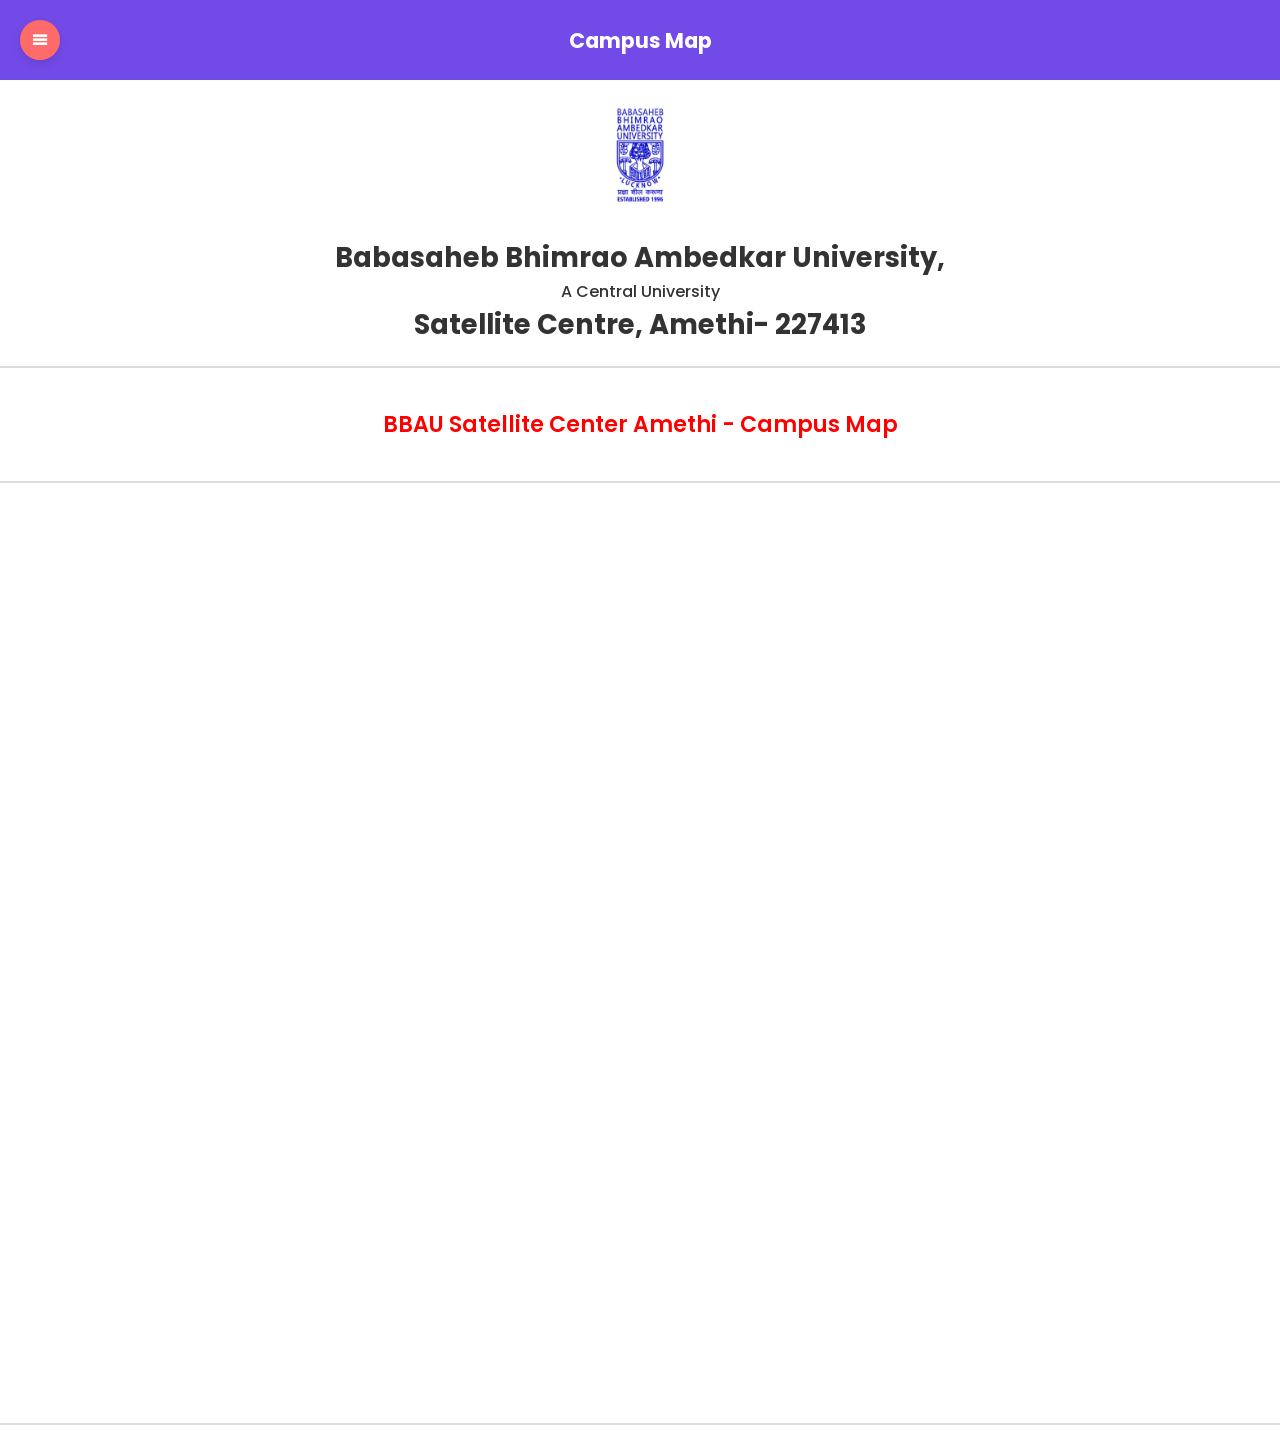
<file: map.html>
<!DOCTYPE html>
<html lang="en">
  <head>
    <meta charset="UTF-8" />
    <meta name="viewport" content="width=device-width, initial-scale=1.0" />
    <title>Campus Map</title>
    <link rel="icon" type="image/png" href="images/appicon2.png" />
    <link rel="stylesheet" href="style.css" />
    <link
      href="https://unpkg.com/boxicons@2.1.4/css/boxicons.min.css"
      rel="stylesheet"
    />
    <style>
      body {
        font-family: Arial, sans-serif;
        overflow-x: scroll;
      }
    </style>
  </head>
  <body>
    <header class="header">
      <div class="navbar" id="navMenu">
        <a href="features.html">App Features</a>
        <a href="Chatbot.html">Chatbot</a>
        <a href="list.html">List of Qs</a>
        <a href="courseinfo.html">Course Info</a>
        <a href="facultyinfo.html">Faculty Info</a>
        <a href="about.html">About College</a>
        <a href="contact.html">ContactUs</a>
      </div>

      <div class="nav-menu-btn">
        <i
          id="Menu"
          class="bx bx-menu"
          onclick="myMenuFunction()"
          title="Menu"
        ></i>
        <i id="Cross" class="bx bxs-x-circle" title="Close"></i>
      </div>
      <h2 class="m-h">Campus Map</h2>
    </header>

    <div class="logo-section2">
      <img src="images/bbau-logo.jpg" alt="BBAU Logo" class="college-logo" />
      <h1 class="college-name">Babasaheb Bhimrao Ambedkar University,<br /></h1>
      <h2 class="college-Q">A Central University <br /></h2>
      <h1 class="college-name">Satellite Centre, Amethi- 227413</h1>
    </div>
    <div class="divider"></div>

    <div class="map-heading">
      <h1>BBAU Satellite Center Amethi - Campus Map</h1>
    </div>
    <div class="divider"></div>

    <div class="map-container">
      <iframe
        src="https://www.google.com/maps/d/u/0/embed?mid=1q-zKjqkG8ey67SSViHPcYDBGWS30HVU&ehbc=2E312F&noprof=1"
        title="BBAU Satellite Centre Amethi Campus Map"
        allowfullscreen
      ></iframe>
    </div>
    <div class="divider"></div>

    <script>
      function myMenuFunction() {
        var navMenu = document.getElementById("navMenu");
        var navMenuBtn = document.querySelector(".nav-menu-btn");
        var menuBtn = document.getElementById("Menu");
        var crossBtn = document.getElementById("Cross");

        if (navMenu.className === "navbar") {
          navMenu.className += " responsive";
          navMenuBtn.classList.add("active");
          menuBtn.style.display = "none";
          crossBtn.style.display = "flex";
          document.addEventListener("click", closeMenuOnClickOutside);
        } else {
          navMenu.className = "navbar";
          navMenuBtn.classList.remove("active");
          crossBtn.style.display = "none";
          menuBtn.style.display = "flex";
          document.removeEventListener("click", closeMenuOnClickOutside);
        }
      }
      function closeMenuOnClickOutside(event) {
        var navMenu = document.getElementById("navMenu");
        var navMenuBtn = document.querySelector(".nav-menu-btn");
        var menuBtn = document.getElementById("Menu");
        var crossBtn = document.getElementById("Cross");

        if (
          !navMenu.contains(event.target) &&
          !navMenuBtn.contains(event.target)
        ) {
          navMenu.className = "navbar";
          menuBtn.style.display = "flex";
          crossBtn.style.display = "none";
          document.removeEventListener("click", closeMenuOnClickOutside);
        }
      }
      document.getElementById("Cross").addEventListener("click", function () {
        var navMenu = document.getElementById("navMenu");
        var navMenuBtn = document.querySelector(".nav-menu-btn");
        var menuBtn = document.getElementById("Menu");
        var crossBtn = document.getElementById("Cross");

        navMenu.className = "navbar";
        menuBtn.style.display = "flex";
        crossBtn.style.display = "none";
        navMenuBtn.classList.remove("active");
        document.removeEventListener("click", closeMenuOnClickOutside);
      });
    </script>
  </body>
</html>
</file>
<file: style.css>
@import url("https://fonts.googleapis.com/css2?family=Poppins:wght@300;400;500;600;700;800;900&display=swap");
* {
  margin: 0;
  padding: 0;
  box-sizing: border-box;
  font-family: "Poppins", sans-serif;
}
body {
  width: 100%;
  min-height: 100vh;
  background-size: cover;
}
.header {
  position: absolute;
  top: 0;
  left: 0;
  width: 100%;
  padding: 20px;
  background: #724ae8;
  display: flex;
  justify-content: space-between;
  align-items: center;
  z-index: 99;
}
.header .ci-h {
  font-size: 1.3rem;
  color: white;
  position: absolute;
  left: 50%;
  transform: translateX(-50%);
  margin: 0;
}
.header .fi-h {
  font-size: 1.3rem;
  color: white;
  position: absolute;
  left: 50%;
  transform: translateX(-50%);
  margin: 0;
}
.header .m-h {
  font-size: 1.3rem;
  color: white;
  position: absolute;
  left: 50%;
  transform: translateX(-50%);
  margin: 0;
}
.header h2 {
  font-size: 1.5rem;
  color: white;
  position: absolute;
  left: 50%;
  transform: translateX(-50%);
  margin: 0;
}
.navbar {
  display: none;
  flex-direction: column;
  justify-content: center;
  align-items: center;
  gap: 15px;
  background-color: rgba(255, 255, 255, 0.9);
  padding: 15px;
  border-radius: 10px;
  position: absolute;
  right: 20px;
  top: 60px;
  width: 200px;
}
.navbar.responsive {
  display: flex;
}
.navbar a {
  font-size: 16px;
  color: #000;
  text-decoration: none;
  font-weight: 500;
  transition: color 0.3s ease;
}
.navbar a:hover {
  color: #724ae8;
}
.nav-menu-btn {
  display: block;
  cursor: pointer;
  padding: 10px;
  background-color: #ff6b6b;
  border-radius: 50%;
  box-shadow: 0 4px 8px rgba(0, 0, 0, 0.1);
  transition: all 0.3s ease;
}
.nav-menu-btn i {
  font-size: 20px;
  font-weight: bold;
  color: #fff;
  display: flex;
  align-items: center;
  justify-content: center;
  line-height: 1;
}
.nav-menu-btn #Cross {
  font-size: 20px;
  font-weight: bold;
  color: #fff;
  display: none;
  align-items: center;
  justify-content: center;
  line-height: 1;
}
.nav-menu-btn:hover {
  background-color: #ff4757;
  box-shadow: 0 6px 12px rgba(0, 0, 0, 0.2);
}
.dropdown {
  position: relative;
  display: inline-block;
}
.dropdown i {
  font-size: 30px;
  color: white;
  cursor: pointer;
}
.dropdown-content {
  display: none;
  position: absolute;
  right: 0;
  top: 40px;
  background-color: #ffffff;
  min-width: 120px;
  box-shadow: 0px 8px 16px rgba(0, 0, 0, 0.2);
  z-index: 1;
  border-radius: 8px;
}
.dropdown-content a {
  color: black;
  padding: 12px 16px;
  text-decoration: none;
  display: block;
  text-align: left;
  border-bottom: 1px solid #ddd;
}
.dropdown-content a:last-child {
  border-bottom: none;
}
.dropdown-content a:hover {
  background-color: #f1f1f1;
}
.show {
  display: block;
}

.support-icon {
  position: fixed;
  bottom: 20px;
  right: 20px;
  z-index: 999;
  width: 55px;
  height: 55px;
  background-color: #fff;
  border-radius: 50%;
  cursor: pointer;
}
.support-icon img {
  width: 100%;
  height: auto;
  border-radius: 50%;
  box-shadow: 0 4px 8px rgba(0, 0, 0, 0.2);
  transition: transform 0.3s ease;
}
.support-icon:hover img {
  transform: scale(1.1);
}

.search-container {
  position: absolute;
  top: 20px;
  left: 80px;
  display: flex;
  align-items: center;
  gap: 10px;
  max-width: 300px;
  width: 60%;
}
.search-container input[type="text"] {
  padding: 10px;
  font-size: 16px;
  border: 2px solid #724ae8;
  border-radius: 5px;
  width: 100%;
}
.search-container button {
  background-color: #724ae8;
  color: white;
  padding: 10px;
  border: none;
  border-radius: 5px;
  cursor: pointer;
}
.highlight {
  background-color: yellow;
}
.content {
  margin-top: 40px;
  width: 100%;
  display: flex;
  align-items: center;
  justify-content: center;
  flex-direction: column;
}
.content h2 {
  font-size: 30px;
  font-weight: 700;
  color: red;
  margin-top: 80px;
  position: relative;
}
.content p {
  width: 85%;
  font-weight: 400px;
  color: black;
  text-align: center;
  line-height: 1.5rem;
  white-space: 1px;
  margin-bottom: 40px;
}
.content + .listbox {
  margin-top: 0;
}
.listbox {
  margin-top: 45px;
  display: flex;
  justify-content: center;
  align-items: center;
  min-height: 100vh;
  padding: 20px;
  background-color: #f5f5f5;
}
.listbox .list {
  width: 90%;
  max-width: 800px;
  background-color: #ffa500;
  border-radius: 15px;
  box-shadow: 0 4px 8px rgba(0, 0, 0, 0.1);
  padding: 20px;
  text-align: center;
}
.listbox .list h2 {
  font-size: 42px;
  font-weight: 800;
  color: #fff;
  padding: 15px;
  margin-top: 22px;
}
.listbox .faq-box {
  text-align: left;
  font-size: 18px;
  line-height: 1.6;
}
.listbox .faq-box p {
  font-size: 18px;
  line-height: 1.6;
  color: #333;
  margin-bottom: 10px;
}
.listbox .faq-box h2 {
  font-size: 22px;
  line-height: 1.6;
  color: white;
  margin: 10px;
}
.scroll-top-btn {
  position: fixed;
  right: 20px;
  bottom: 20px;
  background-color: #724ae8;
  color: white;
  border: none;
  border-radius: 50%;
  padding: 10px;
  cursor: pointer;
  font-size: 20px;
  display: none;
  box-shadow: 0 4px 8px rgba(0, 0, 0, 0.2);
  transition: all 0.3s ease;
}
.scroll-top-btn:hover {
  background-color: #ff6b6b;
}
@media only screen and (max-width: 700px) {
  .search-container {
    top: 20px;
    left: 130px;
    width: 90%;
  }
  .listbox {
    padding: 20px;
    height: auto;
    margin-top: 80px;
  }
  .listbox .list {
    width: 100%;
    padding: 20px;
  }
  .listbox .list h2 {
    font-size: 24px;
    margin-top: 18px;
  }
  .listbox .faq-box {
    font-size: 16px;
  }
}

@media only screen and (max-width: 700px) {
  .header .ci-h {
    font-size: 1.1rem;
    color: white;
    position: absolute;
    left: 50%;
    transform: translateX(-50%);
    margin: 0;
  }
  .header .fi-h {
    font-size: 1.1rem;
    color: white;
    position: absolute;
    left: 50%;
    transform: translateX(-50%);
    margin: 0;
  }
  .header .m-h {
    font-size: 1.1rem;
    color: white;
    position: absolute;
    left: 50%;
    transform: translateX(-50%);
    margin: 0;
  }
  .header h2 {
    font-size: 1.1rem;
    color: white;
    position: absolute;
    left: 50%;
    transform: translateX(-50%);
    margin: 0;
  }
}

#course-section {
  min-height: 1100px;
  width: 100%;
  background: white;
  display: flex;
  align-items: center;
  justify-content: center;
  flex-direction: column;
}

#course-section h2 {
  font-size: 30px;
  font-weight: 700;
  color: red;
  margin-top: 80px;
  position: relative;
}

#course-section #para {
  width: 85%;
  font-weight: 400px;
  color: black;
  text-align: center;
  line-height: 1.5rem;
  white-space: 1px;
  margin-bottom: 40px;
}

.carousel-container {
  position: relative;
  width: 100%;
  max-width: 600px;
  margin: 0 auto;
  overflow: hidden;
}

.carousel-container .carousel {
  display: flex;
  transition: transform 0.5s ease-in-out;
  width: 100%;
}

.carousel-item {
  min-width: 100%;
  cursor: pointer;
}

.carousel-item img {
  width: 100%;
  display: block;
}

.carousel-indicators {
  position: absolute;
  bottom: 10px;
  left: 50%;
  transform: translateX(-50%);
  display: flex;
  gap: 5px;
}

.indicator {
  width: 10px;
  height: 10px;
  background-color: #ccc;
  border-radius: 50%;
  cursor: pointer;
}

.indicator.active {
  background-color: #333;
}

#course-section .cards {
  display: flex;
  flex-direction: column;
  gap: 25px;
  z-index: 9;
  margin-top: 20px;
}

#course-section .cards .card {
  min-height: 50px;
  width: 100%;
  max-width: 600px;
  display: flex;
  justify-content: flex-start;
  flex-direction: column;
  padding: 20px;
  background: rgb(65, 62, 105);
  position: relative;
  border-radius: 10px;
  margin: 0 auto;
}

#course-section .cards .card::before {
  position: absolute;
  content: " ";
  height: 100%;
  width: 100%;
  top: 0;
  left: 0;
  border-radius: 10px;
  background: #fd562a;
  transform: rotate(0deg);
  z-index: -1;
}

#course-section .cards .card:hover.card::before {
  transform: rotate(10deg);
  transition: 0.2s;
}

#course-section .cards .card .course-tag {
  position: absolute;
  top: 0;
  left: 0;
  background-color: #f57c00;
  color: #fff;
  font-size: 14px;
  font-weight: bold;
  padding: 5px 10px;
  border-top-left-radius: 8px;
  border-bottom-right-radius: 8px;
  text-transform: uppercase;
  z-index: 1;
}

#course-section .cards .card .content h3 {
  font-size: 40px;
  color: #fff;
  text-align: center;
  margin-top: 15px;
}

#course-section .cards .card .content p {
  color: white;
  font-size: 18px;
  font-weight: 500;
  width: 96%;
  padding-left: 0.5%;
  text-align: justify;
  margin: 0 auto;
}

@media only screen and (max-width: 700px) {
  #course-section #para {
    width: 90%;
  }

  #course-section .cards .card {
    width: 100%;
    min-height: auto;
    padding: 15px;
  }

  #course-section .cards .card .content h3 {
    font-size: 30px;
  }

  #course-section .cards .card .content p {
    font-size: 16px;
    width: 96%;
  }
}

.logo-section2 {
  text-align: center;
  margin-top: 40px;
}

.f-heading h2 {
  color: #007bff;
  text-align: center;
}

.course-list {
  display: grid;
  grid-template-columns: repeat(3, 1fr);
  gap: 20px;
  justify-content: center;
  margin: 40px 0 20px 0;
}

.course-list .course-button {
  padding: 10px 20px;
  background-color: #007bff;
  color: white;
  border: none;
  border-radius: 5px;
  cursor: pointer;
  font-size: 16px;
  width: 100%;
}

.course-list .course-button:hover {
  background-color: #0056b3;
}

.f-container {
  width: 100%;
  max-width: 400px;
}

.faculty-box {
  background-color: #fff;
  border: 1px solid #ddd;
  border-radius: 10px;
  box-shadow: 0 2px 8px rgba(0, 0, 0, 0.1);
  margin-bottom: 20px;
  padding: 15px 15px;
  text-align: center;
}

.faculty-image {
  width: 120px;
  height: 120px;
  border-radius: 50%;
  object-fit: cover;
  margin-bottom: 15px;
}

.faculty-info {
  font-size: 16px;
  color: #333;
}

.faculty-name {
  font-size: 18px;
  font-weight: bold;
  margin-bottom: 10px;
}

.faculty-position {
  font-size: 15px;
  color: #555;
  margin-bottom: 10px;
}

.faculty-contact {
  font-size: 14px;
  color: #777;
}

.resume-button {
  display: inline-block;
  margin-top: 15px;
  padding: 10px 20px;
  background-color: #007bff;
  color: #fff;
  border: none;
  border-radius: 5px;
  cursor: pointer;
  text-decoration: none;
  font-size: 14px;
}

.resume-button:hover {
  background-color: #0056b3;
}

.hidden {
  display: none;
}

.contact {
  position: relative;
  min-height: 120vh;
  padding: 40px 20px;
  display: flex;
  justify-content: center;
  align-items: center;
  flex-direction: column;
}

.contact .content h2 {
  font-size: 36px;
  font-weight: 800;
  color: red;
  text-align: center;
  margin-top: 90px;
  animation: fadeInUp 2s ease;
}

.contact .content p {
  font-weight: 400;
  margin-top: 20px;
  color: black;
  text-align: center;
  animation: fadeInUp 2s ease;
}

.features-wrapper {
  display: flex;
  justify-content: center;
  overflow: hidden;
  padding: 0 10%;
}
.features-container {
  display: flex;
  overflow-x: auto;
  scroll-snap-type: x mandatory;
  gap: 10px;
  white-space: nowrap;
  scrollbar-width: none;
  -ms-overflow-style: none;
  width: 100%;
  padding-bottom: 10px;
}
.features-container::-webkit-scrollbar {
  display: none;
}
.feature-card {
  flex: 0 0 auto;
  width: 90%;
  max-width: 300px;
  min-height: 400px;
  background: #fff;
  padding: 15px;
  border-radius: 20px;
  display: flex;
  flex-direction: column;
  align-items: center;
  text-align: center;
  position: relative;
  box-shadow: 2px 2px 10px rgba(0, 0, 0, 0.1);
  overflow: hidden;
}
.feature-card p {
  font-size: 15px;
  font-weight: 600;
  padding: 5px;
  background: linear-gradient(to right, #fc466b, #3f5efb);
  -webkit-background-clip: text;
  background-clip: text;
  color: transparent;
  white-space: normal;
  word-wrap: break-word;
  overflow: hidden;
  text-overflow: ellipsis;
}
.feature-card img {
  width: 100%;
  min-height: 100px;
  object-fit: cover;
  border-radius: 5px;
  margin-top: 10px;
  align-self: flex-start;
}
.plus-icon {
  position: absolute;
  bottom: 10px;
  right: 10px;
  font-size: 24px;
  cursor: pointer;
  color: #333;
  background: white;
  border-radius: 50%;
  padding: 5px;
  box-shadow: 2px 2px 5px rgba(0, 0, 0, 0.2);
}
.expanded-card {
  display: none;
  position: fixed;
  flex-direction: column;
  align-items: center;
  text-align: center;
  left: 8%;
  right: 8%;
  top: 16%;
  min-height: 50vh;
  background: #fff;
  padding: 15px;
  border-radius: 8px;
  box-shadow: 2px 2px 10px rgba(0, 0, 0, 0.2);
  z-index: 100;
  overflow-y: auto;
}
.expanded-card h3 {
  font-size: 20px;
  background: linear-gradient(to right, #fc466b, #3f5efb);
  -webkit-background-clip: text;
  background-clip: text;
  color: transparent;
  padding: 18px;
}
.expanded-card p {
  font-size: 18px;
  padding: 10px;
  background: linear-gradient(to right, #8ec5fc, #3f5efb);
  -webkit-background-clip: text;
  background-clip: text;
  color: transparent;
  width: 96%;
  padding-left: 0.5%;
  text-align: justify;
  margin: 0 auto;
  line-height: 1.5;
  white-space: normal;
  word-wrap: break-word;
}
.expanded-card img {
  width: 100%;
  max-height: 250px;
  object-fit: cover;
  border-radius: 5px;
}
.expanded-card .close-icon-x {
  position: absolute;
  top: 6px;
  right: 8px;
  font-size: 30px;
  cursor: pointer;
  color: red;
}

.container {
  width: 100%;
  display: flex;
  flex-direction: column;
  margin-top: 20px;
}

.container .contactInfo {
  width: 100%;
  margin-bottom: 20px;
}

.container .contactInfo .box2 {
  position: relative;
  padding: 10px 0;
  display: flex;
  align-items: center;
  flex-direction: row;
  background-color: #333;
  border-radius: 10px;
  margin-bottom: 10px;
  animation: fadeInRight 2s ease;
}

.container .contactInfo .icon2 {
  min-width: 50px;
  height: 50px;
  background: #fff;
  display: flex;
  justify-content: center;
  align-items: center;
  border-radius: 50%;
  font-size: 25px;
  margin-left: 15px;
}

.container .contactInfo .text {
  margin-left: 10px;
  font-size: 14px;
  color: #fff;
}

.container .contactInfo .text h3 {
  font-weight: 500;
  color: #00bcd4;
}

.contactForm {
  width: 100%;
  padding: 20px;
  background: #dcff4f;
  border-radius: 20px;
  margin-bottom: 20px;
  animation: fadeInRight 2s ease;
}

.contact-left {
  display: flex;
  flex-direction: column;
  align-items: start;
  gap: 20px;
}

.contact-left-title h2 {
  font-size: 35px;
  color: #a363aa;
  margin-bottom: 5px;
}

.contact-left-title hr {
  border: none;
  width: 120px;
  height: 5px;
  background-color: #a363aa;
  border-radius: 10px;
  margin-bottom: 20px;
}

.nameclass .contact-inputs {
  width: 195px;
  height: 50px;
  border: none;
  outline: none;
  padding-left: 25px;
  font-weight: 500;
  color: #666;
  border-radius: 50px;
}

.contact-inputs {
  width: 400px;
  height: 50px;
  border: none;
  outline: none;
  padding-left: 25px;
  font-weight: 500;
  color: #666;
  border-radius: 50px;
}

.contact-left textarea {
  height: 140px;
  padding-top: 15px;
  border-radius: 20px;
}

.contact-inputs:focus {
  border: 2px solid #ff994f;
}

.contact-inputs::placeholder {
  color: #a9a9a9;
}

.contact-left button {
  display: flex;
  align-items: center;
  padding: 15px 30px;
  font-size: 16px;
  color: #fff;
  gap: 10px;
  border: none;
  border-radius: 50px;
  background: linear-gradient(270deg, #ff994f, #fa6d86);
  cursor: pointer;
}

.feedback-form-wrapper {
  position: fixed;
  top: 50%;
  left: 50%;
  transform: translate(-50%, -50%);
  z-index: 1000;
  display: none;
}

.wrapper-box {
  background: #fff;
  padding: 2rem;
  width: 100%;
  max-width: 576px;
  border-radius: 0.75rem;
  box-shadow: 8px 8px 30px rgba(0, 0, 0, 0.5);
}

.feed-form {
  display: flex;
  flex-direction: column;
  align-items: center;
  padding: 2rem;
  width: 100%;
}

.wrapper-box .feed-post {
  display: none;
  background: #fff;
  padding: 20px;
  max-width: 500px;
  border-radius: 0.75rem;
}

.blur-active .contactForm {
  filter: blur(8px);
}

.feed-post .feedCross {
  position: absolute;
  top: 10px;
  right: 12px;
  font-size: 40px;
  cursor: pointer;
  color: red;
  z-index: 2;
}

.feed-post .thankImg {
  max-width: 120px;
  max-height: 120px;
  object-fit: cover;
  border-radius: 5px;
  position: absolute;
  top: 70px;
  left: 50%;
  transform: translateX(-50%);
}

.feed-form .feed-text {
  font-size: 20px;
  color: #ffbd13;
  font-weight: 800;
  text-align: center;
  margin-top: 110px;
}
.feed-form .feed-text p {
  font-size: 16px;
  color: #ffbd13;
  font-weight: 500;
  text-align: center;
}

.feed-buttons {
  display: flex;
  justify-content: center;
  gap: 10px;
  width: 100%;
  max-width: 200px;
  margin: 20px auto 0 auto;
}

.feed-edit,
.feed-final-submit {
  font-size: 16px;
  border-radius: 50px;
  cursor: pointer;
  border: none;
  padding: 10px 20px;
  white-space: nowrap;
}

.feed-edit {
  background-color: #fff;
  color: #333;
}
.feed-edit:hover {
  background-color: #333;
  color: #fff;
}

.feed-final-submit {
  background-color: #007bff;
  color: #fff;
}
.feed-final-submit:hover {
  background-color: #0056b3;
}

.feed-form .feed-title h2 {
  font-size: 35px;
  color: #a363aa;
  margin-bottom: 5px;
}

.feed-form .feed-title hr {
  border: none;
  width: 190px;
  height: 5px;
  background-color: #a363aa;
  border-radius: 10px;
  margin-bottom: 20px;
}

.feed-form textarea {
  width: 100%;
  height: 100px;
  border: none;
  font-weight: 500;
  background: #f0f0f0;
  border-radius: 0.5rem;
  padding: 1rem;
}

.feed-form textarea:focus {
  border: 2px solid #ff994f;
}

.feed-form .rating {
  display: flex;
  justify-content: center;
  gap: 0.5rem;
  font-size: 2.4rem;
  color: gold;
  margin-bottom: 2rem;
}

.rating .star {
  cursor: pointer;
}
.rating .star.active {
  opacity: 0;
  animation: animate10 0.5s calc(var(--i) * 0.2s) ease-in-out forwards;
}
@keyframes animate10 {
  0% {
    opacity: 0;
    transform: scale(1);
  }
  50% {
    opacity: 1;
    transform: scale(1.2);
  }
  100% {
    opacity: 1;
    transform: scale(1);
  }
}
.rating .star:hover {
  transform: scale(1.1);
}

.wrapper-box.active {
  position: fixed;
  top: 50%;
  left: 50%;
  transform: translate(-50%, -50%);
  background-color: white;
  width: 100%;
  max-width: 576px;
  z-index: 10;
}

.feed-form .btn-group {
  display: flex;
  grid-gap: 0.5rem;
}

.btn-group .btn {
  padding: 0.75rem 1rem;
  border-radius: 50px;
  cursor: pointer;
  font-size: 0.875rem;
  font-weight: 500;
}

.feed-form .btn-group .feed-submit {
  background: #4383ff;
  border: none;
  border-radius: 50px;
  margin-top: 10px;
  padding: 10px 20px;
  font-size: 16px;
  color: #fff;
  cursor: pointer;
}
.btn-group .feed-submit:hover {
  background: #3278ff;
}
.btn-group .btn.cancel {
  background-color: #fff;
  border: none;
  margin-top: 10px;
  border-radius: 50px;
  padding: 10px 20px;
  font-size: 16px;
  cursor: pointer;
  color: #0056b3;
}
.btn-group .btn.cancel:hover {
  background: #333;
  color: #fff;
}

#openFeedbackBtn {
  padding: 15px 30px;
  font-size: 16px;
  color: #fff;
  gap: 10px;
  border: none;
  border-radius: 50px;
  background: linear-gradient(270deg, #ff994f, #fa6d86);
  cursor: pointer;
  display: block;
  margin: 20px auto;
}

@media only screen and (max-width: 700px) {
  .contactForm {
    padding: 15px;
    background: #dcff4f;
    border-radius: 15px;
  }

  .contact-left {
    display: flex;
    flex-direction: column;
    gap: 15px;
  }

  .contact-left-title h2 {
    font-size: 28px;
  }

  .contact-left-title hr {
    width: 100px;
    height: 4px;
  }

  .nameclass .contact-inputs {
    width: 49%;
    height: 45px;
    padding-left: 15px;
    font-size: 14px;
  }

  .contact-inputs {
    width: 100%;
    height: 45px;
    padding-left: 15px;
    font-size: 14px;
  }

  .contact-left textarea {
    height: 120px;
    padding: 10px;
    border-radius: 15px;
  }

  .contact-left button {
    padding: 12px 20px;
    font-size: 14px;
    gap: 8px;
    border-radius: 40px;
  }
  .feedback-form-wrapper {
    width: 90%;
  }
  .feed-form .feed-post {
    height: 300px;
    width: 260px;
    border-radius: 0.75rem;
  }
  .feed-form .feed-title h2 {
    font-size: 26px;
  }
  .feed-form .feed-title hr {
    width: 160px;
  }
}

@media only screen and (max-width: 700px) {
  .features-wrapper {
    display: flex;
    justify-content: center;
    overflow: hidden;
    padding: 0 10%;
  }
  .features-container {
    display: flex;
    overflow-x: auto;
    scroll-snap-type: x mandatory;
    gap: 10px;
    white-space: nowrap;
    scrollbar-width: none;
    -ms-overflow-style: none;
    width: 100%;
    padding-bottom: 10px;
  }
  .features-container::-webkit-scrollbar {
    display: none;
  }
  .feature-card {
    flex: 0 0 auto;
    width: 90%;
    max-width: 300px;
    min-height: 400px;
    background: #fff;
    padding: 15px;
    border-radius: 20px;
    display: flex;
    flex-direction: column;
    align-items: center;
    text-align: center;
    position: relative;
    box-shadow: 2px 2px 10px rgba(0, 0, 0, 0.1);
    overflow: hidden;
  }
  .feature-card p {
    font-size: 15px;
    font-weight: 600;
    padding: 5px;
    white-space: normal;
    word-wrap: break-word;
    overflow: hidden;
    text-overflow: ellipsis;
  }
  .feature-card img {
    width: 100%;
    min-height: 100px;
    object-fit: cover;
    border-radius: 5px;
    margin-top: 10px;
    align-self: flex-start;
  }
  .plus-icon {
    position: absolute;
    bottom: 10px;
    right: 10px;
    font-size: 24px;
    cursor: pointer;
    color: #333;
    background: white;
    border-radius: 50%;
    padding: 5px;
    box-shadow: 2px 2px 5px rgba(0, 0, 0, 0.2);
  }
  .expanded-card {
    display: none;
    position: fixed;
    flex-direction: column;
    align-items: center;
    text-align: center;
    left: 8%;
    right: 8%;
    top: 20%;
    max-height: 80vh;
    background: #fff;
    padding: 15px;
    border-radius: 8px;
    box-shadow: 2px 2px 10px rgba(0, 0, 0, 0.2);
    z-index: 100;
    overflow-y: auto;
  }
  .expanded-card h3 {
    font-size: 20px;
    padding: 18px;
  }
  .expanded-card p {
    font-size: 17px;
    padding: 10px;
    white-space: normal;
    word-wrap: break-word;
  }
  .expanded-card img {
    width: 100%;
    max-height: 250px;
    object-fit: cover;
    border-radius: 5px;
  }
  .expanded-card .close-icon-x {
    position: absolute;
    top: 6px;
    right: 8px;
    font-size: 30px;
    cursor: pointer;
    color: red;
  }
}

.about-container {
  padding: 80px 20px;
  display: flex;
  flex-direction: column;
  align-items: center;
  justify-content: center;
  background: #f7f7f7;
}

.logo-section {
  text-align: center;
  margin-bottom: 20px;
}

.college-logo {
  width: 150px;
  height: auto;
  margin-top: 40px;
  border-radius: 30%;
}

.college-name {
  font-size: 1.7rem;
  font-weight: 700;
  color: #333;
  text-align: center;
}

.college-Q {
  font-size: 1rem;
  font-weight: 500;
  color: #333;
  text-align: center;
}

.divider {
  border-top: 2px solid #ddd;
  margin: 20px 0;
  width: 100%;
}

.tabs-section {
  display: flex;
  justify-content: center;
  gap: 15px;
  padding: 10px;
  background-color: black;
  border-radius: 15px;
}

.tabs {
  display: flex;
  gap: 10px;
}

.tab-button {
  background: none;
  border: none;
  font-size: 16px;
  font-weight: bold;
  color: white;
  cursor: pointer;
  padding: 10px 20px;
  position: relative;
  transition: color 0.3s ease;
}

.tab-button:hover {
  color: orangered;
}

.tab-button.active {
  color: orangered;
}

.tab-button.active::after {
  content: "";
  display: block;
  height: 2px;
  background-color: orange;
  position: absolute;
  bottom: 0;
  left: 0;
  right: 0;
}

.content-section {
  display: none;
}

.content-section.active {
  display: block;
}

.about-content {
  min-width: 100px;
  margin-left: 10px;
  margin-right: 10px;
  margin-bottom: 20px;
  text-align: justify;
  color: #555;
  font-size: 1.1rem;
  line-height: 1.8;
  background-color: white;
  padding: 20px;
  border-radius: 10px;
  box-shadow: 0px 4px 6px rgba(0, 0, 0, 0.1);
}

.about-content h2 {
  display: block;
  cursor: pointer;
  font-size: 30px;
  font-weight: 700;
  color: white;
  padding: 15px 30px;
  background-color: #724ae8;
  box-shadow: 0 4px 8px rgba(0, 0, 0, 0.1);
  border-radius: 10px;
  text-align: center;
  margin-bottom: 20px;
}

.objectives-section {
  min-width: 100px;
  margin-left: 10px;
  margin-right: 10px;
  margin-bottom: 20px;
  text-align: justify;
  color: #555;
  font-size: 1.1rem;
  line-height: 1.8;
  background-color: white;
  padding: 20px;
  border-radius: 10px;
  box-shadow: 0px 4px 6px rgba(0, 0, 0, 0.1);
}

.objectives-section h2 {
  display: block;
  cursor: pointer;
  font-size: 30px;
  font-weight: 700;
  color: white;
  padding: 15px 30px;
  background-color: #724ae8;
  box-shadow: 0 4px 8px rgba(0, 0, 0, 0.1);
  border-radius: 10px;
  text-align: center;
  margin-bottom: 20px;
}

.gallery-section {
  margin-top: 50px;
  margin-left: 10px;
  margin-right: 10px;
  margin-bottom: 20px;
  text-align: center;
}

.gallery-section h2 {
  display: block;
  cursor: pointer;
  font-size: 2.5rem;
  font-weight: bold;
  margin-bottom: 20px;
  color: white;
  padding: 15px 30px;
  background-color: #724ae8;
  box-shadow: 0 4px 8px rgba(0, 0, 0, 0.1);
  border-radius: 10px;
  text-align: center;
}

.gallery-category h3 {
  font-size: 1.8rem;
  color: #333;
  margin-top: 20px;
  margin-bottom: 20px;
}

.gallery {
  display: grid;
  grid-template-columns: repeat(2, 1fr);
  gap: 20px;
  justify-items: center;
}

.gallery-item {
  background-color: white;
  padding: 10px;
  border-radius: 8px;
  box-shadow: 0px 4px 6px rgba(0, 0, 0, 0.1);
  max-width: 100%;
  text-align: center;
}

.gallery-item h3 {
  font-size: 24px;
  font-weight: 500;
  color: black;
  padding: 10px;
  text-align: center;
}

.gallery-item img {
  max-width: 100%;
  height: auto;
  border-radius: 6px;
}

.image-description {
  margin-top: 10px;
  font-size: 1rem;
  color: #555;
}

@media only screen and (max-width: 700px) {
  .gallery {
    grid-template-columns: 1fr;
    gap: 15px;
  }

  .about-container {
    padding: 60px 10px;
  }

  .college-name {
    font-size: 1.5rem;
  }

  .college-Q {
    font-size: 1.1rem;
  }

  .college-logo {
    width: 120px;
  }

  .tabs-section {
    flex-direction: row;
    gap: 10px;
  }

  .tabs {
    flex-direction: row;
    align-items: center;
  }

  .tab-button {
    padding: 10px;
    font-size: 14px;
  }

  .about-content {
    font-size: 1rem;
    padding: 15px;
  }

  .gallery-item {
    padding: 8px;
  }

  .image-description {
    font-size: 0.9rem;
  }
}

.map-heading h1 {
  font-size: 22px;
  font-weight: 600;
  color: red;
  text-align: center;
  padding: 20px;
  position: relative;
}

.map-container {
  width: 100%;
  height: 100vh;
  overflow: hidden;
  position: relative;
}

.map-container iframe {
  width: 100%;
  height: 100%;
  border: 0;
}

@media only screen and (max-width: 700px) {
  .map-container {
    width: 100%;
    height: 60vh;
  }
}
</file>
